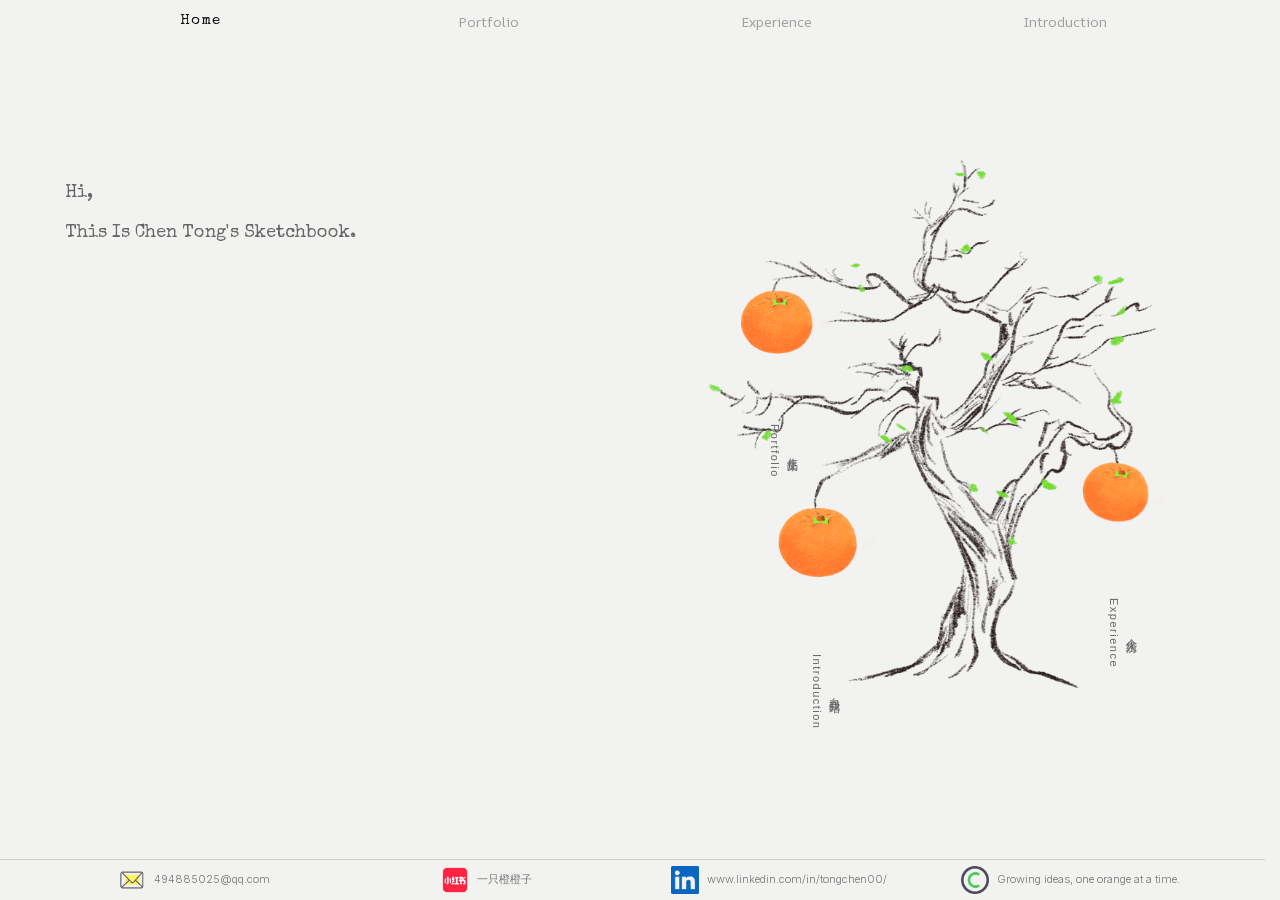
<file: index.html>
<!DOCTYPE html>
<html lang="zh-CN">
<head>
  <meta charset="UTF-8" />
  <meta name="viewport" content="width=1280">

  <link rel="icon" type="image/png" sizes="32x32" href="./favicon-32.png">
  <link rel="icon" type="image/png" sizes="16x16" href="./favicon-16.png">
  <link rel="apple-touch-icon" sizes="180x180" href="./apple-touch-icon.png">
  <link rel="icon" type="image/png" sizes="192x192" href="./favicon-192.png">

  <!-- SEO + 社交分享预览（OG / Twitter / 微信卡片） -->
  <meta name="description" content="4 年 AIGC 实战经验，覆盖内容生产全链路。手绘风格个人作品集，分享 IP/海报/AI 视频/工作流作品。">
  <meta property="og:type" content="website">
  <meta property="og:url" content="https://lidaqiang1997.github.io/chen-tong-portfolio/index.html">
  <meta property="og:title" content="陈彤 · AIGC Portfolio">
  <meta property="og:description" content="4 年 AIGC 实战经验，覆盖内容生产全链路。手绘风格个人作品集，分享 IP/海报/AI 视频/工作流作品。">
  <meta property="og:image" content="https://lidaqiang1997.github.io/chen-tong-portfolio/og-image.png">
  <meta property="og:image:width" content="1200">
  <meta property="og:image:height" content="630">
  <meta property="og:site_name" content="陈彤的小本子">
  <meta property="og:locale" content="zh_CN">
  <meta name="twitter:card" content="summary_large_image">
  <meta name="twitter:title" content="陈彤 · AIGC Portfolio">
  <meta name="twitter:description" content="4 年 AIGC 实战经验，覆盖内容生产全链路。手绘风格个人作品集，分享 IP/海报/AI 视频/工作流作品。">
  <meta name="twitter:image" content="https://lidaqiang1997.github.io/chen-tong-portfolio/og-image.png">    <title>陈彤 · AIGC Portfolio</title>
  <link rel="stylesheet" href="./fonts.css">
  <link rel="stylesheet" href="styles.css">
  <link rel="preload" as="image" href="./images/tree_new/tree.png" fetchpriority="high">
  <link rel="preload" as="image" href="./images/tree_new/orange1.png" fetchpriority="high">
  <link rel="preload" as="image" href="./images/tree_new/orange2.png" fetchpriority="high">
  <link rel="preload" as="image" href="./images/tree_new/orange3.png" fetchpriority="high">
  <link rel="prefetch" as="image" href="./images/portfolio/toptree.png">
  <link rel="prefetch" as="image" href="./images/portfolio/ip.png">
  <link rel="prefetch" as="image" href="./images/portfolio/chuangzuo.png">
  <link rel="prefetch" as="image" href="./images/portfolio/shipin.png">
  <link rel="prefetch" as="image" href="./images/portfolio/gongzuoliu.png">
</head>
<body class="home">

  <header>
    <nav class="nav code">
      <a class="brand" href="./index.html">Home</a>
      <a class="nav-1" href="./aigc.html">Portfolio</a>
      <a class="nav-2" href="./experience.html">Experience</a>
      <a class="nav-3" href="./about.html">Introduction</a>
    </nav>
  </header>

  <main class="hero-container">
    <section class="intro">
      <div class="intro-top">
        <h1 class="en-special">Hi,</h1>
        <h2 class="en-special">This Is Chen Tong's Sketchbook.</h2>
      </div>
      <div class="intro-cta">
        <p class="en-special">Let's Pick an orange.</p>
      </div>
    </section>

    <section class="visual">
      <div class="tree-wrap" aria-label="hand-drawn orange tree">
        <img class="tree" src="./images/tree_new/tree.png" alt="Orange tree" fetchpriority="high" />

        <!-- 飘落的叶子（6 片错开节奏） -->
        <div class="leaves-layer" aria-hidden="true">
          <img loading="lazy" class="leaf leaf-1" src="./images/tree/leaves.png" alt="" />
          <img loading="lazy" class="leaf leaf-2" src="./images/tree/leaves.png" alt="" />
          <img loading="lazy" class="leaf leaf-3" src="./images/tree/leaves.png" alt="" />
          <img loading="lazy" class="leaf leaf-4" src="./images/tree/leaves.png" alt="" />
          <img loading="lazy" class="leaf leaf-5" src="./images/tree/leaves.png" alt="" />
          <img loading="lazy" class="leaf leaf-6" src="./images/tree/leaves.png" alt="" />
        </div>

        <!-- 3 颗橙子，每颗对应一个子页面；位置用百分比，方便后续微调 -->
        <a class="orange-item portfolio" href="javascript:void(0)" data-target="./aigc.html">
          <img class="orange" fetchpriority="high" src="./images/tree_new/orange1.png" alt="" />
          <span class="orange-label cn-serif">作品集<br/>Portfolio</span>
        </a>
        <a class="orange-item experience" href="javascript:void(0)" data-target="./experience.html">
          <img class="orange" fetchpriority="high" src="./images/tree_new/orange2.png" alt="" />
          <span class="orange-label cn-serif">个人经历<br/>Experience</span>
        </a>
        <a class="orange-item introduction" href="javascript:void(0)" data-target="./about.html">
          <img class="orange" fetchpriority="high" src="./images/tree_new/orange3.png" alt="" />
          <span class="orange-label cn-serif">自我介绍<br/>Introduction</span>
        </a>
      </div>
    </section>
  </main>

  <footer>
    <div class="footer-inner code">
      <div class="footer-item">
        <img loading="lazy" class="footer-icon" src="./images/UI_new/Email.png" alt="Email" />
        <a href="mailto:494885025@qq.com">494885025@qq.com</a>
      </div>
      <div class="footer-item">
        <img loading="lazy" class="footer-icon" src="./images/UI_new/Rednote.png" alt="Rednote" />
        <a class="cn-serif" href="https://www.xiaohongshu.com/user/profile/608949a9000000000101de95?xsec_token=ABeM8Un3uuypA7dOGqYhXfcfPrAej8FT4cInKEH543rTo%3D&amp;xsec_source=pc_search" target="_blank" rel="noopener">一只橙橙子</a>
      </div>
      <div class="footer-item">
        <img loading="lazy" class="footer-icon" src="./images/UI_new/Linkedin.png" alt="LinkedIn" />
        <a href="https://www.linkedin.com/in/tongchen00/" target="_blank" rel="noopener">www.linkedin.com/in/tongchen00/</a>
      </div>
      <div class="footer-item">
        <img loading="lazy" class="footer-icon" src="./images/UI_new/Rights.png" alt="Rights" />
        <span>Growing ideas, one orange at a time.</span>
      </div>
    </div>
  </footer>

  <script>
    // 字符拆分入场动画（沿用）
    document.addEventListener('DOMContentLoaded', () => {
      const targets = [
        { sel:'.intro-top h1',  baseDelay:0.1 },
        { sel:'.intro-top h2',  baseDelay:0.2 },
        { sel:'.intro-cta p',   baseDelay:2   }
      ];
      targets.forEach(t => {
        const el = document.querySelector(t.sel);
        if(!el) return;
        const text = el.textContent;
        let html = '';
        for(let i=0;i<text.length;i++){
          const ch = text[i];
          const delay = t.baseDelay + Math.random()*0.8 + i*0.02;
          if(t.sel === '.intro-cta p'){
            const vanish = delay + 1 + 3 + Math.random()*0.5;
            html += `<span class="char" style="animation-name:floatUpChar,driftAway;animation-duration:1s,2s;animation-delay:${delay}s,${vanish}s;animation-fill-mode:forwards,forwards;">${ch}</span>`;
          } else {
            html += `<span class="char" style="animation-delay:${delay}s">${ch}</span>`;
          }
        }
        el.innerHTML = html;
      });
    });
  </script>

  <script>
    // 橙子交互：点击 → 掉落动画 → 跳转到对应页面
    const oranges = document.querySelectorAll('.orange-item');
    let isBusy = false;

    oranges.forEach(o => {
      o.addEventListener('click', e => {
        e.preventDefault();
        if (isBusy) return;
        isBusy = true;
        const target = o.dataset.target;
        o.classList.add('falling');
        // 下落动画 ~900ms 完成后跳转
        setTimeout(() => {
          window.location.href = target;
        }, 700);
      });
    });
  </script>
</body>
</html>
</file>
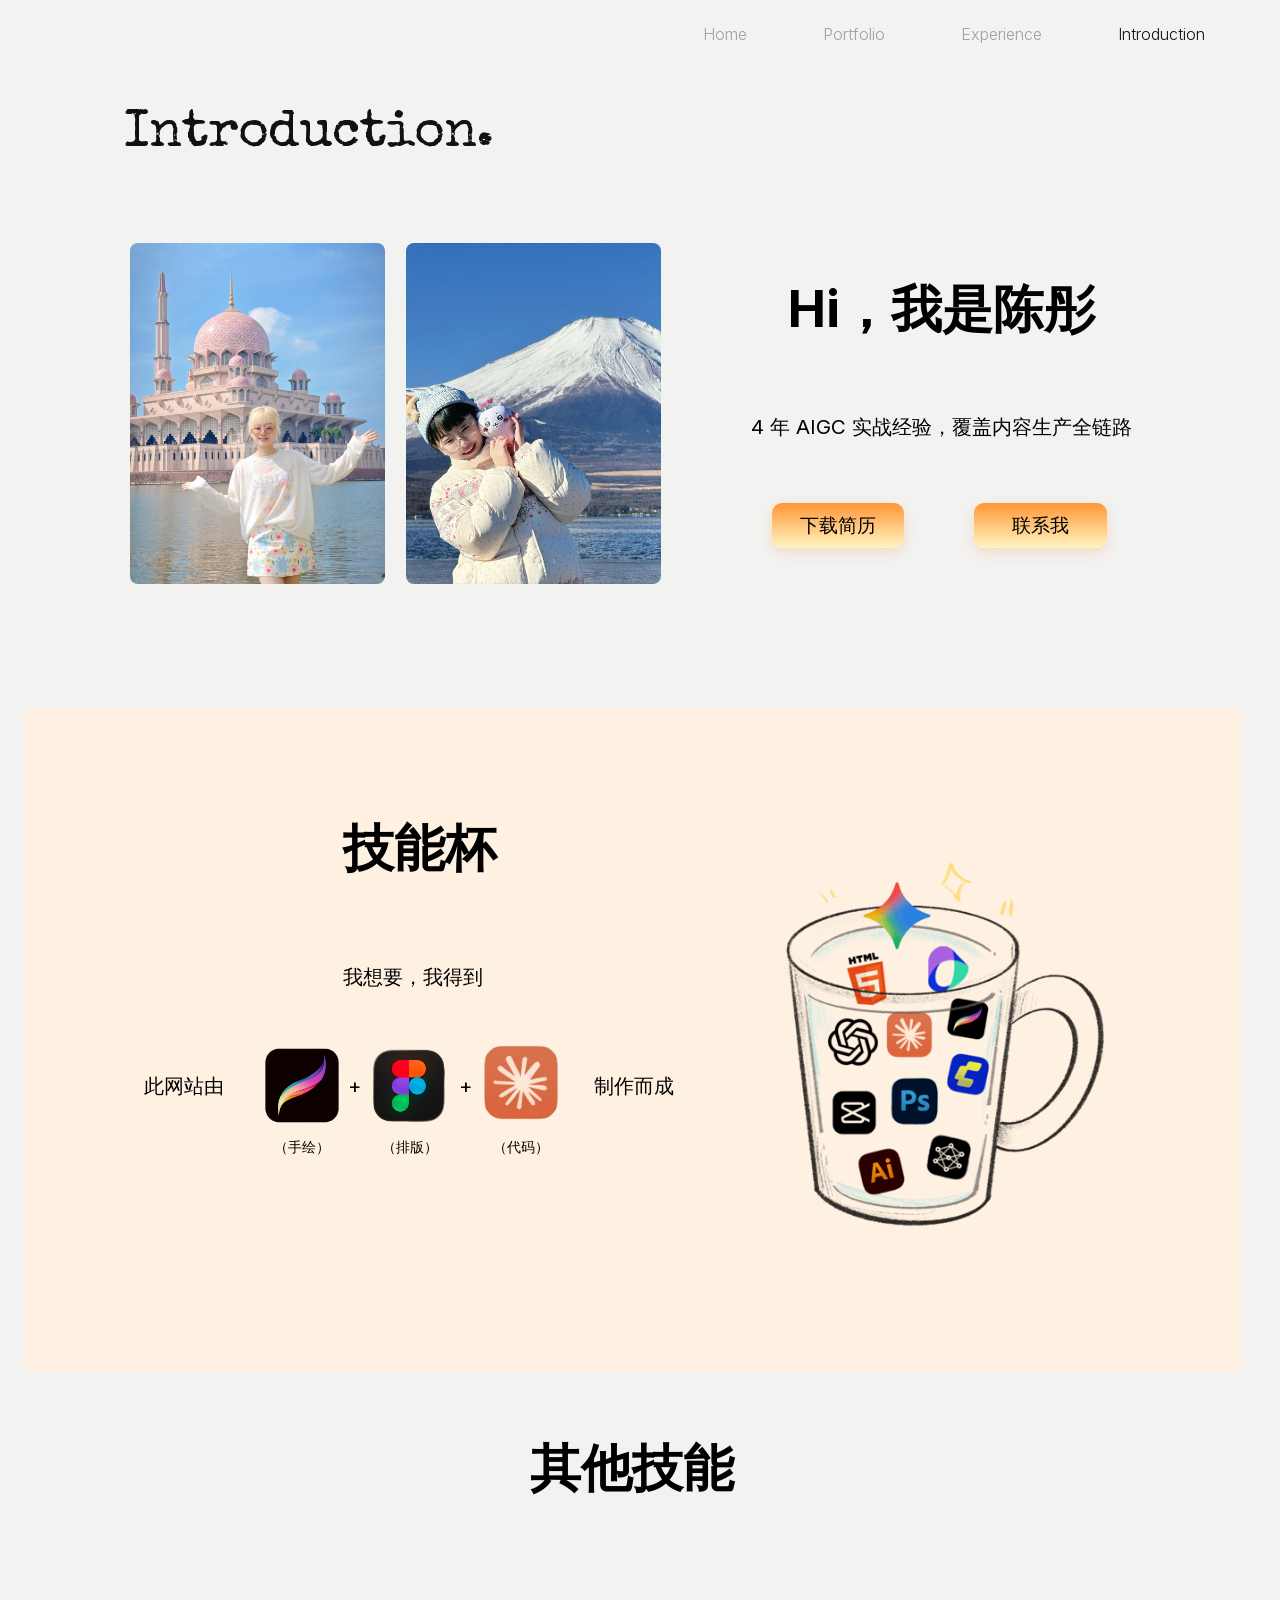
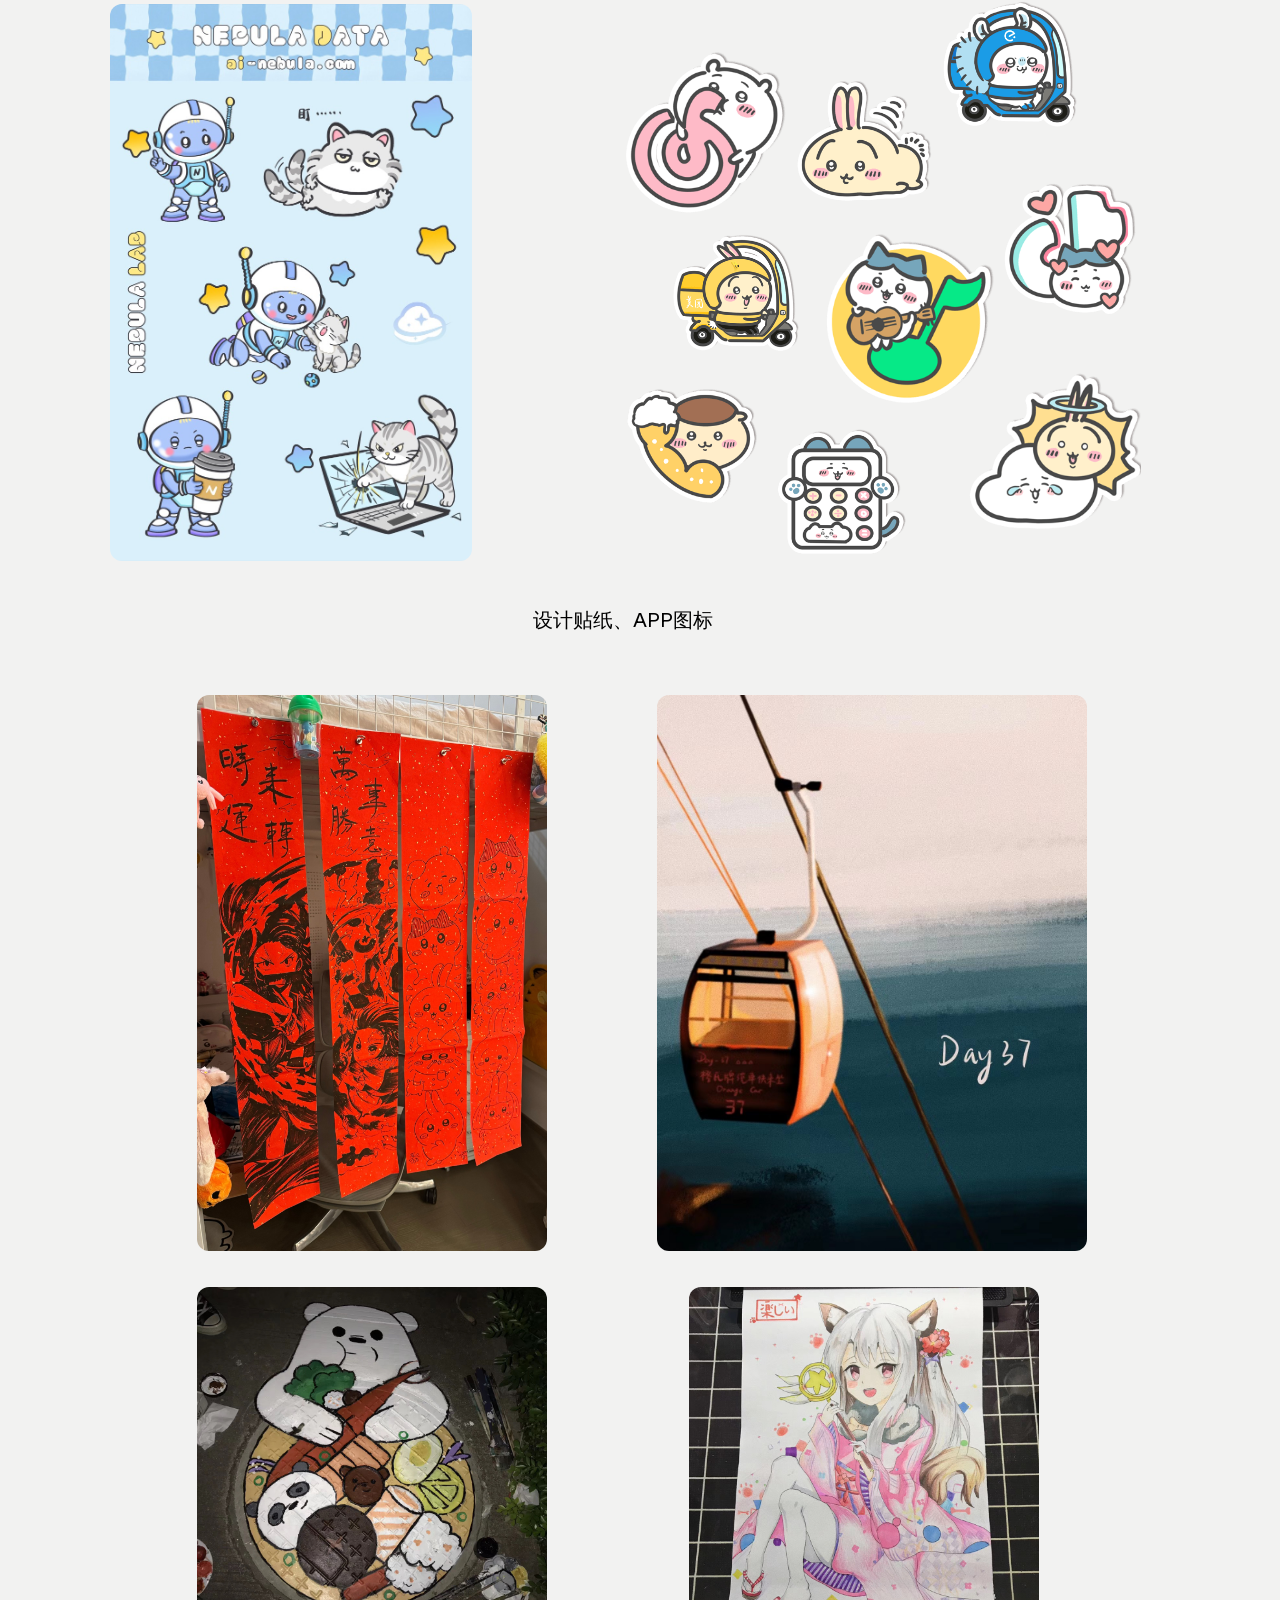
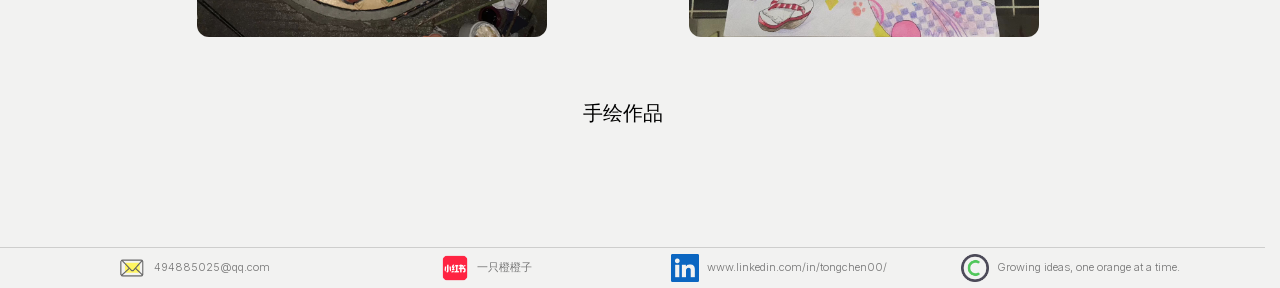
<file: about.html>
<!DOCTYPE html>
<html lang="zh-CN">
<head>
  <meta charset="UTF-8" />
  <meta name="viewport" content="width=1280">

  <link rel="icon" type="image/png" sizes="32x32" href="./favicon-32.png">
  <link rel="icon" type="image/png" sizes="16x16" href="./favicon-16.png">
  <link rel="apple-touch-icon" sizes="180x180" href="./apple-touch-icon.png">
  <link rel="icon" type="image/png" sizes="192x192" href="./favicon-192.png">

  <!-- SEO + 社交分享预览（OG / Twitter / 微信卡片） -->
  <meta name="description" content="4 年 AIGC 实战经验，覆盖内容生产全链路。手绘风格个人作品集，分享 IP/海报/AI 视频/工作流作品。">
  <meta property="og:type" content="website">
  <meta property="og:url" content="https://lidaqiang1997.github.io/chen-tong-portfolio/about.html">
  <meta property="og:title" content="About · 陈彤">
  <meta property="og:description" content="4 年 AIGC 实战经验，覆盖内容生产全链路。手绘风格个人作品集，分享 IP/海报/AI 视频/工作流作品。">
  <meta property="og:image" content="https://lidaqiang1997.github.io/chen-tong-portfolio/og-image.png">
  <meta property="og:image:width" content="1200">
  <meta property="og:image:height" content="630">
  <meta property="og:site_name" content="陈彤的小本子">
  <meta property="og:locale" content="zh_CN">
  <meta name="twitter:card" content="summary_large_image">
  <meta name="twitter:title" content="About · 陈彤">
  <meta name="twitter:description" content="4 年 AIGC 实战经验，覆盖内容生产全链路。手绘风格个人作品集，分享 IP/海报/AI 视频/工作流作品。">
  <meta name="twitter:image" content="https://lidaqiang1997.github.io/chen-tong-portfolio/og-image.png">    <title>About · 陈彤</title>
  <link rel="stylesheet" href="./fonts.css">
  <link rel="stylesheet" href="styles.css">
  <link rel="preload" as="image" href="./images/about/photo1.png" fetchpriority="high">
  <link rel="preload" as="image" href="./images/about/photo2.png" fetchpriority="high">
</head>
<body class="inner about">

  <header>
    <nav class="pnav">
      <a class="pnav-item" href="./index.html">Home</a>
      <a class="pnav-item" href="./aigc.html">Portfolio</a>
      <a class="pnav-item" href="./experience.html">Experience</a>
      <a class="pnav-item active" href="./about.html">Introduction</a>
    </nav>
  </header>

  <main>
    <div class="page-title">Introduction.</div>

    <div class="about-board">

      <!-- ===== part01 · Hi 我是陈彤 ===== -->
      <img class="ab-photo1" src="./images/about/photo1.png" alt="陈彤照片 1" fetchpriority="high" />
      <img class="ab-photo2" src="./images/about/photo2.png" alt="陈彤照片 2" fetchpriority="high" />
      <h1 class="ab-title-hi">Hi，我是陈彤</h1>
      <p class="ab-subtitle">4 年 AIGC 实战经验，覆盖内容生产全链路</p>
      <a class="ab-btn ab-btn-resume" href="./resume.pdf" download="陈彤-简历.pdf">下载简历</a>
      <a class="ab-btn ab-btn-contact" href="mailto:494885025@qq.com">联系我</a>

      <!-- ===== part02 · 技能杯 ===== -->
      <div class="ab-part02-bg"></div>
      <img loading="lazy" class="ab-skill-cup" src="./images/about/skill-cup.png" alt="技能杯" />
      <h2 class="ab-title-skill">技能杯</h2>
      <p class="ab-skill-tag">我想要，我得到</p>

      <p class="ab-tools-text ab-tools-text-1">此网站由</p>
      <img loading="lazy" class="ab-tool ab-tool-ps" src="./images/about/tool-ps.png" alt="Photoshop" />
      <span class="ab-plus ab-plus-1">+</span>
      <img loading="lazy" class="ab-tool ab-tool-figma" src="./images/about/tool-figma.png" alt="Figma" />
      <span class="ab-plus ab-plus-2">+</span>
      <img loading="lazy" class="ab-tool ab-tool-claude" src="./images/about/tool-claude.png" alt="Claude" />
      <p class="ab-tools-text ab-tools-text-2">制作而成</p>
      <p class="ab-tool-label ab-tool-label-1">（手绘）</p>
      <p class="ab-tool-label ab-tool-label-2">（排版）</p>
      <p class="ab-tool-label ab-tool-label-3">（代码）</p>

      <!-- ===== part03 · 其他技能 ===== -->
      <h2 class="ab-title-skills">其他技能</h2>

      <img loading="lazy" class="ab-sticker" src="./images/about/sticker.png" alt="贴纸 / APP 图标设计" />
      <p class="ab-sticker-label">设计贴纸、APP图标</p>

      <img loading="lazy" class="ab-icon ab-icon-163music"   src="./images/about/icon-163music.png"   alt="" />
      <img loading="lazy" class="ab-icon ab-icon-weibo"      src="./images/about/icon-weibo.png"      alt="" />
      <img loading="lazy" class="ab-icon ab-icon-meituan"    src="./images/about/icon-meituan.png"    alt="" />
      <img loading="lazy" class="ab-icon ab-icon-qqmusic"    src="./images/about/icon-qqmusic.png"    alt="" />
      <img loading="lazy" class="ab-icon ab-icon-eleme"      src="./images/about/icon-eleme.png"      alt="" />
      <img loading="lazy" class="ab-icon ab-icon-douyin"     src="./images/about/icon-douyin.png"     alt="" />
      <img loading="lazy" class="ab-icon ab-icon-phone"      src="./images/about/icon-phone.png"      alt="" />
      <img loading="lazy" class="ab-icon ab-icon-weather"    src="./images/about/icon-weather.png"    alt="" />
      <img loading="lazy" class="ab-icon ab-icon-calculator" src="./images/about/icon-calculator.png" alt="" />

      <img loading="lazy" class="ab-draw ab-draw-1" src="./images/about/draw1.png" alt="手绘作品 1" />
      <img loading="lazy" class="ab-draw ab-draw-2" src="./images/about/draw4.png" alt="手绘作品 2" />
      <img loading="lazy" class="ab-draw ab-draw-3" src="./images/about/draw3.png" alt="手绘作品 3" />
      <img loading="lazy" class="ab-draw ab-draw-4" src="./images/about/draw2.png" alt="手绘作品 4" />

      <p class="ab-draw-label">手绘作品</p>
    </div>
  </main>

  <footer>
    <div class="footer-inner code">
      <div class="footer-item">
        <img loading="lazy" class="footer-icon" src="./images/UI/Email.png" alt="Email" />
        <a href="mailto:494885025@qq.com">494885025@qq.com</a>
      </div>
      <div class="footer-item">
        <img loading="lazy" class="footer-icon" src="./images/UI/Rednote.png" alt="Rednote" />
        <a class="cn-serif" href="https://www.xiaohongshu.com/user/profile/608949a9000000000101de95?xsec_token=ABeM8Un3uuypA7dOGqYhXfcfPrAej8FT4cInKEH543rTo%3D&amp;xsec_source=pc_search" target="_blank" rel="noopener">一只橙橙子</a>
      </div>
      <div class="footer-item">
        <img loading="lazy" class="footer-icon" src="./images/UI/Linkedin.png" alt="LinkedIn" />
        <a href="https://www.linkedin.com/in/tongchen00/" target="_blank" rel="noopener">www.linkedin.com/in/tongchen00/</a>
      </div>
      <div class="footer-item">
        <img loading="lazy" class="footer-icon" src="./images/UI/Rights.png" alt="Rights" />
        <span>Growing ideas, one orange at a time.</span>
      </div>
    </div>
  </footer>
</body>
</html>
</file>
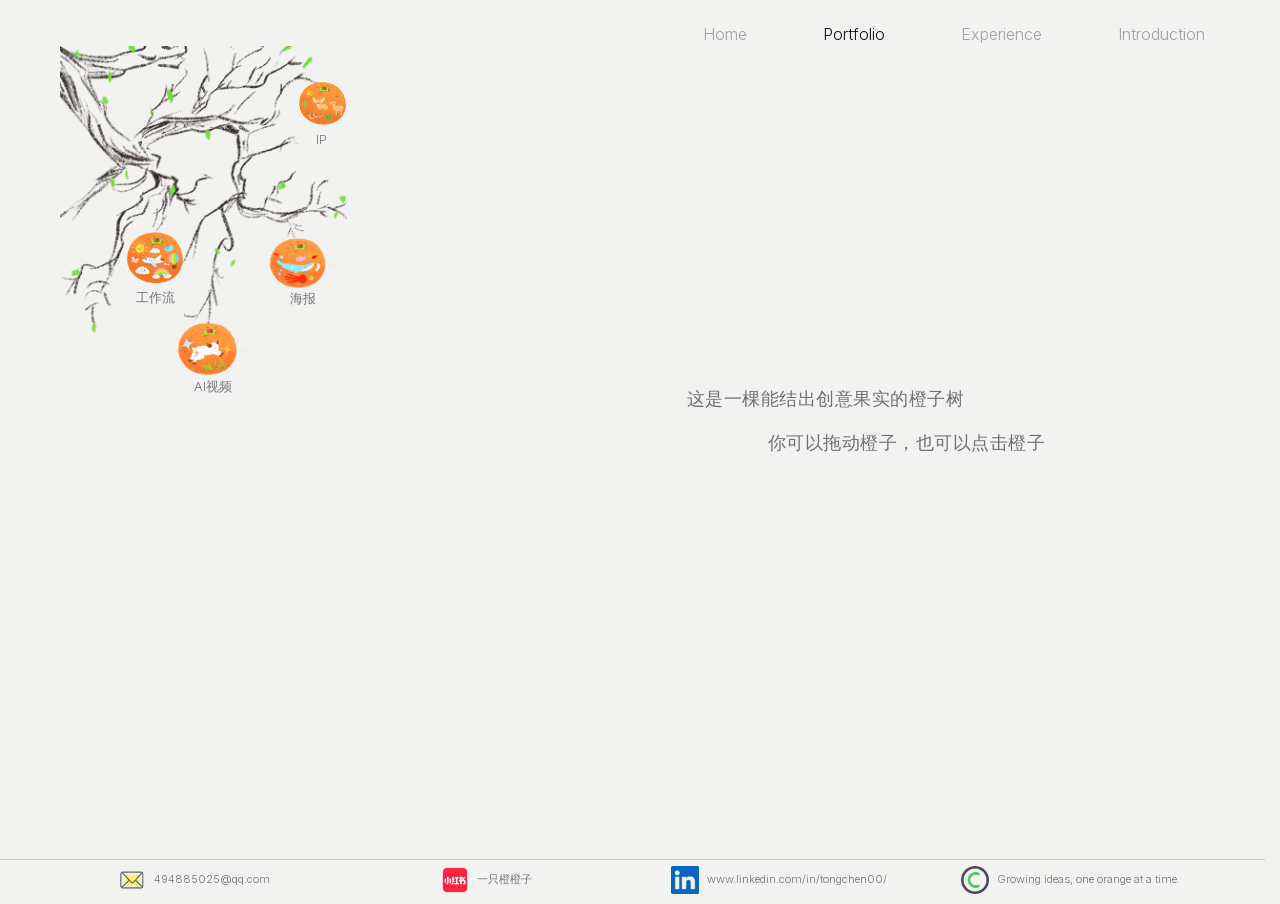
<file: aigc.html>
<!DOCTYPE html>
<html lang="zh-CN">
<head>
  <meta charset="UTF-8" />
  <meta name="viewport" content="width=1280">

  <link rel="icon" type="image/png" sizes="32x32" href="./favicon-32.png">
  <link rel="icon" type="image/png" sizes="16x16" href="./favicon-16.png">
  <link rel="apple-touch-icon" sizes="180x180" href="./apple-touch-icon.png">
  <link rel="icon" type="image/png" sizes="192x192" href="./favicon-192.png">

  <!-- SEO + 社交分享预览（OG / Twitter / 微信卡片） -->
  <meta name="description" content="4 年 AIGC 实战经验，覆盖内容生产全链路。手绘风格个人作品集，分享 IP/海报/AI 视频/工作流作品。">
  <meta property="og:type" content="website">
  <meta property="og:url" content="https://lidaqiang1997.github.io/chen-tong-portfolio/aigc.html">
  <meta property="og:title" content="Portfolio · 陈彤">
  <meta property="og:description" content="4 年 AIGC 实战经验，覆盖内容生产全链路。手绘风格个人作品集，分享 IP/海报/AI 视频/工作流作品。">
  <meta property="og:image" content="https://lidaqiang1997.github.io/chen-tong-portfolio/og-image.png">
  <meta property="og:image:width" content="1200">
  <meta property="og:image:height" content="630">
  <meta property="og:site_name" content="陈彤的小本子">
  <meta property="og:locale" content="zh_CN">
  <meta name="twitter:card" content="summary_large_image">
  <meta name="twitter:title" content="Portfolio · 陈彤">
  <meta name="twitter:description" content="4 年 AIGC 实战经验，覆盖内容生产全链路。手绘风格个人作品集，分享 IP/海报/AI 视频/工作流作品。">
  <meta name="twitter:image" content="https://lidaqiang1997.github.io/chen-tong-portfolio/og-image.png">    <title>Portfolio · 陈彤</title>
  <link rel="stylesheet" href="./fonts.css">
  <link rel="stylesheet" href="styles.css">
  <link rel="preload" as="image" href="./images/portfolio/toptree.png" fetchpriority="high">
  <link rel="preload" as="image" href="./images/portfolio/ip.png" fetchpriority="high">
  <link rel="preload" as="image" href="./images/portfolio/chuangzuo.png" fetchpriority="high">
  <link rel="preload" as="image" href="./images/portfolio/shipin.png" fetchpriority="high">
  <link rel="preload" as="image" href="./images/portfolio/gongzuoliu.png" fetchpriority="high">
</head>
<body class="portfolio">

  <header>
    <nav class="pnav">
      <a class="pnav-item" href="./index.html">Home</a>
      <a class="pnav-item active" href="./aigc.html">Portfolio</a>
      <a class="pnav-item" href="./experience.html">Experience</a>
      <a class="pnav-item" href="./about.html">Introduction</a>
    </nav>
  </header>

  <main class="portfolio-stage">
    <section class="portfolio-visual">
      <div class="ptree-wrap">
        <!-- 纯树（无橙子），来自 Figma toptree 原始填充 -->
        <img class="ptree" src="./images/portfolio/toptree.png" alt="orange tree" fetchpriority="high" />

        <!-- 4 颗橙子：单独 PNG + 文字标签，位置按 Figma 每个 group 的百分比 -->
        <a class="ptree-orange ip" href="javascript:void(0)" data-kind="ip"
           aria-label="IP 全链路创作">
          <img src="./images/portfolio/ip.png" alt="" fetchpriority="high" />
          <span class="ptree-label">IP</span>
        </a>
        <a class="ptree-orange chuangzuo" href="javascript:void(0)" data-kind="visual"
           data-peel="./images/oranges/ocean-peel-long.png" aria-label="海报创作">
          <img src="./images/portfolio/chuangzuo.png" alt="" fetchpriority="high" />
          <span class="ptree-label">海报</span>
        </a>
        <a class="ptree-orange shipin" href="javascript:void(0)" data-kind="video"
           data-peel="./images/oranges/grasslan-peel-long.png" aria-label="AI 短视频">
          <img src="./images/portfolio/shipin.png" alt="" fetchpriority="high" />
          <span class="ptree-label">AI视频</span>
        </a>
        <a class="ptree-orange gongzuoliu" href="javascript:void(0)" data-kind="workflow"
           aria-label="自动化工作流">
          <img src="./images/portfolio/gongzuoliu.png" alt="" fetchpriority="high" />
          <span class="ptree-label">工作流</span>
        </a>
      </div>
    </section>

    <section class="portfolio-cta">
      <h1 class="tap-hint">
        <span class="tap-line-1">这是一棵能结出创意果实的橙子树</span>
        <span class="tap-line-2">你可以拖动橙子，也可以点击橙子</span>
      </h1>
    </section>
  </main>

  <footer>
    <div class="footer-inner">
      <div class="footer-item">
        <img loading="lazy" class="footer-icon" src="./images/UI_new/Email.png" alt="Email" />
        <a href="mailto:494885025@qq.com">494885025@qq.com</a>
      </div>
      <div class="footer-item">
        <img loading="lazy" class="footer-icon" src="./images/UI_new/Rednote.png" alt="Rednote" />
        <a href="https://www.xiaohongshu.com/user/profile/608949a9000000000101de95?xsec_token=ABeM8Un3uuypA7dOGqYhXfcfPrAej8FT4cInKEH543rTo%3D&amp;xsec_source=pc_search" target="_blank" rel="noopener">一只橙橙子</a>
      </div>
      <div class="footer-item">
        <img loading="lazy" class="footer-icon" src="./images/UI_new/Linkedin.png" alt="LinkedIn" />
        <a href="https://www.linkedin.com/in/tongchen00/" target="_blank" rel="noopener">www.linkedin.com/in/tongchen00/</a>
      </div>
      <div class="footer-item">
        <img loading="lazy" class="footer-icon" src="./images/UI_new/Rights.png" alt="Rights" />
        <span>Growing ideas, one orange at a time.</span>
      </div>
    </div>
  </footer>

  <!-- 全屏弹窗（IP + 工作流共用骨架） -->
  <div class="fs-modal" id="fsModal" aria-hidden="true">
    <button class="fs-close code" id="fsClose" aria-label="Close">CLOSE ×</button>
    <div class="fs-modal-inner" id="fsContent"></div>
  </div>

  <!-- 皮 + 海报/视频横向展示（视频用） -->
  <div class="peel-board" id="peelBoard" aria-hidden="true"></div>
  <button class="peel-close code" id="peelClose" aria-label="Close">BACK ←</button>

  <!-- 创作橙子：拖动生长树枝 + 7 张海报随枝条出现 -->
  <div class="branch-stage" id="branchStage">
    <img loading="lazy" class="branch-svg" id="branchSvg" src="./images/portfolio/branch.svg" alt="" />
    <div class="branch-posters">
      <a class="bp" style="--x:7.14%"  data-n="1" data-src="./images/works/posters/p01.png" href="javascript:void(0)"></a>
      <a class="bp" style="--x:21.43%" data-n="2" data-src="./images/works/posters/p02.png" href="javascript:void(0)"></a>
      <a class="bp" style="--x:35.71%" data-n="3" data-src="./images/works/posters/p03.png" href="javascript:void(0)"></a>
      <a class="bp" style="--x:50.00%" data-n="4" data-src="./images/works/posters/p04.png" href="javascript:void(0)"></a>
      <a class="bp" style="--x:64.29%" data-n="5" data-src="./images/works/posters/p05.png" href="javascript:void(0)"></a>
      <a class="bp" style="--x:78.57%" data-n="6" data-src="./images/works/posters/p06.png" href="javascript:void(0)"></a>
      <a class="bp" style="--x:92.86%" data-n="7" data-src="./images/works/posters/p07.png" href="javascript:void(0)"></a>
    </div>
  </div>

  <!-- 视频橙子：拖动生长树枝 + 6 个视频随枝条出现 -->
  <div class="branch-stage branch-stage-video" id="branchStageVideo">
    <img loading="lazy" class="branch-svg" id="branchSvgVideo" src="./images/portfolio/branch.svg" alt="" />
    <div class="branch-posters">
      <div class="bv" style="--x:8.33%"  data-n="1" data-src="./images/works/videos/v01.mp4">
        <a class="bv-player" href="javascript:void(0)"></a>
        <span class="bv-label">美妆个护</span>
      </div>
      <div class="bv" style="--x:25.00%" data-n="2" data-src="./images/works/videos/v02.mp4">
        <a class="bv-player" href="javascript:void(0)"></a>
        <span class="bv-label">箱包配饰</span>
      </div>
      <div class="bv" style="--x:41.67%" data-n="3" data-src="./images/works/videos/v03.mp4">
        <a class="bv-player" href="javascript:void(0)"></a>
        <span class="bv-label">服装服饰</span>
      </div>
      <div class="bv" style="--x:58.33%" data-n="4" data-src="./images/works/videos/v04.mp4">
        <a class="bv-player" href="javascript:void(0)"></a>
        <span class="bv-label">美食餐饮</span>
      </div>
      <div class="bv" style="--x:75.00%" data-n="5" data-src="./images/works/videos/v05.mp4">
        <a class="bv-player" href="javascript:void(0)"></a>
        <span class="bv-label">智能制造</span>
      </div>
      <div class="bv" style="--x:91.67%" data-n="6" data-src="./images/works/videos/v06.mp4">
        <a class="bv-player" href="javascript:void(0)"></a>
        <span class="bv-label">天马行空</span>
      </div>
    </div>
  </div>

  <!-- 视频播放弹窗（点击视频卡打开） -->
  <div class="video-modal" id="videoModal" aria-hidden="true">
    <button class="video-modal-close code" id="videoModalClose" aria-label="Close">CLOSE ×</button>
    <video preload="none" class="video-modal-player" id="videoModalPlayer" controls playsinline></video>
  </div>

  <!-- 海报点击放大 -->
  <div class="img-modal" id="imgModal">
    <img loading="lazy" id="imgModalSrc" alt="" />
  </div>

  <script>
    // ======= 双行中文提示字符级入场动画 =======
    document.addEventListener('DOMContentLoaded', () => {
      document.querySelectorAll('.tap-line-1, .tap-line-2').forEach(el => {
        const text = el.textContent;
        let html = '';
        for(let i=0;i<text.length;i++){
          const ch = text[i];
          const delay = 0.2 + Math.random()*0.6 + i*0.02;
          html += `<span class="char" style="animation-delay:${delay}s">${ch}</span>`;
        }
        el.innerHTML = html;
      });
    });

    // ======= Element refs =======
    const oranges     = document.querySelectorAll('.ptree-orange');
    const peelBoard   = document.getElementById('peelBoard');
    const peelClose   = document.getElementById('peelClose');
    const fsModal     = document.getElementById('fsModal');
    const fsContent   = document.getElementById('fsContent');
    const fsClose     = document.getElementById('fsClose');
    const imgModal    = document.getElementById('imgModal');
    const imgModalSrc = document.getElementById('imgModalSrc');

    const chuangzuo   = document.querySelector('.ptree-orange.chuangzuo');
    const shipin      = document.querySelector('.ptree-orange.shipin');

    // ======= 设置海报背景图（创作用）=======
    document.querySelectorAll('.bp').forEach(p => {
      if (p.dataset.src) p.style.backgroundImage = `url('${p.dataset.src}')`;
    });
    // ======= 设置视频封面（AI视频 6 个 + step03 2 个，统一处理）=======
    document.querySelectorAll('.bv').forEach(v => {
      const n = v.dataset.n;
      if (n) {
        const player = v.querySelector('.bv-player');
        if (player) player.style.backgroundImage = `url('./images/works/videos/v0${n}-cover.jpg')`;
      }
    });
    document.querySelectorAll('.bv-player[data-cover]').forEach(p => {
      p.style.backgroundImage = `url('${p.dataset.cover}')`;
    });

    // ======= Orange click 分流（创作/视频走拖拽，其它走 click） =======
    oranges.forEach(o => {
      const kind = o.dataset.kind;
      if (kind === 'visual' || kind === 'video') return;   // drag 独立处理
      o.addEventListener('click', e => {
        e.preventDefault();
        if (kind === 'ip' || kind === 'workflow') {
          openFullscreen(kind);
        } else {
          openPeel(kind, o.dataset.peel);
        }
      });
    });

    // ======= 拖拽生长工厂：两颗橙子共用 =======
    const dragInstances = [];     // 用来做互斥：拖一颗时另一颗自动收回

    function initDrag(orange, branchStage, branchSvg, items){
      if (!orange || !branchStage) return;
      let progress = 0, dragging = false, didDrag = false, dragStartX = 0, baseProgress = 0, MAX_DRAG = 700;
      let rafId = null;

      function position(){
        const rect = orange.getBoundingClientRect();
        const ps = document.querySelector('.portfolio-stage').getBoundingClientRect();
        // 起点：Figma 实测的 (52.5%, 13.1%) 偏移位置（橙子挂柄）
        const left  = rect.left + rect.width * 0.525 - ps.left;
        const top   = rect.top  + rect.height * 0.131 - ps.top;
        const width = window.innerWidth - (rect.left + rect.width * 0.525) - 30;
        branchStage.style.left  = left + 'px';
        branchStage.style.top   = top + 'px';
        branchStage.style.width = width + 'px';
        MAX_DRAG = Math.max(280, width - 60);
        render();
      }

      function render(){
        orange.style.transform = `translateX(${progress * MAX_DRAG}px)`;
        branchSvg.style.clipPath = `inset(0 ${(1 - progress) * 100}% 0 0)`;
        items.forEach((it, i) => {
          const threshold = (i + 0.5) / items.length;
          it.classList.toggle('revealed', progress >= threshold);
        });
        // 只要有任一橙子进度 > 0.02 就标记为 pulled（给 CSS 做 tap-hint 隐藏用）
        branchStage.classList.toggle('branch-active', progress > 0.02);
      }

      // 平滑收回：progress 从当前值缓动到 0（ease-out-cubic, 350ms）
      function collapse(){
        if (dragging) return;
        if (progress < 0.01) return;
        if (rafId) cancelAnimationFrame(rafId);
        orange.classList.add('collapsing');
        const startP = progress;
        const t0 = performance.now();
        (function step(t){
          if (dragging) { orange.classList.remove('collapsing'); rafId = null; return; }
          const k = Math.min(1, ((t || performance.now()) - t0) / 350);
          const eased = 1 - Math.pow(1 - k, 3);
          progress = startP * (1 - eased);
          render();
          if (k < 1) rafId = requestAnimationFrame(step);
          else { orange.classList.remove('collapsing'); rafId = null; }
        })(t0);
      }

      orange.addEventListener('pointerdown', e => {
        e.preventDefault();
        // 先取消自己的收回动画（如果有）
        if (rafId) { cancelAnimationFrame(rafId); rafId = null; orange.classList.remove('collapsing'); }
        // 收回其它橙子（互斥：避免重叠）
        dragInstances.forEach(inst => { if (inst.orange !== orange) inst.collapse(); });

        dragging = true;
        didDrag = false;
        dragStartX = e.clientX;
        baseProgress = progress;
        try { orange.setPointerCapture(e.pointerId); } catch(_){}
        orange.classList.add('dragging');
        document.body.classList.add('is-dragging');
      });

      window.addEventListener('pointermove', e => {
        if (!dragging) return;
        const deltaX = e.clientX - dragStartX;
        if (Math.abs(deltaX) > 5) didDrag = true;
        progress = Math.max(0, Math.min(1, baseProgress + deltaX / MAX_DRAG));
        render();
      });

      window.addEventListener('pointerup', () => {
        if (!dragging) return;
        dragging = false;
        orange.classList.remove('dragging');
        document.body.classList.remove('is-dragging');
        // 没有发生拖动（即点击）→ 缓动展开到全部
        if (!didDrag) {
          if (rafId) cancelAnimationFrame(rafId);
          const startP = progress;
          const target = 1;
          const t0 = performance.now();
          (function step(t){
            if (dragging) { rafId = null; return; }
            const k = Math.min(1, ((t || performance.now()) - t0) / 600);
            const eased = 1 - Math.pow(1 - k, 3);
            progress = startP + (target - startP) * eased;
            render();
            if (k < 1) rafId = requestAnimationFrame(step);
            else rafId = null;
          })(t0);
        }
      });

      const instance = { orange, position, render, collapse };
      dragInstances.push(instance);
      return instance;
    }

    // 两颗橙子各自初始化
    const dragC = initDrag(chuangzuo,
      document.getElementById('branchStage'),
      document.getElementById('branchSvg'),
      document.querySelectorAll('.bp'));
    const dragV = initDrag(shipin,
      document.getElementById('branchStageVideo'),
      document.getElementById('branchSvgVideo'),
      document.querySelectorAll('.bv'));

    function positionAll(){ dragC && dragC.position(); dragV && dragV.position(); }
    window.addEventListener('resize', positionAll);
    window.addEventListener('load',  positionAll);
    document.querySelector('.ptree').addEventListener('load', positionAll);
    setTimeout(positionAll, 200);

    // 海报点击放大
    document.querySelectorAll('.bp').forEach(p => {
      p.addEventListener('click', e => {
        e.preventDefault();
        e.stopPropagation();
        imgModalSrc.src = p.dataset.src;
        imgModal.classList.add('active');
      });
    });

    // 视频点击：弹出视频播放 modal
    const videoModal       = document.getElementById('videoModal');
    const videoModalPlayer = document.getElementById('videoModalPlayer');
    const videoModalClose  = document.getElementById('videoModalClose');

    function openVideo(src){
      if (!src) { alert('视频还没放上去，等我把 v0X.mp4 上传后再点 🍊'); return; }
      videoModalPlayer.src = src;
      videoModal.classList.add('active');
      videoModal.setAttribute('aria-hidden', 'false');
      document.body.classList.add('modal-open');
      setTimeout(() => { videoModalPlayer.play().catch(()=>{}); }, 250);
    }
    function closeVideo(){
      videoModalPlayer.pause();
      videoModalPlayer.currentTime = 0;
      videoModalPlayer.removeAttribute('src');
      videoModalPlayer.load();
      videoModal.classList.remove('active');
      videoModal.setAttribute('aria-hidden', 'true');
      document.body.classList.remove('modal-open');
    }
    videoModalClose.addEventListener('click', closeVideo);
    videoModal.addEventListener('click', e => {
      if (e.target === videoModal) closeVideo();
    });

    document.querySelectorAll('.bv-player').forEach(btn => {
      btn.addEventListener('click', e => {
        e.preventDefault();
        e.stopPropagation();
        const wrap = btn.closest('.bv');
        const src = btn.dataset.src || (wrap && wrap.dataset.src);
        openVideo(src);
      });
    });

    // ======= 皮 + 海报/视频 横向展示 =======
    function openPeel(kind, peelSrc){
      const count  = kind === 'visual' ? 5 : 6;
      const isVideo = kind === 'video';

      let items = '';
      for(let i = 1; i <= count; i++){
        const playIcon = isVideo ? '<div class="peel-play">▶</div>' : '';
        items += `
          <div class="peel-item ${isVideo ? 'is-video' : ''}" data-n="${i}" style="animation-delay:${0.1 + i*0.1}s">
            <div class="peel-thumb">
              ${playIcon}
              <span class="peel-no">No.${String(i).padStart(2,'0')}</span>
            </div>
            <div class="peel-cap">${isVideo ? '视频' : '海报'} ${i}</div>
          </div>
        `;
      }

      peelBoard.innerHTML = `
        ${peelSrc ? `<img loading="lazy" class="peel-long" src="${peelSrc}" alt="" aria-hidden="true" />` : ''}
        <div class="peel-items">${items}</div>
      `;

      peelBoard.classList.add('active');
      peelBoard.setAttribute('aria-hidden', 'false');
      document.body.classList.add('modal-open');

      peelBoard.querySelectorAll('.peel-item').forEach(el => {
        el.addEventListener('click', () => {
          if (isVideo) {
            alert('视频播放（占位）\nNo.' + el.dataset.n);
          } else {
            imgModalSrc.src = makePlaceholderPoster(el.dataset.n);
            imgModal.classList.add('active');
          }
        });
      });
    }

    function closePeel(){
      peelBoard.classList.remove('active');
      peelBoard.setAttribute('aria-hidden', 'true');
      document.body.classList.remove('modal-open');
      setTimeout(() => { peelBoard.innerHTML = ''; }, 500);
    }
    peelClose.addEventListener('click', closePeel);

    // ======= 全屏弹窗 (IP + 工作流) =======
    function openFullscreen(kind){
      // 打开前先收回任何拖出的橙子（创作 / 视频），回到 Portfolio 主页状态
      dragInstances.forEach(inst => inst.collapse());
      fsContent.innerHTML = kind === 'ip' ? renderIP() : renderWorkflow();
      fsModal.classList.add('active');
      fsModal.scrollTop = 0;
      fsModal.setAttribute('aria-hidden', 'false');
      document.body.classList.add('modal-open');

      // 弹窗内动态生成的视频卡：设置封面 + 绑点击播放
      fsContent.querySelectorAll('.bv-player[data-cover]').forEach(p => {
        p.style.backgroundImage = `url('${p.dataset.cover}')`;
      });
      fsContent.querySelectorAll('.bv-player').forEach(btn => {
        btn.addEventListener('click', e => {
          e.preventDefault();
          e.stopPropagation();
          openVideo(btn.dataset.src);
        });
      });
      fsContent.querySelectorAll('.ip-shot').forEach(shot => {
        shot.addEventListener('click', e => {
          e.preventDefault();
          e.stopPropagation();
          imgModalSrc.src = shot.dataset.src;
          imgModal.classList.add('active');
        });
      });
    }
    function closeFullscreen(){
      // 同时关掉嵌套打开的图片放大弹窗 / 视频弹窗，避免回到主页面后还残留
      if (imgModal.classList.contains('active')) closeImgModal();
      if (videoModal.classList.contains('active')) closeVideo();
      fsModal.classList.remove('active');
      fsModal.setAttribute('aria-hidden', 'true');
      document.body.classList.remove('modal-open');
      setTimeout(() => { fsContent.innerHTML = ''; }, 500);
    }
    fsClose.addEventListener('click', closeFullscreen);

    // ======= ESC + 背景点击关闭 =======
    document.addEventListener('keydown', e => {
      if (e.key !== 'Escape') return;
      if (videoModal.classList.contains('active')) closeVideo();
      else if (imgModal.classList.contains('active')) closeImgModal();
      else if (fsModal.classList.contains('active')) closeFullscreen();
      else if (peelBoard.classList.contains('active')) closePeel();
    });
    imgModal.addEventListener('click', closeImgModal);
    function closeImgModal(){
      imgModal.classList.remove('active');
      setTimeout(() => { imgModalSrc.src = ''; }, 300);
    }

    // ======= 占位海报 =======
    function makePlaceholderPoster(n){
      const svg = `
        <svg xmlns='http://www.w3.org/2000/svg' viewBox='0 0 900 1600' width='900' height='1600'>
          <defs>
            <linearGradient id='g' x1='0' y1='0' x2='0' y2='1'>
              <stop offset='0' stop-color='#fff5ec'/>
              <stop offset='1' stop-color='#ffe6c7'/>
            </linearGradient>
          </defs>
          <rect width='900' height='1600' fill='url(%23g)'/>
          <text x='450' y='300' text-anchor='middle' font-family='Special Elite' font-size='80' fill='%23f29a4a'>POSTER ${n}</text>
          <text x='450' y='400' text-anchor='middle' font-family='Source Code Pro' font-size='24' fill='%23999'>9:16 · 占位长图</text>
        </svg>
      `;
      return 'data:image/svg+xml;utf8,' + encodeURIComponent(svg);
    }

    // ======= IP 时间线内容 =======
    function renderIP(){
      return `
        <h1 class="fs-title">IP 角色设计</h1>
        <p class="fs-subtitle">
          <strong>项目背景：</strong>基于公司现有吉祥物小猫 Data，打造专属 3D 拟人化角色，用于运营 AI 技术科普官方账号。<br/><br/>
          <strong>核心目标：</strong>保留品牌原生识别度的同时，赋予角色科技感与亲和力，适配短视频平台传播特性。
        </p>
        <div class="timeline">
          <div class="timeline-node">
            <div class="timeline-step">STEP 01 · 设计</div>
            <div class="timeline-h">AI 辅助概念生成</div>
            <div class="timeline-body">
              <p><strong>输入：</strong>上传 Data 猫实拍照片 + 手绘手稿（美短花纹、猫耳朵帽子、卷发）</p>
              <p><strong>生成：</strong>通过精准 Prompt 引导 AI 产出 Q 版拟人风格初稿</p>
              <p><strong>判断：</strong>AI 生成版本完整保留了品牌核心识别元素，但风格缺乏记忆点，不断细化</p>
            </div>
            <img loading="lazy" class="timeline-img" src="./images/works/ip/step01-sketch-web.png" alt="参照 · 初稿 · 过程 · 终稿" />
          </div>
          <div class="timeline-node">
            <div class="timeline-step">STEP 02 · 量产</div>
            <div class="timeline-h">AI 全链路赋能</div>
            <div class="timeline-body">
              <p><strong>效率：</strong>基于统一角色基底，一键生成表情、换装、动作、海报、三视图、周边</p>
              <p><strong>规范：</strong>建立完整 3D 视觉资产库，确保所有物料风格统一</p>
              <p><strong>交付：</strong>3 天内完成全套运营物料制作，大幅缩短项目周期</p>
            </div>
            <div class="step02-media">
              <img loading="lazy" class="media-outfits"  src="./images/works/ip/step02-sketch-web.png" alt="Data 酱换装 & 表情包" />
              <div class="media-animated-wrap">
                <video class="media-animated" src="./images/works/ip/data-web.mp4" autoplay loop muted playsinline preload="metadata"></video>
              </div>
            </div>
            <!-- 三视图 + 周边 + 海报 -->
            <img loading="lazy" class="timeline-img step02-extra" src="./images/works/ip/step03-sketch-web.png" alt="Data 酱三视图 & 周边 & 海报" />
          </div>
          <div class="timeline-node">
            <div class="timeline-step">STEP 03 · 上线</div>
            <div class="timeline-h">从设计到运营</div>
            <div class="timeline-body">
              <p><strong>冷启动：</strong>制作头像、封面模板、动态表情包等基础物料</p>
              <p><strong>内容：</strong>基于 3D 角色产出 AI 科普短视频内容</p>
              <p><strong>搭建：</strong>首月完成账号基础搭建，进入常态化运营阶段</p>
            </div>
            <div class="step03-layout">
              <div class="step03-left">
                <a class="step03-avatar-link" href="https://www.xiaohongshu.com/user/profile/68c28c8d0000000019010ef7?xsec_token=ABPSlFaeQjuJcKd2lrpcUtEYLAq_oq2IMIG2usX8Av1II%3D&amp;xsec_source=pc_search" target="_blank" rel="noopener" aria-label="Data 酱小红书主页">
                  <img loading="lazy" class="step03-avatar" src="./images/works/ip/step06-sketch.png" alt="Data 酱头像" />
                  <span class="step03-hint">点击查看</span>
                </a>
                <img loading="lazy" class="step03-main" src="./images/works/ip/step05-sketch.png" alt="Data 账号主页" />
              </div>
              <div class="step03-right">
                <div class="step03-videos">
                  <div class="step03-video">
                    <a class="bv-player"
                       data-src="./images/works/videos/ip01.mp4"
                       data-cover="./images/works/videos/ip04-cover.jpg"
                       href="javascript:void(0)"></a>
                    <span class="bv-label">创意</span>
                  </div>
                  <div class="step03-video">
                    <a class="bv-player"
                       data-src="./images/works/videos/ip02.mp4"
                       data-cover="./images/works/videos/ip05-cover.jpg"
                       href="javascript:void(0)"></a>
                    <span class="bv-label">Vlog</span>
                  </div>
                  <div class="step03-video">
                    <a class="bv-player"
                       data-src="./images/works/videos/ip03.mp4"
                       data-cover="./images/works/videos/ip06-cover.jpg"
                       href="javascript:void(0)"></a>
                    <span class="bv-label">教程</span>
                  </div>
                </div>
              </div>
            </div>
          </div>
          <div class="timeline-node">
            <div class="timeline-step">STEP 04 · 成果</div>
            <div class="timeline-h">两周市场验证</div>
            <div class="timeline-body">
              <p><strong>数据：</strong>账号上线 2 周，小红书单条换装视频点赞破 200，直接给账号带来涨粉 200+</p>
              <p><strong>反馈：</strong>IP 形象获得用户认可，评论区正向互动</p>
              <p><strong>价值：</strong>完整验证 "AI 辅助 IP 设计 + 内容量产" 模式，为公司后续 AI 内容矩阵提供可复制方法论</p>
            </div>
            <div class="ip-shots">
              <a class="ip-shot" href="javascript:void(0)" data-src="./images/works/ip/shot01.png">
                <img loading="lazy" src="./images/works/ip/shot01.png" alt="数据截图 1" />
              </a>
              <a class="ip-shot" href="javascript:void(0)" data-src="./images/works/ip/shot02.jpg">
                <img loading="lazy" src="./images/works/ip/shot02.jpg" alt="数据截图 2" />
              </a>
              <a class="ip-shot" href="javascript:void(0)" data-src="./images/works/ip/shot03.png">
                <img loading="lazy" src="./images/works/ip/shot03.png" alt="数据截图 3" />
              </a>
              <a class="ip-shot" href="javascript:void(0)" data-src="./images/works/ip/shot04.png">
                <img loading="lazy" src="./images/works/ip/shot04.png" alt="数据截图 4" />
              </a>
            </div>
          </div>
        </div>
      `;
    }

    // ======= 工作流占位 =======
    function renderWorkflow(){
      return `
        <h1 class="fs-title">跨行业 AI 内容体系</h1>
        <p class="fs-tagline">从解决客户痛点，到打造跨行业通用的 AI 生产方法论</p>
        <p class="fs-subtitle">
          <strong>项目背景：</strong>针对客户零散用 AI、平台 80% 功能闲置痛点，输出标准化指南 + ComfyUI 工作流，验证跨行业复用性。<br/><br/>
          <strong>核心目标：</strong>
        </p>
        <ul class="fs-targets">
          <li>零 AI 基础人员 10 分钟上手，内容生产效率提升 3 倍</li>
          <li>实现从"手动分步操作"到"一键自动化工作流"的升级</li>
          <li>验证方法论的跨行业通用性，赋能电商、游戏、短剧等全场景</li>
        </ul>
        <div class="timeline">

          <div class="timeline-node">
            <div class="timeline-step">STAGE 01 · 从 0 到 1</div>
            <div class="timeline-h">标准化交付</div>
            <div class="timeline-body">
              <p><strong>问题：</strong>客户只会零散用文生图，80% 平台功能闲置，内容产出效率极低</p>
              <p><strong>行动：</strong>调研箱包品牌客户的实际需求，梳理出 8 个高频使用场景</p>
              <p><strong>成果：</strong>测试了平台内所有主流模型的效果，输出了精准的工具选型对照表，编写多个可直接复制的提示词模板，平均提升客户内容产出效率 3 倍。文档已交付给 5 家付费客户使用，平台使用率提升 40%</p>
            </div>

            <div class="wf-showcase">
              <div class="wf-board">
                <img loading="lazy" class="wf-b-guide" src="./images/works/workflow/stage01/box-art.png" alt="指南封面" />
                <div class="wf-b-intro">
                  <p><strong>项目：</strong>电商包包品类 AI 提示词指南</p>
                  <p><strong>贡献：</strong>封装复杂操作，提升平台使用率</p>
                </div>

                <img loading="lazy" class="wf-b-bag-1" src="./images/works/workflow/stage01/bag-01.png" alt="" />

                <div class="wf-b-prompt wf-b-pos-change">
                  <div class="wf-b-card">prompt：更换包包的材质，替换成鳄鱼纹压花材质 / 金属铆钉材质等。</div>
                  <div class="wf-b-tag">变更材质</div>
                </div>
                <img loading="lazy" class="wf-b-prod-1" src="./images/works/workflow/stage01/product-01.png" alt="" />
                <img loading="lazy" class="wf-b-prod-2" src="./images/works/workflow/stage01/product-02.png" alt="" />
                <img loading="lazy" class="wf-b-prod-3" src="./images/works/workflow/stage01/product-03.png" alt="" />

                <img loading="lazy" class="wf-b-bag-2" src="./images/works/workflow/stage01/bag-01.png" alt="" />

                <img loading="lazy" class="wf-b-gen-1" src="./images/works/workflow/stage01/gen-01.png" alt="" />
                <img loading="lazy" class="wf-b-gen-2" src="./images/works/workflow/stage01/gen-02.png" alt="" />
                <div class="wf-b-prompt wf-b-pos-poster">
                  <div class="wf-b-card">prompt：生成该包包的商品详情页，突出铆钉材质、时尚美观实用场景，高级简约。</div>
                  <div class="wf-b-tag">电商海报</div>
                </div>

                <img loading="lazy" class="wf-b-bag-3" src="./images/works/workflow/stage01/bag-01.png" alt="" />

                <div class="wf-b-prompt wf-b-pos-video">
                  <div class="wf-b-card">按分镜去生成每一分镜的画面。<br/>先文生图，再图生视频。</div>
                  <div class="wf-b-tag">营销视频</div>
                </div>
                <a class="wf-b-video-slot bv-player" data-src="./images/works/workflow/stage01/marketing.mp4" href="javascript:void(0)" aria-label="播放营销视频">
                  <video class="wf-b-video-preview" src="./images/works/workflow/stage01/marketing.mp4#t=0.1" preload="metadata" muted playsinline></video>
                </a>

                <div class="wf-b-footnote">（完整文档可在面试时候提供）</div>
              </div>
            </div>
          </div>

          <div class="timeline-node">
            <div class="timeline-step">STAGE 02 · 从 1 到 N</div>
            <div class="timeline-h">自动化提效</div>
            <div class="timeline-body">
              <p><strong>问题：</strong>标准化指南仍需人工分步操作，复制提示词、参数调整、抠图调色、批量导出重复劳动占比高</p>
              <p><strong>行动：</strong>自学 ComfyUI 节点，拆解传统产品精修流程，将各步独立操作整合为单节点一键工作流</p>
              <p><strong>成果：</strong>快速批量生成电商主图，工作流成为公司内部标准工具</p>
            </div>

            <div class="wf-showcase wf-showcase-2">
              <div class="wf-board wf-board-2">
                <img loading="lazy" class="wf-s2-screenshot" src="./images/works/workflow/stage02/comfy-ui-screenshot.png" alt="ComfyUI 工作界面" />
                <img loading="lazy" class="wf-s2-cy-icon" src="./images/works/workflow/stage02/comfyui-icon.png" alt="" />
                <div class="wf-s2-cy-text">自学部署<br/>ComfyUI</div>
                <a class="wf-s2-code-link" href="./images/works/workflow/stage02/comfyui-workflow.json" download="ComfyUI电商精修工作流.json">
                  <img loading="lazy" class="wf-s2-code" src="./images/works/workflow/stage02/code-block.png" alt="" />
                  <div class="wf-s2-code-text">点击<br/>下载代码</div>
                </a>

                <div class="wf-s2-intro">
                  <p><strong>项目：</strong>电商产品精修一键工作流</p>
                  <p><strong>贡献：</strong>整合多步操作，人工干预减少 80%</p>
                </div>

                <img loading="lazy" class="wf-s2-leaves" src="./images/works/workflow/stage02/leaves.png" alt="" />
                <img loading="lazy" class="wf-s2-photo" src="./images/works/workflow/stage02/phone-photo.png" alt="手机随手拍" />
                <div class="wf-s2-photo-label">手机随手拍</div>

                <img loading="lazy" class="wf-s2-bag-2" src="./images/works/workflow/stage01/bag-01.png" alt="" />

                <img loading="lazy" class="wf-s2-graph" src="./images/works/workflow/stage02/workflow-graph.png" alt="ComfyUI 节点图" />
                <div class="wf-s2-graph-label">搭建工作流</div>

                <img loading="lazy" class="wf-s2-prod-1" src="./images/works/workflow/stage02/main-product-1.png" alt="" />
                <img loading="lazy" class="wf-s2-prod-2" src="./images/works/workflow/stage02/main-product-2.png" alt="" />
                <div class="wf-s2-prod-label">标准电商主图</div>

                <img loading="lazy" class="wf-s2-bag-1" src="./images/works/workflow/stage01/bag-01.png" alt="" />

                <img loading="lazy" class="wf-s2-poster" src="./images/works/workflow/stage02/creative-poster.png" alt="" />
                <div class="wf-s2-poster-label">创意海报</div>

                <a class="wf-s2-video bv-player" data-src="./images/works/workflow/stage02/creative-video.mp4" data-cover="./images/works/workflow/stage02/creative-video-cover.png" href="javascript:void(0)" aria-label="播放创意视频"></a>
                <div class="wf-s2-video-label">创意视频</div>

                <img loading="lazy" class="wf-s2-bag-3" src="./images/works/workflow/stage01/bag-01.png" alt="" />

                <div class="wf-s2-flow">
                  <p><strong>原流程：</strong>专业拍摄 → PS 抠图 → 调色调 → 换背景 → 导出（5 步 / 2 小时）</p>
                  <p><strong>现流程：</strong>上传原图 → 点击运行（1 步 / 5 分钟）</p>
                </div>
              </div>
            </div>
          </div>

          <div class="timeline-node">
            <div class="timeline-step">STAGE 03 · 从 N 到 ∞</div>
            <div class="timeline-h">跨行业复用</div>
            <div class="timeline-body">
              <p><strong>问题：</strong>电商方法论局限于单一品类，无法快速迁移至其他行业，不同领域 AI 内容需求差异大</p>
              <p><strong>行动：</strong>学习 ComfyUI + PS 人机协作模式，解决 AI 生成结构错误痛点，将电商流程复刻至游戏角色设计领域</p>
              <p><strong>成果：</strong>成功验证方法论的全行业通用性，非原画师也能快速产出合格角色设计</p>
            </div>

            <div class="wf-showcase wf-showcase-3">
              <div class="wf-board wf-board-3">

                <img loading="lazy" class="wf-s3-graph" src="./images/works/workflow/stage03/ps-comfyui-graph.png" alt="ComfyUI+PS 混合流" />
                <img loading="lazy" class="wf-s3-cy-icon" src="./images/works/workflow/stage02/comfyui-icon.png" alt="" />
                <img loading="lazy" class="wf-s3-ps-icon" src="./images/works/workflow/stage03/ps-icon.png" alt="" />
                <div class="wf-s3-mix-label">ComfyUI+PS混合流</div>

                <div class="wf-s3-intro">
                  <p><strong>项目：</strong>零美术基础 AI 角色设计体系</p>
                  <p><strong>贡献：</strong>ComfyUI+PS 混合流，赋能设计团队</p>
                </div>

                <img loading="lazy" class="wf-s3-char"   src="./images/works/workflow/stage03/char-white.png" alt="" />
                <img loading="lazy" class="wf-s3-size-1" src="./images/works/workflow/stage03/size-1.png" alt="" />
                <img loading="lazy" class="wf-s3-size-2" src="./images/works/workflow/stage03/size-2.png" alt="" />
                <img loading="lazy" class="wf-s3-size-3" src="./images/works/workflow/stage03/size-3.png" alt="" />
                <img loading="lazy" class="wf-s3-size-4" src="./images/works/workflow/stage03/size-4.png" alt="" />
                <div class="wf-s3-btn wf-s3-btn-size">变更尺寸</div>

                <img loading="lazy" class="wf-s3-pose-1" src="./images/works/workflow/stage03/pose-1.png?v=2" alt="" />
                <img loading="lazy" class="wf-s3-pose-2" src="./images/works/workflow/stage03/pose-2.png" alt="" />
                <div class="wf-s3-btn wf-s3-btn-pose">变更动作</div>

                <img loading="lazy" class="wf-s3-outfit-1" src="./images/works/workflow/stage03/outfit-1.png" alt="" />
                <img loading="lazy" class="wf-s3-outfit-2" src="./images/works/workflow/stage03/outfit-2.png" alt="" />
                <div class="wf-s3-btn wf-s3-btn-outfit">变更服饰</div>

                <img loading="lazy" class="wf-s3-lineart" src="./images/works/workflow/stage03/lineart.png" alt="" />
                <img loading="lazy" class="wf-s3-tv-1" src="./images/works/workflow/stage03/three-view-1-4e0c18.png" alt="" />
                <img loading="lazy" class="wf-s3-tv-2" src="./images/works/workflow/stage03/three-view-2-6be605.png" alt="" />
                <div class="wf-s3-btn wf-s3-btn-color">一键上色</div>
                <div class="wf-s3-btn wf-s3-btn-views">三视图</div>

              </div>
            </div>
          </div>

          <div class="timeline-node wf-sum">
            <div class="timeline-step">SUM · 总结</div>
            <div class="timeline-h">AI 内容生产的认知进化</div>
            <div class="timeline-body">
              <p>这三个阶段，其实是我对 AI 内容生产的理解不断深化的过程：</p>
              <p><strong>第一阶段：</strong>我学会了怎么把 AI 能力变成客户能直接用的交付物</p>
              <p><strong>第二阶段：</strong>我学会了怎么用技术把交付物变得更自动化、更高效</p>
              <p><strong>第三阶段：</strong>我学会了怎么把一个行业的成功经验，提炼成可跨行业复制的通用方法论</p>
              <p style="margin-top:16px;">未来，我希望能继续沿着这条路走下去，用 AI 技术赋能更多普通人，让每个人都能拥有专业的创作能力。</p>
            </div>
          </div>

        </div>
      `;
    }
  </script>
</body>
</html>
</file>
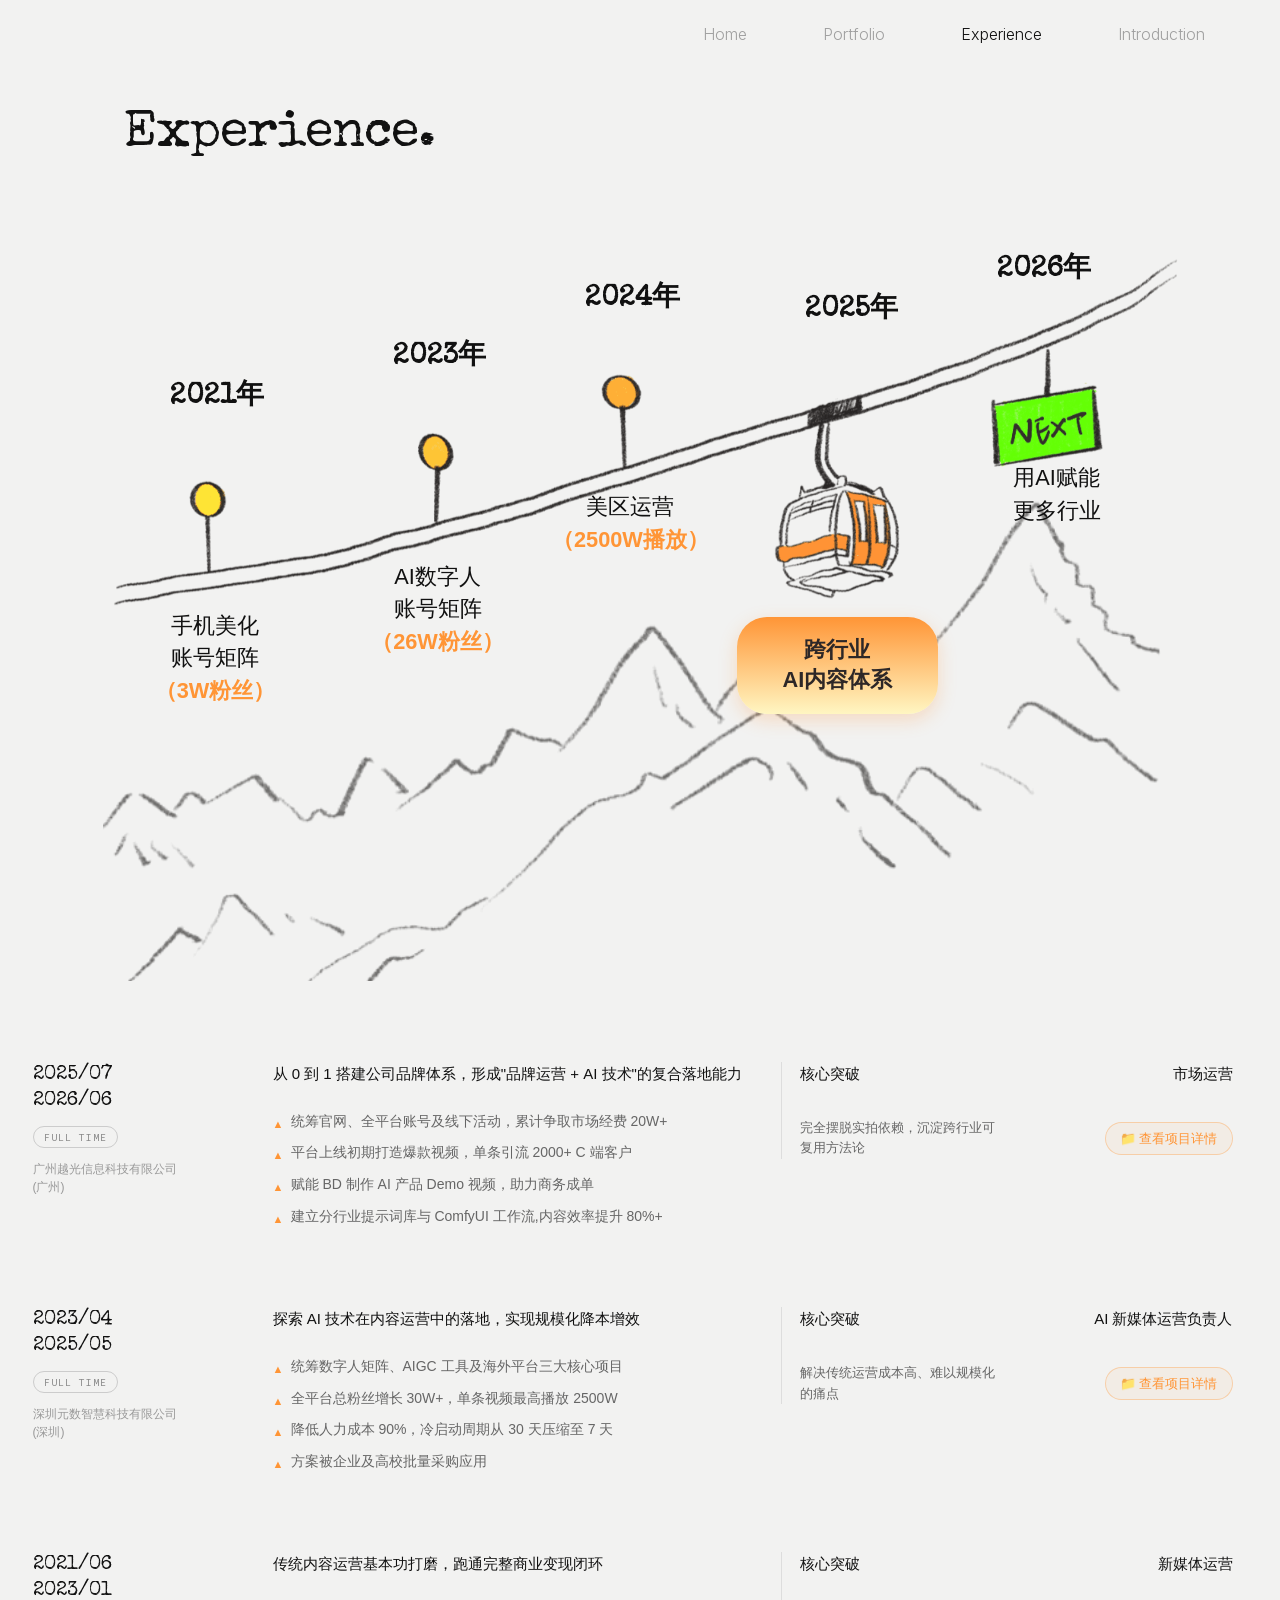
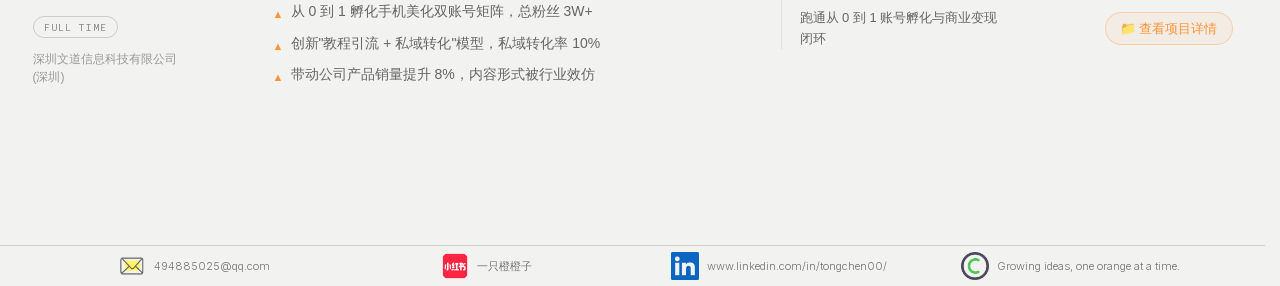
<file: experience.html>
<!DOCTYPE html>
<html lang="zh-CN">
<head>
  <meta charset="UTF-8" />
  <meta name="viewport" content="width=1280">

  <link rel="icon" type="image/png" sizes="32x32" href="./favicon-32.png">
  <link rel="icon" type="image/png" sizes="16x16" href="./favicon-16.png">
  <link rel="apple-touch-icon" sizes="180x180" href="./apple-touch-icon.png">
  <link rel="icon" type="image/png" sizes="192x192" href="./favicon-192.png">

  <!-- SEO + 社交分享预览（OG / Twitter / 微信卡片） -->
  <meta name="description" content="4 年 AIGC 实战经验，覆盖内容生产全链路。手绘风格个人作品集，分享 IP/海报/AI 视频/工作流作品。">
  <meta property="og:type" content="website">
  <meta property="og:url" content="https://lidaqiang1997.github.io/chen-tong-portfolio/experience.html">
  <meta property="og:title" content="Experience · 陈彤">
  <meta property="og:description" content="4 年 AIGC 实战经验，覆盖内容生产全链路。手绘风格个人作品集，分享 IP/海报/AI 视频/工作流作品。">
  <meta property="og:image" content="https://lidaqiang1997.github.io/chen-tong-portfolio/og-image.png">
  <meta property="og:image:width" content="1200">
  <meta property="og:image:height" content="630">
  <meta property="og:site_name" content="陈彤的小本子">
  <meta property="og:locale" content="zh_CN">
  <meta name="twitter:card" content="summary_large_image">
  <meta name="twitter:title" content="Experience · 陈彤">
  <meta name="twitter:description" content="4 年 AIGC 实战经验，覆盖内容生产全链路。手绘风格个人作品集，分享 IP/海报/AI 视频/工作流作品。">
  <meta name="twitter:image" content="https://lidaqiang1997.github.io/chen-tong-portfolio/og-image.png">    <title>Experience · 陈彤</title>
  <link rel="stylesheet" href="./fonts.css">
  <link rel="stylesheet" href="styles.css">
  <link rel="preload" as="image" href="./images/experience-hero/timeline.png" fetchpriority="high">
  <link rel="preload" as="image" href="./images/experience-hero/decoration-38d595.png" fetchpriority="high">
</head>
<body class="inner">

  <header>
    <nav class="pnav">
      <a class="pnav-item" href="./index.html">Home</a>
      <a class="pnav-item" href="./aigc.html">Portfolio</a>
      <a class="pnav-item active" href="./experience.html">Experience</a>
      <a class="pnav-item" href="./about.html">Introduction</a>
    </nav>
  </header>

  <main>
    <div class="page-title">Experience.</div>

    <section class="page-hero">
      <div class="exp-hero-clip">
        <div class="exp-hero">
        <div class="exp-hero-bg"><img src="./images/experience-hero/timeline.png" alt="时间线" fetchpriority="high" /></div>
        <div class="exp-hero-deco"><img src="./images/experience-hero/decoration-38d595.png" alt="" fetchpriority="high" /></div>

        <span class="exp-year exp-year-21">2021年</span>
        <span class="exp-year exp-year-23">2023年</span>
        <span class="exp-year exp-year-24">2024年</span>
        <span class="exp-year exp-year-25">2025年</span>
        <span class="exp-year exp-year-26">2026年</span>

        <div class="exp-stage exp-stage-1">
          手机美化<br/>账号矩阵<br/><strong>（3W粉丝）</strong>
        </div>
        <div class="exp-stage exp-stage-2">
          AI数字人<br/>账号矩阵<br/><strong>（26W粉丝）</strong>
        </div>
        <div class="exp-stage exp-stage-3">
          美区运营<br/><strong>（2500W播放）</strong>
        </div>
        <div class="exp-stage exp-stage-4">
          用AI赋能<br/>更多行业
        </div>

        <div class="exp-highlight">
          <span>跨行业<br/>AI内容体系</span>
        </div>
      </div>
      </div>
    </section>

    <section class="experience-list">

      <div class="exp-row">
        <div class="col-left">
          <span class="years">2025/07<br>2026/06</span>
          <span class="tag">FULL TIME</span>
          <span class="company">广州越光信息科技有限公司<br>(广州)</span>
        </div>
        <div class="col-content">
          <div class="job-item">
            <div class="job-desc">
              <p class="job-summary">从 0 到 1 搭建公司品牌体系，形成"品牌运营 + AI 技术"的复合落地能力</p>
              <ul class="job-bullets">
                <li>统筹官网、全平台账号及线下活动，累计争取市场经费 20W+</li>
                <li>平台上线初期打造爆款视频，单条引流 2000+ C 端客户</li>
                <li>赋能 BD 制作 AI 产品 Demo 视频，助力商务成单</li>
                <li>建立分行业提示词库与 ComfyUI 工作流,内容效率提升 80%+</li>
              </ul>
            </div>
            <div class="job-highlight">
              <div class="job-highlight-title">核心突破</div>
              <p class="job-highlight-text">完全摆脱实拍依赖，沉淀跨行业可复用方法论</p>
            </div>
            <div class="job-role">
              <span class="role-zh">市场运营</span>
              <details class="job-detail">
                <summary class="job-toggle">📁 查看项目详情</summary>
              </details>
            </div>
          </div>
        </div>
        <div class="job-panel">
          <div class="proj-slides">
            <div class="proj-slide is-active">
              <div class="proj-text">
                <h3 class="proj-title">项目一：品牌搭建与平台增长项目</h3>
                <div class="proj-meta">项目时间 | 2025.7 - 2026.5</div>

                <div class="proj-section">
                  <h4 class="proj-section-title">项目背景</h4>
                  <p><span class="proj-mark">▲</span> <strong>项目特点：</strong>AI 技术公司从 0 到 1 品牌体系搭建，以 AIGC 内容为核心，同步覆盖线上全平台传播与线下活动联动。</p>
                  <p><span class="proj-mark">▲</span> <strong>运营目标：</strong>建立 NEBULA DATA 专业 AI 技术品牌认知，为核心平台获取精准 C 端用户，同时赋能商务团队产品转化。</p>
                </div>

                <div class="proj-section">
                  <h4 class="proj-section-title">角色经验</h4>
                  <p><span class="proj-mark">▲</span> <strong>独立负责公司全链路品牌运营：</strong>统筹官方账号矩阵、AI 视频、技术文档输出及线下活动宣传全流程；</p>
                  <p><span class="proj-mark">▲</span> <strong>主导公司官网从 0 到 1 搭建：</strong>独立完成页面架构规划、视觉规范制定与内容填充，将 AIGC 工作流应用于官网文案撰写、产品案例生成与日常更新；</p>
                  <p><span class="proj-mark">▲</span> <strong>精准引流策略：</strong>结合平台用户画像打造爆款内容，通过 AI 教程、实战案例等形式为 Nebula Lab 平台引流，实现用户从认知到注册的转化；</p>
                  <p><span class="proj-mark">▲</span> <strong>技术协同输出：</strong>配合产品技术团队撰写新模型上线技术文档、用户使用指南，搭建产品知识库，降低用户使用门槛与内部培训成本。</p>
                </div>

                <div class="proj-section">
                  <h4 class="proj-section-title">运营成果</h4>
                  <p><span class="proj-mark">▲</span> 平台冷启动期打造爆款引流视频，单条视频为 Nebula Lab 引进 <strong>2000+</strong> 精准 C 端注册用户，成为平台初期核心流量来源；</p>
                  <p><span class="proj-mark">▲</span> 建立 AIGC 内容生产流程，实现公众号文章、活动海报等物料 <strong>70%</strong> 由 AI 辅助生成，内容生产效率提升 <strong>60%</strong>；</p>
                  <p><span class="proj-mark">▲</span> 配合线下活动完成全周期宣传推广，为平台带来大量高意向潜在用户。</p>
                </div>
              </div>
              <div class="proj-screens">
                <img loading="lazy" src="./images/exp/yg-1-a.jpg" alt="账号截图 1" onerror="this.style.display='none'" />
                <img loading="lazy" src="./images/exp/yg-1-b.jpg" alt="账号截图 2" onerror="this.style.display='none'" />
              </div>
            </div>

            <div class="proj-slide">
              <div class="proj-text">
                <h3 class="proj-title">项目二：IP 全链路设计与 AI 科普账号运营</h3>
                <div class="proj-meta">项目时间 | 2025.3 - 2025.12</div>

                <div class="proj-section">
                  <h4 class="proj-section-title">项目背景</h4>
                  <p><span class="proj-mark">▲</span> <strong>项目特点：</strong>基于公司吉祥物小猫 Data，打造专属 3D 拟人化 IP，以更生动的形式降低 AI 技术科普门槛，探索 "IP+AIGC" 的内容生产新模式。</p>
                  <p><span class="proj-mark">▲</span> <strong>运营目标：</strong>保留品牌原生识别度的同时，赋予角色科技感与亲和力，打造差异化 AI 博主形象，验证 AI 全链路 IP 设计与运营的可行性。</p>
                </div>

                <div class="proj-section">
                  <h4 class="proj-section-title">角色经验</h4>
                  <p><span class="proj-mark">▲</span> <strong>主导 IP 从 0 到 1 全流程设计：</strong>结合实拍参考与手绘手稿，通过精准 Prompt 工程引导 AI 生成 Q 版拟人概念稿，经过多轮迭代完成最终风格定型；</p>
                  <p><span class="proj-mark">▲</span> <strong>搭建 AI 驱动的 IP 量产体系：</strong>基于统一角色基底，实现表情、换装、动作、海报、三视图、周边等物料一键生成，建立标准化 3D 视觉资产库；</p>
                  <p><span class="proj-mark">▲</span> <strong>采取"IP + AI 教程"内容模式：</strong>将 ComfyUI 工作流、Sora 生成、PS + AI 局部重绘等最新 AI 工具玩法与 IP 形象结合，产出趣味化、可视化的科普内容；</p>
                  <p><span class="proj-mark">▲</span> <strong>负责账号全链路运营：</strong>独立完成账号冷启动、内容策划、视频制作与发布，建立从 IP 设计到内容量产再到账号运营的完整 SOP。</p>
                </div>

                <div class="proj-section">
                  <h4 class="proj-section-title">运营成果</h4>
                  <p><span class="proj-mark">▲</span> <strong>两周</strong>完成从 IP 设计到账号上线全流程，小红书单条换装视频点赞破 <strong>200</strong>，上线两周精准涨粉 <strong>200+</strong>，IP 形象获得用户广泛正向认可；</p>
                  <p><span class="proj-mark">▲</span> IP 物料生产效率提升 <strong>10 倍</strong>，全套运营物料从传统 1 个月缩短至 <strong>3 天</strong>，实现零外包成本，设计人力投入减少 <strong>90%</strong>；</p>
                  <p><span class="proj-mark">▲</span> 完整验证 "AI 辅助 IP 设计 + 内容量产" 模式，为公司后续 AI 内容矩阵建设提供可复制方法论。</p>
                </div>
              </div>
              <div class="proj-screens">
                <img loading="lazy" src="./images/exp/yg-2-a.png" alt="账号截图 1" onerror="this.style.display='none'" />
                <img loading="lazy" src="./images/exp/yg-2-b.png" alt="账号截图 2" onerror="this.style.display='none'" />
              </div>
            </div>
          </div>
          <div class="proj-nav">
            <button class="proj-prev" type="button" aria-label="上一个项目">←</button>
            <span class="proj-indicator">1 / 1</span>
            <button class="proj-next" type="button" aria-label="下一个项目">→</button>
          </div>
        </div>
      </div>

      <div class="exp-row">
        <div class="col-left">
          <span class="years">2023/04<br>2025/05</span>
          <span class="tag">FULL TIME</span>
          <span class="company">深圳元数智慧科技有限公司<br>(深圳)</span>
        </div>
        <div class="col-content">
          <div class="job-item">
            <div class="job-desc">
              <p class="job-summary">探索 AI 技术在内容运营中的落地，实现规模化降本增效</p>
              <ul class="job-bullets">
                <li>统筹数字人矩阵、AIGC 工具及海外平台三大核心项目</li>
                <li>全平台总粉丝增长 30W+，单条视频最高播放 2500W</li>
                <li>降低人力成本 90%，冷启动周期从 30 天压缩至 7 天</li>
                <li>方案被企业及高校批量采购应用</li>
              </ul>
            </div>
            <div class="job-highlight">
              <div class="job-highlight-title">核心突破</div>
              <p class="job-highlight-text">解决传统运营成本高、难以规模化的痛点</p>
            </div>
            <div class="job-role">
              <span class="role-zh">AI 新媒体运营负责人</span>
              <details class="job-detail">
                <summary class="job-toggle">📁 查看项目详情</summary>
              </details>
            </div>
          </div>
        </div>
        <div class="job-panel">
          <div class="proj-slides">
            <div class="proj-slide is-active">
              <div class="proj-text">
                <h3 class="proj-title">项目一：AIGC 数字人规模化生产工作流</h3>
                <div class="proj-meta">项目时间 | 2023.4 - 2025.5</div>

                <div class="proj-section">
                  <h4 class="proj-section-title">项目背景</h4>
                  <p><span class="proj-mark">▲</span> <strong>项目特点：</strong>AI 人脸技术探索型项目，验证数字人落地运营方案，从 0 起号。</p>
                  <p><span class="proj-mark">▲</span> <strong>运营目标：</strong>基于公司数字人 AI 技术探索可行方案，并通过积累用户验证（B 级 5 万粉，A 级 10 万粉，S 级 30 万粉），助力公司包装方案进行销售。</p>
                </div>

                <div class="proj-section">
                  <h4 class="proj-section-title">角色经验</h4>
                  <p><span class="proj-mark">▲</span> 独立负责运营 AI 数字人账号、内容生成、数据统计与粉丝维护；</p>
                  <p><span class="proj-mark">▲</span> 具备 AI 账号独立调研分析与运营能力：通过市面上 AI 数字人应用方案收集、重点渠道热门内容梳理，确定运营颜值方向与情感话题；并基于常见颜值账号分析与用户类型调研，明确使用差异化的俄罗斯女性形象与多个情感主题；使用 AI 音频、视频生产线生成运营内容，在快手平台注册 10 余个账号配合不同俄罗斯帅哥美女形象进行投放测试；持续跟踪账号数据并优化话题内容，30 天后基于数据采用 2 个高潜力账号持续运营；</p>
                  <p><span class="proj-mark">▲</span> 熟练掌握 AI 数字人视频生成流程：文案自动生成 + 数字人视频合成（换脸 / 语音 / BGM）；</p>
                  <p><span class="proj-mark">▲</span> <strong>数据运营跟踪：</strong>设计"人设 A/B 测试"，筛选出最优数字人形象。</p>
                </div>

                <div class="proj-section">
                  <h4 class="proj-section-title">运营成果</h4>
                  <p><span class="proj-mark">▲</span> 矩阵号总粉丝达 <strong>26W</strong>，赞藏 <strong>110W</strong>，粉丝互动率高；方案促成<span class="proj-link">体育彩票网点、广州茶多哩茶馆采购数字人产品</span>，促成<span class="proj-link">贵州大学合作数字人慕课系统</span>；</p>
                  <p><span class="proj-mark">▲</span> 建立 AI 账号流程，提高运营效率；无需真人出镜，降低人力成本 <strong>90%</strong>，账号冷启动周期压缩至 <strong>7 天</strong>（传统运营需要 <strong>30 天+</strong>）。</p>
                </div>
              </div>
              <div class="proj-screens">
                <img loading="lazy" src="./images/exp/em-1-a.jpg" alt="账号截图 1" onerror="this.style.display='none'" />
                <img loading="lazy" src="./images/exp/em-1-b.jpg" alt="账号截图 2" onerror="this.style.display='none'" />
              </div>
            </div>

            <div class="proj-slide">
              <div class="proj-text">
                <h3 class="proj-title">项目二：短视频 AI 智能剪辑</h3>
                <div class="proj-meta">项目时间 | 2023.8 - 2024.6</div>

                <div class="proj-section">
                  <h4 class="proj-section-title">项目背景</h4>
                  <p><span class="proj-mark">▲</span> <strong>项目特点：</strong>公司前期 AI 项目，探索 AI 智能剪辑技术在 AIGC 场景的落地。</p>
                  <p><span class="proj-mark">▲</span> <strong>运营目标：</strong>短视频自动化剪辑运营搭建，验证标准化模版在不同垂类的适配性。</p>
                </div>

                <div class="proj-section">
                  <h4 class="proj-section-title">角色经验</h4>
                  <p><span class="proj-mark">▲</span> 独立负责短视频内容策划与 AI 账号运营、素材库、视频模版的搭建；实现单人日更 <strong>30 条</strong>短视频产能（传统运营 2 条 / 天）；</p>
                  <p><span class="proj-mark">▲</span> 基于不同热门赛道类型，建立多模态文案标签体系：① 基础标签：分辨率 / 时长 / 格式；② 内容标签：类型 / 项目 / 风格 / 滤镜等；③ 平台特性（横屏 / 竖屏）；</p>
                  <p><span class="proj-mark">▲</span> 搭建文案 / 视频 / BGM 素材库：协同算法团队作技术整合，搭建大型结构化素材库，根据文案标签自动匹配最优视频模版并智能剪辑视频。</p>
                </div>

                <div class="proj-section">
                  <h4 class="proj-section-title">运营成果</h4>
                  <p><span class="proj-mark">▲</span> 测试账号运营<strong>一周</strong>出爆款视频，单条视频播放量 <strong>400W+</strong>，在当时主流为 AI 图动嘴视频时，创新 AI 内容的展示形式（英文演讲视频 + 英文 AI 配音 + 双语字幕）；</p>
                  <p><span class="proj-mark">▲</span> 总结现有技术短板：① 纯外网视频抓取生成模式内容同质化严重（重复率检测达 65%）；② 缺乏智能混剪引擎，难以满足市场对原创性内容的需求；</p>
                  <p><span class="proj-mark">▲</span> 反馈团队并提出 AI 优化方向：① 调研并提出视频去重方案（如：原视频加特效并反转、画面自动再编辑、间隔抽帧处理等）；② 动态混剪：支持多素材智能拼接（如：A 视频前 5 秒 + B 视频转场 + C 视频结尾）。</p>
                </div>
              </div>
              <div class="proj-screens">
                <img loading="lazy" src="./images/exp/em-2-a.jpg" alt="账号截图 1" onerror="this.style.display='none'" />
                <img loading="lazy" src="./images/exp/em-2-b.jpg" alt="账号截图 2" onerror="this.style.display='none'" />
              </div>
            </div>

            <div class="proj-slide">
              <div class="proj-text">
                <h3 class="proj-title">项目三：海外账号运营</h3>
                <div class="proj-meta">项目时间 | 2024.4 - 2025.5</div>

                <div class="proj-section">
                  <h4 class="proj-section-title">项目背景</h4>
                  <p><span class="proj-mark">▲</span> <strong>项目特点：</strong>为开拓海外市场、探索主流短视频平台（TikTok、Instagram、YouTube 等）的运营规律与增长潜力，公司启动本项目。</p>
                  <p><span class="proj-mark">▲</span> <strong>运营目标：</strong>系统化建立 TikTok 等主流海外短视频平台的账号冷启动策略、本土化内容运营方法论。</p>
                </div>

                <div class="proj-section">
                  <h4 class="proj-section-title">角色经验</h4>
                  <p><span class="proj-mark">▲</span> 独立负责 TikTok、Instagram、YouTube 等目标平台在美区的整体运营策略与执行：① <strong>冷启动：</strong>主导完成 IP 环境配置与维护、账号合规注册、养号周期规划与执行、平台风险点识别与规避策略制定；② <strong>内容本土化：</strong>基于"萌宠"垂直领域，创新采用"国内优质视频素材 + 专业英语配音 + 英语字幕"模式，负责内容选题策划、素材筛选与编辑（剪辑、配音、字幕制作）、发布排期；③ <strong>变现路径探索：</strong>研究并初步测试平台内收礼物等变现模式的可行性及操作要点；</p>
                  <p><span class="proj-mark">▲</span> <strong>SOP 构建：</strong>在实战中不断总结、迭代各环节关键操作步骤与注意事项，形成初步的、可复用的《美区短视频平台账号冷启动与内容运营 SOP》。</p>
                </div>

                <div class="proj-section">
                  <h4 class="proj-section-title">运营成果</h4>
                  <p><span class="proj-mark">▲</span> <strong>成功建立美区运营基础能力：</strong>从零开始，独立完成所有技术环境搭建与账号管理，成功规避平台风险，确保账号稳定运营；</p>
                  <p><span class="proj-mark">▲</span> <strong>高效冷启动验证：</strong>30 天内新号破 <strong>10W</strong> 播放，Ins 粉丝 <strong>4W</strong>，千万级视频 <strong>4 条</strong>，单条视频最高播放量 <strong>2500W</strong>；TikTok 粉丝 <strong>1W</strong>，百万级视频 <strong>3 条</strong>；</p>
                  <p><span class="proj-mark">▲</span> <strong>为团队赋能：</strong>本项目积累的一手实战经验、已验证的策略方法，为团队后续在美区市场开展规模化、矩阵化运营提供了操作基础与决策，降低了试错成本与启动门槛。</p>
                </div>
              </div>
              <div class="proj-screens">
                <img loading="lazy" src="./images/exp/em-3-a.jpg" alt="账号截图 1" onerror="this.style.display='none'" />
                <img loading="lazy" src="./images/exp/em-3-b.jpg" alt="账号截图 2" onerror="this.style.display='none'" />
              </div>
            </div>

            <div class="proj-slide">
              <div class="proj-text">
                <h3 class="proj-title">项目四：AI 歌手探索</h3>
                <div class="proj-meta">项目时间 | 2023.7 - 2023.10</div>

                <div class="proj-section">
                  <h4 class="proj-section-title">项目背景</h4>
                  <p><span class="proj-mark">▲</span> <strong>项目特点：</strong>个人独立运营账号，AI 行业新探索。</p>
                </div>

                <div class="proj-section">
                  <h4 class="proj-section-title">角色经验</h4>
                  <p><span class="proj-mark">▲</span> 独立负责运营 AI 歌手账号、内容生成、数据统计与粉丝维护；</p>
                  <p><span class="proj-mark">▲</span> 兼具 AI 技术理解与运营思维的跨领域实践：独立完成从声库训练到内容生成、账号运营的全程主导，同时设计「AI 翻唱 + 游戏实况」的视频形式；</p>
                  <p><span class="proj-mark">▲</span> 实操 AI 音频生产线：① <strong>人声分离：</strong>使用 UVR5 提取干声，保留原始伴奏质量；② <strong>AI 声库训练：</strong>基于 so-vits-svc 4.0 模型，使用 100 分钟游戏语音训练出相似度 92% 的角色音色模型；③ <strong>参数调优：</strong>手动调节音高 / 气声参数适配不同曲风，并去除杂音；</p>
                  <p><span class="proj-mark">▲</span> 实操 AI 视频生产线：① <strong>游戏素材库：</strong>录制 100+ 小时 4K 游戏片段，按场景 / 情绪分类（战斗 / 休闲 / 剧情）；② <strong>智能匹配训练：</strong>根据歌词配对游戏画面，再进行智能剪辑。</p>
                </div>

                <div class="proj-section">
                  <h4 class="proj-section-title">运营效果</h4>
                  <p><span class="proj-mark">▲</span> 账号运营周期较短，但起号速度快，2 个测试账号累计粉丝数 <strong>2000+</strong>，总赞藏 <strong>1.1W</strong>；</p>
                  <p><span class="proj-mark">▲</span> 通过 AI 歌声与 UGC 结合运营，快速熟悉 AI 行业并掌握常见 AI 的实施方案，验证「AI 歌手 + 游戏二创」细分赛道的可行性。</p>
                </div>
              </div>
              <div class="proj-screens">
                <img loading="lazy" src="./images/exp/em-4-a.jpg" alt="账号截图 1" onerror="this.style.display='none'" />
                <img loading="lazy" src="./images/exp/em-4-b.jpg" alt="账号截图 2" onerror="this.style.display='none'" />
              </div>
            </div>

            <div class="proj-slide">
              <div class="proj-text">
                <h3 class="proj-title">项目五：AI 图文内容生产优化项目</h3>
                <div class="proj-meta">项目时间 | 2023.4 - 2023.11</div>

                <div class="proj-section">
                  <h4 class="proj-section-title">项目背景</h4>
                  <p><span class="proj-mark">▲</span> <strong>项目特点：</strong>探索 AI 图文在 AIGC 场景的落地，此项目前期为纯 AI 生成图文内容，其互动率低，笔记曝光量低于 500。</p>
                  <p><span class="proj-mark">▲</span> <strong>运营目标：</strong>验证「纯 AI 生成图文」升级为「人工创意模版 + AI 批量生产」是否可保证效率并提高内容质量。</p>
                </div>

                <div class="proj-section">
                  <h4 class="proj-section-title">角色经验</h4>
                  <p><span class="proj-mark">▲</span> 独立负责运营 AI 图文账号、内容生成、数据统计与粉丝维护；</p>
                  <p><span class="proj-mark">▲</span> 从 0-1 孵化星座类矩阵账号（12 独立星座 + 1 综合号），采用统一视觉体系但差异化内容策略；账号运营一个月，发现综合号的粉丝增速是另外 12 个独立星座号的 <strong>3 倍</strong>，分析原因（综合号的内容普适性更强），得出"垂类账号需要平衡专业性与泛受众性"的运营定律，故决定关停 12 个单星座号，保留 1 个综合号；</p>
                  <p><span class="proj-mark">▲</span> 人工原创设计图文模版，再由 AI 批量生成，同时训练 AI 抓取平台关于星座的热搜关键词，自动输出相关星座文案。</p>
                </div>

                <div class="proj-section">
                  <h4 class="proj-section-title">运营成果</h4>
                  <p><span class="proj-mark">▲</span> <strong>数据提升：</strong>单篇笔记曝光量从 500 提高至最高 <strong>14W</strong>；</p>
                  <p><span class="proj-mark">▲</span> <strong>效率提升：</strong>① 内容生产时间：纯人工 4h / 条 → AI 0.5h / 条；② 产能提升：单人周更 3 条 → 周更 14 条；</p>
                  <p><span class="proj-mark">▲</span> 矩阵号总粉丝达 <strong>1.6W</strong>，初步验证出「人工创意模版 + AI 批量生产」更适配小红书平台的玩法。</p>
                </div>
              </div>
              <div class="proj-screens">
                <img loading="lazy" src="./images/exp/em-5-a.jpg" alt="账号截图 1" onerror="this.style.display='none'" />
                <img loading="lazy" src="./images/exp/em-5-b.jpg" alt="账号截图 2" onerror="this.style.display='none'" />
              </div>
            </div>

            <div class="proj-slide">
              <div class="proj-text">
                <h3 class="proj-title">项目六：品牌文化赋能项目</h3>
                <div class="proj-meta">项目时间 | 2024.10 - 2025.5</div>

                <div class="proj-section">
                  <h4 class="proj-section-title">项目背景</h4>
                  <p><span class="proj-mark">▲</span> <strong>项目特点：</strong>立足「南山饮食」这一传统食养文化，打造「荟萃苑」品牌微信公众号。</p>
                  <p><span class="proj-mark">▲</span> <strong>运营目标：</strong>建立「荟萃苑」素食品牌认知，内容不仅服务于线上传播与销售，更直接联动线下门店体验与核销转化。</p>
                </div>

                <div class="proj-section">
                  <h4 class="proj-section-title">角色经验</h4>
                  <p><span class="proj-mark">▲</span> 独立负责运营搭建品牌公众号、推文编辑、视频剪辑与客户对接；</p>
                  <p><span class="proj-mark">▲</span> 品牌体系构建：① <strong>内容规划：</strong>40% 文化深耕 + 30% 产品内容 + 30% 用户共创（膳 / 憩 / 养 / 悟）；② <strong>确定视觉符号与品牌一致性：</strong>主色调采用敦煌土黄（象征质朴、温暖）与素食青绿（象征自然、健康、纯净），精准传达品牌文化底蕴与品类属性；③ 建立标准化排版、字体、图片风格指南，确保所有触点视觉统一；</p>
                  <p><span class="proj-mark">▲</span> 品牌运营策略：① <strong>服务号：</strong>承载深度内容、会员服务、关键信息发布（新菜、活动）、核心转化入口（嵌入微店小程序、美团套餐）；② <strong>视频号：</strong>制作精炼短视频，生动呈现"南山饮食"故事、食材之美、烹饪过程、线下活动花絮，与公众号深度联动；③ <strong>大众点评：</strong>维护高质量店铺信息、精美图片；鼓励顾客留下真实评价，突出"文化体验"、"健康理念"等差异化点。</p>
                </div>

                <div class="proj-section">
                  <h4 class="proj-section-title">运营成果</h4>
                  <p><span class="proj-mark">▲</span> 微信公众号实现从 0 到 <strong>2000+</strong> 的高质量粉丝积累（食养文化垂类粉丝、高单价顾客）；</p>
                  <p><span class="proj-mark">▲</span> <strong>方法论沉淀：</strong>构建该文化品牌内容公式 = 甘肃地域元素（30%）+ 中医专业背书（20%）+ 垂类用户共鸣（30%）+ 商业转化（20%）；</p>
                  <p><span class="proj-mark">▲</span> <strong>未来可深化方向：</strong>① 用户社群精细化运营（线上顾客 / 疗养营学员 / 养生客户）；② IP 化与文旅跨界合作；③ 线下食养体验深度结合。</p>
                </div>
              </div>
              <div class="proj-screens">
                <img loading="lazy" src="./images/exp/em-6-a.jpg" alt="账号截图 1" onerror="this.style.display='none'" />
                <img loading="lazy" src="./images/exp/em-6-b.jpg" alt="账号截图 2" onerror="this.style.display='none'" />
              </div>
            </div>

          </div>
          <div class="proj-nav">
            <button class="proj-prev" type="button" aria-label="上一个项目">←</button>
            <span class="proj-indicator">1 / 1</span>
            <button class="proj-next" type="button" aria-label="下一个项目">→</button>
          </div>
        </div>
      </div>

      <div class="exp-row">
        <div class="col-left">
          <span class="years">2021/06<br>2023/01</span>
          <span class="tag">FULL TIME</span>
          <span class="company">深圳文道信息科技有限公司<br>(深圳)</span>
        </div>
        <div class="col-content">
          <div class="job-item">
            <div class="job-desc">
              <p class="job-summary">传统内容运营基本功打磨，跑通完整商业变现闭环</p>
              <ul class="job-bullets">
                <li>从 0 到 1 孵化手机美化双账号矩阵，总粉丝 3W+</li>
                <li>创新"教程引流 + 私域转化"模型，私域转化率 10%</li>
                <li>带动公司产品销量提升 8%，内容形式被行业效仿</li>
              </ul>
            </div>
            <div class="job-highlight">
              <div class="job-highlight-title">核心突破</div>
              <p class="job-highlight-text">跑通从 0 到 1 账号孵化与商业变现闭环</p>
            </div>
            <div class="job-role">
              <span class="role-zh">新媒体运营</span>
              <details class="job-detail">
                <summary class="job-toggle">📁 查看项目详情</summary>
              </details>
            </div>
          </div>
        </div>
        <div class="job-panel">
          <div class="proj-slides">
            <div class="proj-slide is-active">
              <div class="proj-text">
                <h3 class="proj-title">项目：手机美化类账号的商业闭环</h3>
                <div class="proj-meta">项目时间 | 2021.6 - 2023.1</div>

                <div class="proj-section">
                  <h4 class="proj-section-title">项目背景</h4>
                  <p><span class="proj-mark">▲</span> <strong>项目特点：</strong>公司手机主题产品导流型项目，需平衡内容价值与商业转化。</p>
                  <p><span class="proj-mark">▲</span> <strong>运营目标：</strong>建立手机主题美化账号（B 级 1 万粉，A 级 2 万粉，S 级 5 万粉），助力公司产品的销售；验证「教程引流 + 私域转化」的变现模型。</p>
                </div>

                <div class="proj-section">
                  <h4 class="proj-section-title">角色经验</h4>
                  <p><span class="proj-mark">▲</span> 从 0-1 独立孵化垂直类账号，包括账号搭建、内容策划、视频脚本、拍摄剪辑、粉丝引流；</p>
                  <p><span class="proj-mark">▲</span> <strong>数据化运营：</strong>经过"内容展现形式 A/B 测试"，发现图文比视频笔记数据更好，故开启第二个账号达成矩阵账号，图文账号冷启动 <strong>2 个月</strong>突破 <strong>1000+ 粉丝</strong>；</p>
                  <p><span class="proj-mark">▲</span> <strong>私域转化：</strong>① 评论区钩子设计（回复【教程】获取免费字体安装包）；② 私信自动回复关键词（注意微信号规避 VX：wendaoziku）。</p>
                </div>

                <div class="proj-section">
                  <h4 class="proj-section-title">运营成果</h4>
                  <p><span class="proj-mark">▲</span> 双矩阵号总粉丝达 <strong>3W</strong>，单条视频最高播放量 <strong>73.2W</strong>，带动公司美化产品销售单提升 <strong>8%</strong>，私域转化率 <strong>10%</strong>；</p>
                  <p><span class="proj-mark">▲</span> 与多家主题公司建立视频推广合作，形成标准化商业闭环：① <strong>基础制作费</strong>（¥200）+ <strong>提成</strong>（5%-10%）；② 爆款案例【分享可以弹钢琴的主题】推广视频播放量破 <strong>50W</strong>，后续复购 <strong>6 期</strong>合作；</p>
                  <p><span class="proj-mark">▲</span> 主题直拍、状态栏合集的创作形式被竞品公司模仿（以<span class="proj-link">品字库 / 方正字库</span>）。</p>
                </div>
              </div>
              <div class="proj-screens">
                <img loading="lazy" src="./images/exp/wd-1-a.jpg" alt="账号截图 1" onerror="this.style.display='none'" />
                <img loading="lazy" src="./images/exp/wd-1-b.jpg" alt="账号截图 2" onerror="this.style.display='none'" />
              </div>
            </div>
          </div>
          <div class="proj-nav">
            <button class="proj-prev" type="button" aria-label="上一个项目">←</button>
            <span class="proj-indicator">1 / 1</span>
            <button class="proj-next" type="button" aria-label="下一个项目">→</button>
          </div>
        </div>
      </div>

    </section>
  </main>

  <footer>
    <div class="footer-inner code">
      <div class="footer-item">
        <img loading="lazy" class="footer-icon" src="./images/UI/Email.png" alt="Email" />
        <a href="mailto:494885025@qq.com">494885025@qq.com</a>
      </div>
      <div class="footer-item">
        <img loading="lazy" class="footer-icon" src="./images/UI/Rednote.png" alt="Rednote" />
        <a class="cn-serif" href="https://www.xiaohongshu.com/user/profile/608949a9000000000101de95?xsec_token=ABeM8Un3uuypA7dOGqYhXfcfPrAej8FT4cInKEH543rTo%3D&amp;xsec_source=pc_search" target="_blank" rel="noopener">一只橙橙子</a>
      </div>
      <div class="footer-item">
        <img loading="lazy" class="footer-icon" src="./images/UI/Linkedin.png" alt="LinkedIn" />
        <a href="https://www.linkedin.com/in/tongchen00/" target="_blank" rel="noopener">www.linkedin.com/in/tongchen00/</a>
      </div>
      <div class="footer-item">
        <img loading="lazy" class="footer-icon" src="./images/UI/Rights.png" alt="Rights" />
        <span>Growing ideas, one orange at a time.</span>
      </div>
    </div>
  </footer>

  <script>
    // 项目轮播翻页（每个 .job-panel 独立）
    document.querySelectorAll('.job-panel').forEach(panel => {
      const slides = panel.querySelectorAll('.proj-slide');
      const nav    = panel.querySelector('.proj-nav');
      if (!nav || slides.length === 0) return;

      let current = 0;
      const indicator = panel.querySelector('.proj-indicator');
      const prevBtn   = panel.querySelector('.proj-prev');
      const nextBtn   = panel.querySelector('.proj-next');

      function show(i) {
        slides.forEach((s, idx) => s.classList.toggle('is-active', idx === i));
        indicator.textContent = `${i + 1} / ${slides.length}`;
        prevBtn.disabled = i === 0;
        nextBtn.disabled = i === slides.length - 1;
      }
      prevBtn.addEventListener('click', () => { if (current > 0) show(--current); });
      nextBtn.addEventListener('click', () => { if (current < slides.length - 1) show(++current); });
      show(0);
    });
  </script>
</body>
</html>
</file>
<file: fonts.css>
/* vietnamese */
@font-face {
  font-family: 'AR One Sans';
  font-style: normal;
  font-weight: 400;
  font-display: swap;
  src: url(./fonts/font-002.woff2) format('woff2');
  unicode-range: U+0102-0103, U+0110-0111, U+0128-0129, U+0168-0169, U+01A0-01A1, U+01AF-01B0, U+0300-0301, U+0303-0304, U+0308-0309, U+0323, U+0329, U+1EA0-1EF9, U+20AB;
}
/* latin-ext */
@font-face {
  font-family: 'AR One Sans';
  font-style: normal;
  font-weight: 400;
  font-display: swap;
  src: url(./fonts/font-001.woff2) format('woff2');
  unicode-range: U+0100-02BA, U+02BD-02C5, U+02C7-02CC, U+02CE-02D7, U+02DD-02FF, U+0304, U+0308, U+0329, U+1D00-1DBF, U+1E00-1E9F, U+1EF2-1EFF, U+2020, U+20A0-20AB, U+20AD-20C0, U+2113, U+2C60-2C7F, U+A720-A7FF;
}
/* latin */
@font-face {
  font-family: 'AR One Sans';
  font-style: normal;
  font-weight: 400;
  font-display: swap;
  src: url(./fonts/font-003.woff2) format('woff2');
  unicode-range: U+0000-00FF, U+0131, U+0152-0153, U+02BB-02BC, U+02C6, U+02DA, U+02DC, U+0304, U+0308, U+0329, U+2000-206F, U+20AC, U+2122, U+2191, U+2193, U+2212, U+2215, U+FEFF, U+FFFD;
}
/* vietnamese */
@font-face {
  font-family: 'AR One Sans';
  font-style: normal;
  font-weight: 500;
  font-display: swap;
  src: url(./fonts/font-002.woff2) format('woff2');
  unicode-range: U+0102-0103, U+0110-0111, U+0128-0129, U+0168-0169, U+01A0-01A1, U+01AF-01B0, U+0300-0301, U+0303-0304, U+0308-0309, U+0323, U+0329, U+1EA0-1EF9, U+20AB;
}
/* latin-ext */
@font-face {
  font-family: 'AR One Sans';
  font-style: normal;
  font-weight: 500;
  font-display: swap;
  src: url(./fonts/font-001.woff2) format('woff2');
  unicode-range: U+0100-02BA, U+02BD-02C5, U+02C7-02CC, U+02CE-02D7, U+02DD-02FF, U+0304, U+0308, U+0329, U+1D00-1DBF, U+1E00-1E9F, U+1EF2-1EFF, U+2020, U+20A0-20AB, U+20AD-20C0, U+2113, U+2C60-2C7F, U+A720-A7FF;
}
/* latin */
@font-face {
  font-family: 'AR One Sans';
  font-style: normal;
  font-weight: 500;
  font-display: swap;
  src: url(./fonts/font-003.woff2) format('woff2');
  unicode-range: U+0000-00FF, U+0131, U+0152-0153, U+02BB-02BC, U+02C6, U+02DA, U+02DC, U+0304, U+0308, U+0329, U+2000-206F, U+20AC, U+2122, U+2191, U+2193, U+2212, U+2215, U+FEFF, U+FFFD;
}
/* cyrillic-ext */
@font-face {
  font-family: 'Inter';
  font-style: normal;
  font-weight: 300;
  font-display: swap;
  src: url(./fonts/font-008.woff2) format('woff2');
  unicode-range: U+0460-052F, U+1C80-1C8A, U+20B4, U+2DE0-2DFF, U+A640-A69F, U+FE2E-FE2F;
}
/* cyrillic */
@font-face {
  font-family: 'Inter';
  font-style: normal;
  font-weight: 300;
  font-display: swap;
  src: url(./fonts/font-004.woff2) format('woff2');
  unicode-range: U+0301, U+0400-045F, U+0490-0491, U+04B0-04B1, U+2116;
}
/* greek-ext */
@font-face {
  font-family: 'Inter';
  font-style: normal;
  font-weight: 300;
  font-display: swap;
  src: url(./fonts/font-010.woff2) format('woff2');
  unicode-range: U+1F00-1FFF;
}
/* greek */
@font-face {
  font-family: 'Inter';
  font-style: normal;
  font-weight: 300;
  font-display: swap;
  src: url(./fonts/font-005.woff2) format('woff2');
  unicode-range: U+0370-0377, U+037A-037F, U+0384-038A, U+038C, U+038E-03A1, U+03A3-03FF;
}
/* vietnamese */
@font-face {
  font-family: 'Inter';
  font-style: normal;
  font-weight: 300;
  font-display: swap;
  src: url(./fonts/font-009.woff2) format('woff2');
  unicode-range: U+0102-0103, U+0110-0111, U+0128-0129, U+0168-0169, U+01A0-01A1, U+01AF-01B0, U+0300-0301, U+0303-0304, U+0308-0309, U+0323, U+0329, U+1EA0-1EF9, U+20AB;
}
/* latin-ext */
@font-face {
  font-family: 'Inter';
  font-style: normal;
  font-weight: 300;
  font-display: swap;
  src: url(./fonts/font-007.woff2) format('woff2');
  unicode-range: U+0100-02BA, U+02BD-02C5, U+02C7-02CC, U+02CE-02D7, U+02DD-02FF, U+0304, U+0308, U+0329, U+1D00-1DBF, U+1E00-1E9F, U+1EF2-1EFF, U+2020, U+20A0-20AB, U+20AD-20C0, U+2113, U+2C60-2C7F, U+A720-A7FF;
}
/* latin */
@font-face {
  font-family: 'Inter';
  font-style: normal;
  font-weight: 300;
  font-display: swap;
  src: url(./fonts/font-006.woff2) format('woff2');
  unicode-range: U+0000-00FF, U+0131, U+0152-0153, U+02BB-02BC, U+02C6, U+02DA, U+02DC, U+0304, U+0308, U+0329, U+2000-206F, U+20AC, U+2122, U+2191, U+2193, U+2212, U+2215, U+FEFF, U+FFFD;
}
/* cyrillic-ext */
@font-face {
  font-family: 'Inter';
  font-style: normal;
  font-weight: 400;
  font-display: swap;
  src: url(./fonts/font-008.woff2) format('woff2');
  unicode-range: U+0460-052F, U+1C80-1C8A, U+20B4, U+2DE0-2DFF, U+A640-A69F, U+FE2E-FE2F;
}
/* cyrillic */
@font-face {
  font-family: 'Inter';
  font-style: normal;
  font-weight: 400;
  font-display: swap;
  src: url(./fonts/font-004.woff2) format('woff2');
  unicode-range: U+0301, U+0400-045F, U+0490-0491, U+04B0-04B1, U+2116;
}
/* greek-ext */
@font-face {
  font-family: 'Inter';
  font-style: normal;
  font-weight: 400;
  font-display: swap;
  src: url(./fonts/font-010.woff2) format('woff2');
  unicode-range: U+1F00-1FFF;
}
/* greek */
@font-face {
  font-family: 'Inter';
  font-style: normal;
  font-weight: 400;
  font-display: swap;
  src: url(./fonts/font-005.woff2) format('woff2');
  unicode-range: U+0370-0377, U+037A-037F, U+0384-038A, U+038C, U+038E-03A1, U+03A3-03FF;
}
/* vietnamese */
@font-face {
  font-family: 'Inter';
  font-style: normal;
  font-weight: 400;
  font-display: swap;
  src: url(./fonts/font-009.woff2) format('woff2');
  unicode-range: U+0102-0103, U+0110-0111, U+0128-0129, U+0168-0169, U+01A0-01A1, U+01AF-01B0, U+0300-0301, U+0303-0304, U+0308-0309, U+0323, U+0329, U+1EA0-1EF9, U+20AB;
}
/* latin-ext */
@font-face {
  font-family: 'Inter';
  font-style: normal;
  font-weight: 400;
  font-display: swap;
  src: url(./fonts/font-007.woff2) format('woff2');
  unicode-range: U+0100-02BA, U+02BD-02C5, U+02C7-02CC, U+02CE-02D7, U+02DD-02FF, U+0304, U+0308, U+0329, U+1D00-1DBF, U+1E00-1E9F, U+1EF2-1EFF, U+2020, U+20A0-20AB, U+20AD-20C0, U+2113, U+2C60-2C7F, U+A720-A7FF;
}
/* latin */
@font-face {
  font-family: 'Inter';
  font-style: normal;
  font-weight: 400;
  font-display: swap;
  src: url(./fonts/font-006.woff2) format('woff2');
  unicode-range: U+0000-00FF, U+0131, U+0152-0153, U+02BB-02BC, U+02C6, U+02DA, U+02DC, U+0304, U+0308, U+0329, U+2000-206F, U+20AC, U+2122, U+2191, U+2193, U+2212, U+2215, U+FEFF, U+FFFD;
}
/* cyrillic-ext */
@font-face {
  font-family: 'Inter';
  font-style: normal;
  font-weight: 600;
  font-display: swap;
  src: url(./fonts/font-008.woff2) format('woff2');
  unicode-range: U+0460-052F, U+1C80-1C8A, U+20B4, U+2DE0-2DFF, U+A640-A69F, U+FE2E-FE2F;
}
/* cyrillic */
@font-face {
  font-family: 'Inter';
  font-style: normal;
  font-weight: 600;
  font-display: swap;
  src: url(./fonts/font-004.woff2) format('woff2');
  unicode-range: U+0301, U+0400-045F, U+0490-0491, U+04B0-04B1, U+2116;
}
/* greek-ext */
@font-face {
  font-family: 'Inter';
  font-style: normal;
  font-weight: 600;
  font-display: swap;
  src: url(./fonts/font-010.woff2) format('woff2');
  unicode-range: U+1F00-1FFF;
}
/* greek */
@font-face {
  font-family: 'Inter';
  font-style: normal;
  font-weight: 600;
  font-display: swap;
  src: url(./fonts/font-005.woff2) format('woff2');
  unicode-range: U+0370-0377, U+037A-037F, U+0384-038A, U+038C, U+038E-03A1, U+03A3-03FF;
}
/* vietnamese */
@font-face {
  font-family: 'Inter';
  font-style: normal;
  font-weight: 600;
  font-display: swap;
  src: url(./fonts/font-009.woff2) format('woff2');
  unicode-range: U+0102-0103, U+0110-0111, U+0128-0129, U+0168-0169, U+01A0-01A1, U+01AF-01B0, U+0300-0301, U+0303-0304, U+0308-0309, U+0323, U+0329, U+1EA0-1EF9, U+20AB;
}
/* latin-ext */
@font-face {
  font-family: 'Inter';
  font-style: normal;
  font-weight: 600;
  font-display: swap;
  src: url(./fonts/font-007.woff2) format('woff2');
  unicode-range: U+0100-02BA, U+02BD-02C5, U+02C7-02CC, U+02CE-02D7, U+02DD-02FF, U+0304, U+0308, U+0329, U+1D00-1DBF, U+1E00-1E9F, U+1EF2-1EFF, U+2020, U+20A0-20AB, U+20AD-20C0, U+2113, U+2C60-2C7F, U+A720-A7FF;
}
/* latin */
@font-face {
  font-family: 'Inter';
  font-style: normal;
  font-weight: 600;
  font-display: swap;
  src: url(./fonts/font-006.woff2) format('woff2');
  unicode-range: U+0000-00FF, U+0131, U+0152-0153, U+02BB-02BC, U+02C6, U+02DA, U+02DC, U+0304, U+0308, U+0329, U+2000-206F, U+20AC, U+2122, U+2191, U+2193, U+2212, U+2215, U+FEFF, U+FFFD;
}
/* cyrillic-ext */
@font-face {
  font-family: 'Inter';
  font-style: normal;
  font-weight: 700;
  font-display: swap;
  src: url(./fonts/font-008.woff2) format('woff2');
  unicode-range: U+0460-052F, U+1C80-1C8A, U+20B4, U+2DE0-2DFF, U+A640-A69F, U+FE2E-FE2F;
}
/* cyrillic */
@font-face {
  font-family: 'Inter';
  font-style: normal;
  font-weight: 700;
  font-display: swap;
  src: url(./fonts/font-004.woff2) format('woff2');
  unicode-range: U+0301, U+0400-045F, U+0490-0491, U+04B0-04B1, U+2116;
}
/* greek-ext */
@font-face {
  font-family: 'Inter';
  font-style: normal;
  font-weight: 700;
  font-display: swap;
  src: url(./fonts/font-010.woff2) format('woff2');
  unicode-range: U+1F00-1FFF;
}
/* greek */
@font-face {
  font-family: 'Inter';
  font-style: normal;
  font-weight: 700;
  font-display: swap;
  src: url(./fonts/font-005.woff2) format('woff2');
  unicode-range: U+0370-0377, U+037A-037F, U+0384-038A, U+038C, U+038E-03A1, U+03A3-03FF;
}
/* vietnamese */
@font-face {
  font-family: 'Inter';
  font-style: normal;
  font-weight: 700;
  font-display: swap;
  src: url(./fonts/font-009.woff2) format('woff2');
  unicode-range: U+0102-0103, U+0110-0111, U+0128-0129, U+0168-0169, U+01A0-01A1, U+01AF-01B0, U+0300-0301, U+0303-0304, U+0308-0309, U+0323, U+0329, U+1EA0-1EF9, U+20AB;
}
/* latin-ext */
@font-face {
  font-family: 'Inter';
  font-style: normal;
  font-weight: 700;
  font-display: swap;
  src: url(./fonts/font-007.woff2) format('woff2');
  unicode-range: U+0100-02BA, U+02BD-02C5, U+02C7-02CC, U+02CE-02D7, U+02DD-02FF, U+0304, U+0308, U+0329, U+1D00-1DBF, U+1E00-1E9F, U+1EF2-1EFF, U+2020, U+20A0-20AB, U+20AD-20C0, U+2113, U+2C60-2C7F, U+A720-A7FF;
}
/* latin */
@font-face {
  font-family: 'Inter';
  font-style: normal;
  font-weight: 700;
  font-display: swap;
  src: url(./fonts/font-006.woff2) format('woff2');
  unicode-range: U+0000-00FF, U+0131, U+0152-0153, U+02BB-02BC, U+02C6, U+02DA, U+02DC, U+0304, U+0308, U+0329, U+2000-206F, U+20AC, U+2122, U+2191, U+2193, U+2212, U+2215, U+FEFF, U+FFFD;
}
/* cyrillic-ext */
@font-face {
  font-family: 'Source Code Pro';
  font-style: normal;
  font-weight: 400;
  font-display: swap;
  src: url(./fonts/font-013.woff2) format('woff2');
  unicode-range: U+0460-052F, U+1C80-1C8A, U+20B4, U+2DE0-2DFF, U+A640-A69F, U+FE2E-FE2F;
}
/* cyrillic */
@font-face {
  font-family: 'Source Code Pro';
  font-style: normal;
  font-weight: 400;
  font-display: swap;
  src: url(./fonts/font-015.woff2) format('woff2');
  unicode-range: U+0301, U+0400-045F, U+0490-0491, U+04B0-04B1, U+2116;
}
/* greek-ext */
@font-face {
  font-family: 'Source Code Pro';
  font-style: normal;
  font-weight: 400;
  font-display: swap;
  src: url(./fonts/font-012.woff2) format('woff2');
  unicode-range: U+1F00-1FFF;
}
/* greek */
@font-face {
  font-family: 'Source Code Pro';
  font-style: normal;
  font-weight: 400;
  font-display: swap;
  src: url(./fonts/font-017.woff2) format('woff2');
  unicode-range: U+0370-0377, U+037A-037F, U+0384-038A, U+038C, U+038E-03A1, U+03A3-03FF;
}
/* vietnamese */
@font-face {
  font-family: 'Source Code Pro';
  font-style: normal;
  font-weight: 400;
  font-display: swap;
  src: url(./fonts/font-014.woff2) format('woff2');
  unicode-range: U+0102-0103, U+0110-0111, U+0128-0129, U+0168-0169, U+01A0-01A1, U+01AF-01B0, U+0300-0301, U+0303-0304, U+0308-0309, U+0323, U+0329, U+1EA0-1EF9, U+20AB;
}
/* latin-ext */
@font-face {
  font-family: 'Source Code Pro';
  font-style: normal;
  font-weight: 400;
  font-display: swap;
  src: url(./fonts/font-011.woff2) format('woff2');
  unicode-range: U+0100-02BA, U+02BD-02C5, U+02C7-02CC, U+02CE-02D7, U+02DD-02FF, U+0304, U+0308, U+0329, U+1D00-1DBF, U+1E00-1E9F, U+1EF2-1EFF, U+2020, U+20A0-20AB, U+20AD-20C0, U+2113, U+2C60-2C7F, U+A720-A7FF;
}
/* latin */
@font-face {
  font-family: 'Source Code Pro';
  font-style: normal;
  font-weight: 400;
  font-display: swap;
  src: url(./fonts/font-016.woff2) format('woff2');
  unicode-range: U+0000-00FF, U+0131, U+0152-0153, U+02BB-02BC, U+02C6, U+02DA, U+02DC, U+0304, U+0308, U+0329, U+2000-206F, U+20AC, U+2122, U+2191, U+2193, U+2212, U+2215, U+FEFF, U+FFFD;
}
/* cyrillic-ext */
@font-face {
  font-family: 'Source Code Pro';
  font-style: normal;
  font-weight: 500;
  font-display: swap;
  src: url(./fonts/font-013.woff2) format('woff2');
  unicode-range: U+0460-052F, U+1C80-1C8A, U+20B4, U+2DE0-2DFF, U+A640-A69F, U+FE2E-FE2F;
}
/* cyrillic */
@font-face {
  font-family: 'Source Code Pro';
  font-style: normal;
  font-weight: 500;
  font-display: swap;
  src: url(./fonts/font-015.woff2) format('woff2');
  unicode-range: U+0301, U+0400-045F, U+0490-0491, U+04B0-04B1, U+2116;
}
/* greek-ext */
@font-face {
  font-family: 'Source Code Pro';
  font-style: normal;
  font-weight: 500;
  font-display: swap;
  src: url(./fonts/font-012.woff2) format('woff2');
  unicode-range: U+1F00-1FFF;
}
/* greek */
@font-face {
  font-family: 'Source Code Pro';
  font-style: normal;
  font-weight: 500;
  font-display: swap;
  src: url(./fonts/font-017.woff2) format('woff2');
  unicode-range: U+0370-0377, U+037A-037F, U+0384-038A, U+038C, U+038E-03A1, U+03A3-03FF;
}
/* vietnamese */
@font-face {
  font-family: 'Source Code Pro';
  font-style: normal;
  font-weight: 500;
  font-display: swap;
  src: url(./fonts/font-014.woff2) format('woff2');
  unicode-range: U+0102-0103, U+0110-0111, U+0128-0129, U+0168-0169, U+01A0-01A1, U+01AF-01B0, U+0300-0301, U+0303-0304, U+0308-0309, U+0323, U+0329, U+1EA0-1EF9, U+20AB;
}
/* latin-ext */
@font-face {
  font-family: 'Source Code Pro';
  font-style: normal;
  font-weight: 500;
  font-display: swap;
  src: url(./fonts/font-011.woff2) format('woff2');
  unicode-range: U+0100-02BA, U+02BD-02C5, U+02C7-02CC, U+02CE-02D7, U+02DD-02FF, U+0304, U+0308, U+0329, U+1D00-1DBF, U+1E00-1E9F, U+1EF2-1EFF, U+2020, U+20A0-20AB, U+20AD-20C0, U+2113, U+2C60-2C7F, U+A720-A7FF;
}
/* latin */
@font-face {
  font-family: 'Source Code Pro';
  font-style: normal;
  font-weight: 500;
  font-display: swap;
  src: url(./fonts/font-016.woff2) format('woff2');
  unicode-range: U+0000-00FF, U+0131, U+0152-0153, U+02BB-02BC, U+02C6, U+02DA, U+02DC, U+0304, U+0308, U+0329, U+2000-206F, U+20AC, U+2122, U+2191, U+2193, U+2212, U+2215, U+FEFF, U+FFFD;
}
/* latin-ext */
@font-face {
  font-family: 'Special Elite';
  font-style: normal;
  font-weight: 400;
  font-display: swap;
  src: url(./fonts/font-018.woff2) format('woff2');
  unicode-range: U+0100-02BA, U+02BD-02C5, U+02C7-02CC, U+02CE-02D7, U+02DD-02FF, U+0304, U+0308, U+0329, U+1D00-1DBF, U+1E00-1E9F, U+1EF2-1EFF, U+2020, U+20A0-20AB, U+20AD-20C0, U+2113, U+2C60-2C7F, U+A720-A7FF;
}
/* latin */
@font-face {
  font-family: 'Special Elite';
  font-style: normal;
  font-weight: 400;
  font-display: swap;
  src: url(./fonts/font-019.woff2) format('woff2');
  unicode-range: U+0000-00FF, U+0131, U+0152-0153, U+02BB-02BC, U+02C6, U+02DA, U+02DC, U+0304, U+0308, U+0329, U+2000-206F, U+20AC, U+2122, U+2191, U+2193, U+2212, U+2215, U+FEFF, U+FFFD;
}
</file>
<file: styles.css>
/* ========== tokens ========== */
:root{
  --bg:   #F2F2F1;
  --ink:  #111111;
  --text: #666666;
  --muted:#999999;
  --line: #DDDDDD;
  /* 自定义鼠标：白色 + 黑边 + 加大 */
  --cursor-arrow: url("data:image/svg+xml;utf8,<svg xmlns='http://www.w3.org/2000/svg' width='28' height='28'><path d='M4 3 L4 22 L10 17 L14 25 L17 24 L13 16 L21 16 Z' fill='white' stroke='black' stroke-width='1.4' stroke-linejoin='round'/></svg>") 4 2;
  --cursor-pointer: url("data:image/svg+xml;utf8,<svg xmlns='http://www.w3.org/2000/svg' width='28' height='32'><path d='M11 3 L11 16 L8 13 L5 16 L11 25 L11 28 L20 28 L20 25 L23 22 L23 13 L18 13 L18 11 L15 11 L15 8 L13 8 L13 3 Z' fill='white' stroke='black' stroke-width='1.4' stroke-linejoin='round'/></svg>") 11 4;
}
*{ box-sizing: border-box; }
html, body{
  margin: 0; padding: 0;
  background: var(--bg);
  color: var(--text);
  cursor: var(--cursor-arrow), auto;
}
html{ overflow-y: scroll; scrollbar-gutter: stable; }

/* 所有可点击元素：白色加大手指鼠标 */
a, button, [role="button"], label[for],
.acct, .ptree-orange, .tree-orange, .orange-item,
.bv-player, .bp, .peel-item, .step03-avatar-link,
.fs-close, .peel-close, .video-modal-close, .orange-modal-close,
.label, .wf-s2-code-link, .wf-s2-code-text,
.wf-s2-video, .wf-s2-video-label,
.wf-b-video-slot, .pnav-item, .nav a,
.brand{
  cursor: var(--cursor-pointer), pointer;
}
body{
  font-family: "AR One Sans", sans-serif;
  line-height: 1.5;
  -webkit-font-smoothing: antialiased;
  -moz-osx-font-smoothing: grayscale;
}
a{ color: inherit; text-decoration: none; }

/* ========== Typography helpers ========== */
.en-special{ font-family: "Special Elite", serif; }
.code      { font-family: "AR One Sans", sans-serif; }
.cn-serif  { font-family: "Source Han Sans SC", "Noto Sans HK", "PingFang SC", "Microsoft YaHei", sans-serif; }

/* ========== Top Nav (shared) ========== */
header{
  position: relative;
  background: transparent;
  z-index: 100;
  width: 100%;
}
.nav{
  max-width: 1200px;
  margin: 10px auto 0;
  padding: 0 24px;
  display: grid;
  grid-template-columns: 1fr 1fr 1fr 1fr;   /* 4 列：左边 brand，然后 3 个菜单 */
  align-items: center;
  font-size: 14px;
}
.nav .brand{
  justify-self: center;
  font-family: "Special Elite", serif;
  color: var(--ink);
  font-size: 15px;
  letter-spacing: 1px;
}
.nav a{
  color: #A0A0A0;
  text-decoration: none;
  transition: color 0.2s ease, transform 0.2s ease;
  display: inline-block;
  transform-origin: bottom center;
}
.nav a:hover{ color: #808080; }
.nav a:active{
  color: #ccc;
  transform: perspective(500px) rotateX(60deg) skewX(-15deg);
}
.nav a.active{ color: var(--ink); }
.nav a.nav-1{ justify-self: center; }
.nav a.nav-2{ justify-self: center; }
.nav a.nav-3{ justify-self: center; }

/* ========== Footer (shared) ========== */
footer{
  border-top: 1px solid rgba(0,0,0,0.15);
  margin-top: 0;
  background: var(--bg);
  position: relative;
  z-index: 20;
}
.footer-inner{
  max-width: 1680px;
  margin: 0 auto;
  padding: 6px 60px;
  display: grid;
  grid-template-columns: repeat(4, 1fr);
  gap: 24px;
  font-family: "Inter", sans-serif;
  font-size: 11px;
  font-weight: 300;
  align-items: center;
  color: #757575;
}
.footer-item{
  display: flex;
  flex-direction: row;
  align-items: center;
  gap: 8px;
  line-height: 1.4;
  font-weight: 300;
  color: #757575;
  justify-self: center;
}
.footer-icon{
  width: 28px;
  height: 28px;
  object-fit: contain;
  flex-shrink: 0;
}
.footer-item a{
  color: #757575;
  transition: color .2s ease;
}
.footer-item a:hover{ color: var(--ink); }
@media (max-width: 1024px){
  .footer-inner{ padding: 6px 28px; gap: 18px; }
  .footer-icon{ width: 26px; height: 26px; }
}
@media (max-width: 820px){
  .footer-inner{ grid-template-columns: 1fr 1fr; row-gap: 14px; }
}
@media (max-width: 480px){
  .footer-inner{ grid-template-columns: 1fr; padding: 10px 16px 14px; }
  .footer-icon{ width: 24px; height: 24px; }
}

/* ========== HOMEPAGE (index.html) ========== */
body.home{
  height: 100vh;
  overflow: hidden;           /* 一屏固定，不滚动 */
  display: flex;
  flex-direction: column;
}
body.home main{ flex: 1; min-height: 0; }

.hero-container{
  max-width: 1200px;
  margin: -90px auto 0;
  padding: 0 24px 0;              /* 下 padding 归零，让 visual 能贴底 */
  display: grid;
  grid-template-columns: 1.05fr 1fr;
  gap: 2px;
  align-items: stretch;           /* 让两列都撑满可用高度 */
  height: 100%;
}

.intro{
  padding: 24px 0;
  display: flex;
  flex-direction: column;
  min-height: 100px;
}
.intro-top{
  margin-bottom: 20px;
  padding-top: 210px;
}
.intro-cta{
  margin-top: 150px;
  padding-left: 320px;
}
.intro h1, .intro h2, .intro p{
  margin: 0;
  font-weight: 500;
  font-size: 18px;
  line-height: 1.8;
}
.intro h1{ margin-bottom: 8px; }

/* 字符级入场/飘散动画 */
.char{
  display: inline-block;
  opacity: 0;
  transform: translateY(40px) skewY(10deg);
  animation: floatUpChar 1s cubic-bezier(0.25,0.46,0.45,0.94) forwards;
  white-space: pre;
}
@keyframes floatUpChar{
  0%  { opacity: 0; transform: translateY(40px) skewY(10deg) rotate(5deg); }
  100%{ opacity: 1; transform: translateY(0) skewY(0) rotate(0deg); }
}
@keyframes driftAway{
  0%  { opacity: 1; transform: translate(0,0) rotate(0deg); filter: blur(0); }
  100%{ opacity: 0; transform: translate(30px,-30px) rotate(15deg); filter: blur(3px); }
}

.visual{
  position: relative;
  width: 100%;
  display: flex;
  justify-content: center;
  align-items: flex-end;          /* 树贴到底部 = footer 线上方 */
  padding: 0;
  margin: 0;
}
.tree-wrap{
  position: relative;
  aspect-ratio: 1518 / 2276;     /* 锁定树的原始比例，防止横向拉伸 */
  height: 92vh;
  max-width: 100%;
  margin: 0 auto;
  transform: translateX(30px);
}
.tree{
  width: 100%;
  height: 100%;
  display: block;
  object-fit: contain;
  opacity: 1;
  pointer-events: none;
  transition: opacity 0.8s ease-out;
}
.tree-missing{
  width: 100%;
  aspect-ratio: 1/1;
  border: 1px dashed var(--line);
  display: flex; align-items: center; justify-content: center;
  font-family: "AR One Sans", sans-serif;
  font-size: 13px;
  color: var(--muted);
  padding: 24px; text-align: center;
  line-height: 1.7;
}

/* ========== 飘落的叶子（首页树上的点缀） ========== */
.leaves-layer{
  position: absolute;
  inset: 0;
  pointer-events: none;
  overflow: visible;
  z-index: 3;
}
.leaf{
  position: absolute;
  top: -6%;
  width: 26px;
  opacity: 0;
  will-change: transform, opacity;
  animation: leafFall 11s linear infinite;
}
.leaf-1{ left: 20%; animation-delay: 0s;   animation-duration: 12s; }
.leaf-2{ left: 38%; animation-delay: 2.5s; animation-duration: 10s; width: 22px; }
.leaf-3{ left: 55%; animation-delay: 5s;   animation-duration: 13s; width: 30px; }
.leaf-4{ left: 70%; animation-delay: 7s;   animation-duration: 11s; width: 24px; }
.leaf-5{ left: 30%; animation-delay: 9s;   animation-duration: 14s; width: 28px; }
.leaf-6{ left: 60%; animation-delay: 11s;  animation-duration: 12s; width: 20px; }

@keyframes leafFall{
  0%   { opacity: 0; transform: translate(0, 0) rotate(0deg); }
  8%   { opacity: 1; }
  30%  { transform: translate(18px, 30vh) rotate(120deg); }
  55%  { transform: translate(-12px, 55vh) rotate(260deg); }
  80%  { transform: translate(22px, 82vh) rotate(420deg); opacity: .85; }
  100% { opacity: 0; transform: translate(-8px, 100vh) rotate(540deg); }
}

/* ========== 橙子：微摇晃 + 点击下落 ========== */
/* 位置和尺寸全部来自 Figma 设计稿（树框 759×1138，换算成百分比）
   橙子按百分比缩放，确保永远挂在对应的树枝上 */
.orange-item{
  position: absolute;
  display: flex; flex-direction: column; align-items: center; gap: 6px;
  text-decoration: none;
  color: var(--text);
  cursor: pointer;
  z-index: 20;
}
.orange-item.portfolio   { top: 21.88%; left: 6.72%;  width: 24.90%; }   /* orange 1: 左上 */
.orange-item.experience  { top: 42.27%; left: 66.14%; width: 28.85%; }   /* orange 2: 右中 */
.orange-item.introduction{ top: 47.10%; left: 13.04%; width: 27.40%; }   /* orange 3: 左下 */

.orange{
  width: 100%; height: auto;
  display: block;
  transform-origin: top center;      /* 从蒂（顶部）悬挂 */
  animation: orangeSway 3.2s ease-in-out infinite;
  transition: transform .2s ease;
  will-change: transform;
}
/* 每颗橙子错开相位，像风吹节奏 */
.orange-item.experience  .orange{ animation-delay: -1s;   animation-duration: 3.6s; }
.orange-item.introduction .orange{ animation-delay: -2s;  animation-duration: 2.8s; }

.orange-item:hover .orange{
  transform: scale(1.08);
  animation-play-state: paused;
}

.orange-label{
  writing-mode: vertical-rl;
  text-orientation: mixed;
  font-size: 11px;
  letter-spacing: 1.5px;
  line-height: 1.6;
  color: var(--text);
  text-align: center;
  transition: color .25s ease;
}
.orange-item:hover .orange-label{ color: var(--ink); }

@keyframes orangeSway{
  0%, 100% { transform: rotate(-4deg); }
  50%      { transform: rotate(4deg); }
}

/* 点击：停止摇晃 → 重力下落 + 旋转，900ms */
.orange-item.falling .orange{
  animation: orangeFall 900ms cubic-bezier(0.5, 0, 0.9, 0.5) forwards;
}
.orange-item.falling .orange-label{
  opacity: 0;
  transition: opacity .25s ease;
}
@keyframes orangeFall{
  0%   { transform: translateY(0) rotate(0deg); }
  100% { transform: translateY(85vh) rotate(540deg); }
}

/* ========== 橙子弹窗（iframe 装入对应子页） ========== */
.orange-modal{
  position: fixed; inset: 0;
  background: var(--bg);
  z-index: 1000;
  opacity: 0;
  transform: scale(0.72) translateY(40px);
  transition: opacity .45s ease, transform .55s cubic-bezier(0.2, 1, 0.3, 1);
  pointer-events: none;
  overflow: hidden;
}
.orange-modal.active{
  opacity: 1;
  transform: scale(1) translateY(0);
  pointer-events: auto;
}
.orange-modal-frame{
  width: 100%; height: 100vh;
  border: 0;
  background: var(--bg);
}
.orange-modal-close{
  position: fixed;
  top: 18px; right: 20px;
  z-index: 1001;
  background: #fff;
  border: 1px solid var(--line);
  border-radius: 999px;
  padding: 0 14px;
  height: 34px;
  font-family: "Source Code Pro", monospace;
  font-size: 12px;
  letter-spacing: 2px;
  color: var(--ink);
  cursor: pointer;
  opacity: 0;
  transition: opacity .3s ease .3s, transform .2s ease;
}
.orange-modal.active .orange-modal-close{ opacity: 1; }
.orange-modal-close:hover{ transform: scale(1.05); }

@media (max-width: 1024px){
  .orange-item{ width: 68px; }
  .orange{ width: 56px; }
  .orange-label{ font-size: 10px; }
}
@media (max-width: 480px){
  .orange-item.portfolio   { top: 22%; left: 15%; }
  .orange-item.experience  { top: 36%; left: 42%; }
  .orange-item.introduction{ top: 28%; left: 68%; }
  .orange-item{ width: 56px; }
  .orange{ width: 46px; }
}

/* 悬挂标签 */
.label{
  position: absolute;
  color: var(--text);
  font-size: 10px;
  writing-mode: vertical-rl;
  text-orientation: mixed;
  letter-spacing: 0.5px;
  opacity: .9;
  z-index: 20;
  pointer-events: auto;
  cursor: pointer;
  transition: opacity 0.2s;
}
.label:hover{ opacity: 1; }
.label.experience  { top: 29%; left: 25%; }
.label.portfolio   { top: 54%; left: 20%; }
.label.introduction{ top: 56%; left: 82%; }

#p5-overlay{
  position: absolute;
  inset: 0;
  z-index: 10;
  pointer-events: auto;
}
#p5-overlay canvas{
  width: 100% !important;
  height: auto !important;
  display: block;
}

/* ========== INNER PAGES (aigc / experience / about) ========== */
body.inner main{
  max-width: 1680px;
  margin: 0 auto;
  padding: 40px 24px 60px;
  min-height: calc(100vh - 180px);
}
.page-title{
  font-family: "Special Elite", serif;
  font-size: clamp(36px, 4.5vw, 52px);
  line-height: 1.1;
  color: var(--ink);
  letter-spacing: -1px;
  margin: 20px 0 12px 100px;
}
.page-sub{
  font-family: "Noto Sans HK", "PingFang SC", "Microsoft YaHei", sans-serif;
  font-size: 15px;
  color: var(--text);
  max-width: 640px;
  margin: 0 0 40px;
}

/* ===== Introduction (about.html) 1:1 复刻 Figma（1680×4257）===== */
.about-board{
  position: relative;
  width: 100%;
  max-width: 1680px;
  margin: 80px auto 60px;
  aspect-ratio: 1680 / 4257;
  font-family: "Noto Sans HK", "PingFang SC", "Microsoft YaHei", "Inter", sans-serif;
  isolation: isolate;
}
.about-board > *{ position: absolute; }
.about-board img{
  display: block;
  object-fit: cover;
}

/* ----- part 01: Hi 我是陈彤 ----- */
.ab-photo1{
  left: 8.69%;  top: 0;
  width: 20.97%; height: 11.04%;
  border-radius: 8px;
}
.ab-photo2{
  left: 31.39%;  top: 0;
  width: 20.97%; height: 11.04%;
  border-radius: 8px;
}
.ab-title-hi{
  left: 58.75%;  top: 1.13%;
  width: 33.26%;
  margin: 0;
  font-family: "Noto Sans HK", "PingFang SC", "Microsoft YaHei", "Inter", sans-serif;
  font-size: clamp(28px, 4vw, 64px);
  font-weight: 700;
  color: #000;
  line-height: 1.2;
  text-align: center;
  white-space: nowrap;
}
.ab-subtitle{
  left: 57.56%;  top: 5.52%;
  width: 35.60%;
  margin: 0;
  font-size: clamp(13px, 1.6vw, 26px);
  font-weight: 400;
  color: #000;
  line-height: 1.4;
  text-align: center;
  white-space: nowrap;
}
.ab-btn{
  display: flex;
  align-items: center;
  justify-content: center;
  width: 10.82%;
  height: 1.46%;
  background: linear-gradient(180deg, #FF9536 0%, #FFF6C2 100%);
  border-radius: 10px;
  text-decoration: none;
  color: #000;
  font-size: clamp(13px, 1.5vw, 22px);
  font-weight: 500;
  box-shadow: 0 4px 12px rgba(255, 149, 54, .25);
  transition: transform .25s ease, box-shadow .25s ease;
  white-space: nowrap;
}
.ab-btn:hover{
  transform: translateY(-2px);
  box-shadow: 0 8px 18px rgba(255, 149, 54, .35);
}
.ab-btn-resume{ left: 61.49%; top: 8.43%; }
.ab-btn-contact{ left: 78.10%; top: 8.43%; width: 10.86%; }

/* ----- part 02: 技能杯 + 此网站由...制作 ----- */
.ab-part02-bg{
  left: 0; top: 15.08%;
  width: 100%; height: 21.52%;
  background: #FFF1E1;
  z-index: -1;
}
.ab-skill-cup{
  left: 52.38%;  top: 16.28%;
  width: 44.02%; height: 17.37%;
  object-fit: contain !important;
  mix-blend-mode: multiply;
}
.ab-title-skill{
  left: 15.83%;  top: 18.61%;
  width: 33.26%;
  margin: 0;
  font-family: "Noto Sans HK", "PingFang SC", "Microsoft YaHei", "Inter", sans-serif;
  font-size: clamp(28px, 4vw, 64px);
  font-weight: 700;
  color: #000;
  text-align: center;
  line-height: 1.2;
  white-space: nowrap;
}
.ab-skill-tag{
  left: 25.12%;  top: 23.30%;
  width: 13.63%;
  margin: 0;
  font-size: clamp(13px, 1.6vw, 26px);
  font-weight: 400;
  color: #000;
  text-align: center;
  white-space: nowrap;
}

/* "此网站由 PS + figma + claude 制作而成" 一行 */
.ab-tools-text{
  margin: 0;
  font-size: clamp(13px, 1.6vw, 26px);
  font-weight: 400;
  color: #000;
  text-align: center;
  white-space: nowrap;
}
.ab-tools-text-1{ left: 8.69%;  top: 26.85%; width: 8.99%; }
.ab-tools-text-2{ left: 45.95%; top: 26.85%; width: 8.39%; }

.ab-tool{
  object-fit: contain !important;
  mix-blend-mode: multiply;
}
.ab-tool-ps{    left: 15.34%; top: 25.85%; width: 15.02%; height: 2.95%; }
.ab-tool-figma{ left: 27.86%; top: 25.62%; width: 7.75%;  height: 3.10%; }
.ab-tool-claude{left: 35.51%; top: 25.21%; width: 10.68%; height: 3.99%; }

.ab-plus{
  font-size: clamp(13px, 1.6vw, 26px);
  font-weight: 400;
  color: #000;
  text-align: center;
  width: 1.07%;
  height: 0.94%;
}
.ab-plus-1{ left: 26.61%; top: 26.85%; }
.ab-plus-2{ left: 35.78%; top: 26.85%; }

.ab-tool-label{
  margin: 0;
  font-size: clamp(11px, 1.1vw, 18px);
  font-weight: 400;
  color: #000;
  text-align: center;
  height: 0.94%;
  white-space: nowrap;
}
.ab-tool-label-1{ left: 19.70%; top: 28.94%; width: 6.31%; }
.ab-tool-label-2{ left: 28.75%; top: 28.94%; width: 5.95%; }
.ab-tool-label-3{ left: 37.74%; top: 28.94%; width: 6.19%; }

/* ----- part 03: 其他技能 ----- */
.ab-title-skills{
  left: 33.37%;  top: 38.71%;
  width: 33.26%;
  margin: 0;
  font-family: "Noto Sans HK", "PingFang SC", "Microsoft YaHei", "Inter", sans-serif;
  font-size: clamp(28px, 4vw, 64px);
  font-weight: 700;
  color: #000;
  text-align: center;
  line-height: 1.2;
  white-space: nowrap;
}
.ab-sticker{
  left: 7.08%;  top: 44.14%;
  width: 29.76%; height: 18.06%;
  border-radius: 12px;
  object-fit: cover !important;
}
.ab-sticker-label{
  left: 40.42%;  top: 63.61%;
  width: 17.56%;
  margin: 0;
  font-size: clamp(13px, 1.6vw, 26px);
  font-weight: 400;
  color: #000;
  text-align: center;
  white-space: nowrap;
}

/* 9 个 UI 图标 */
.ab-icon{
  object-fit: contain !important;
  mix-blend-mode: multiply;
}
.ab-icon-163music  { left: 49.11%; top: 45.67%; width: 14.01%; height: 5.53%; }
.ab-icon-weibo     { left: 63.24%; top: 46.35%; width: 11.64%; height: 4.59%; }
.ab-icon-meituan   { left: 53.18%; top: 51.39%; width: 10.62%; height: 4.19%; }
.ab-icon-qqmusic   { left: 65.21%; top: 51.60%; width: 14.47%; height: 5.71%; }
.ab-icon-eleme     { left: 75.38%; top: 43.88%; width: 11.19%; height: 4.42%; }
.ab-icon-douyin    { left: 79.71%; top: 49.45%; width: 13.34%; height: 5.26%; }
.ab-icon-phone     { left: 49.11%; top: 55.83%; width: 12.26%; height: 4.84%; }
.ab-icon-weather   { left: 76.73%; top: 55.86%; width: 15.03%; height: 5.93%; }
.ab-icon-calculator{ left: 61.26%; top: 57.68%; width: 11.47%; height: 4.53%; }

/* 4 张手绘 */
.ab-draw{
  border-radius: 12px;
  object-fit: cover !important;
}
.ab-draw-1{ left: 14.23%; top: 66.55%; width: 28.75%; height: 18.02%; }
.ab-draw-2{ left: 52.02%; top: 66.55%; width: 35.30%; height: 18.02%; }
.ab-draw-3{ left: 14.23%; top: 85.72%; width: 28.75%; height: 11.35%; }
.ab-draw-4{ left: 54.64%; top: 85.72%; width: 28.75%; height: 11.35%; }

.ab-draw-label{
  left: 44.52%;  top: 99.06%;
  width: 9.35%;
  margin: 0;
  font-size: clamp(13px, 1.6vw, 26px);
  font-weight: 400;
  color: #000;
  text-align: center;
  white-space: nowrap;
}

/* ===== 头图占位区（Experience / About 共用）===== */
.page-hero{
  width: 100%;
  margin: 24px 0 80px;
}
.page-hero > img{
  width: 100%;
  height: auto;
  display: block;
  border-radius: 8px;
}
.page-hero-placeholder{
  width: 100%;
  aspect-ratio: 16 / 5;
  background: #f3ede6;
  border: 1px dashed var(--line);
  border-radius: 8px;
  display: flex;
  align-items: center;
  justify-content: center;
  color: var(--muted);
  font-family: "Source Code Pro", monospace;
  font-size: 12px;
  letter-spacing: 1px;
  text-align: center;
  padding: 20px;
}

/* ===== Experience 头图：时间线 1:1 复刻 Figma（1647×1960）===== */
/* 外层 clip 容器：只显示到雪山底部（y=1075 / 总高 1960）*/
.exp-hero-clip{
  position: relative;
  width: 100%;
  max-width: 1647px;
  margin: 0 auto;
  aspect-ratio: 1647 / 1075;
  overflow: hidden;
}
.exp-hero{
  position: absolute;
  top: 0; left: 0;
  width: 100%;
  aspect-ratio: 1647 / 1960;
  font-family: "Noto Sans HK", "PingFang SC", "Microsoft YaHei", sans-serif;
}
.exp-hero > *{
  position: absolute !important;
}
/* 主时间线手绘（铺满整个画布）*/
.exp-hero-bg{
  left: 0 !important;
  top: 0 !important;
  width: 100% !important;
  height: 100% !important;
}
.exp-hero-bg img{
  width: 100%;
  height: 100%;
  object-fit: contain;
  display: block;
}
/* 第二层装饰图（雪山）*/
.exp-hero-deco{
  left: 6.47% !important;
  top: 18.41% !important;
  width: 87.07% !important;
  height: 36.43% !important;
  pointer-events: none;
}
.exp-hero-deco img{
  width: 100%;
  height: 100%;
  object-fit: fill;
  mix-blend-mode: multiply;
  display: block;
}

/* 5 个年份标记 */
.exp-year{
  position: absolute;
  width: 11.08%;
  text-align: center;
  font-family: "Special Elite", "Noto Sans HK", "PingFang SC", "Microsoft YaHei", sans-serif;
  font-weight: 700;
  font-size: clamp(16px, 2.2vw, 28px);
  color: var(--ink);
  z-index: 3;
}
.exp-year-21{ left: 10.28%; top: 13.01%; }
.exp-year-23{ left: 28.57%; top: 10.26%; }
.exp-year-24{ left: 44.46%; top: 6.28%;  }
.exp-year-25{ left: 62.42%; top: 7.01%;  }
.exp-year-26{ left: 78.31%; top: 4.26%;  }

/* 4 段成长阶段标签 */
.exp-stage{
  position: absolute;
  text-align: center;
  font-size: clamp(13px, 1.7vw, 22px);
  line-height: 1.5;
  color: var(--ink);
  z-index: 3;
}
.exp-stage strong{ color: #FF9536; font-weight: 700; }
.exp-stage-1{ left: 7.88%;  top: 29.16%; width: 15.62%; }
.exp-stage-2{ left: 26.17%; top: 25.80%; width: 15.62%; }
.exp-stage-3{ left: 41.05%; top: 20.97%; width: 17.56%; }
.exp-stage-4{ left: 77.04%; top: 19.00%; width: 15.62%; }

/* 跨行业 AI内容体系 高亮框（橙色渐变）*/
.exp-highlight{
  position: absolute;
  left: 58.55%; top: 29.67%;
  width: 16.56%;
  z-index: 3;
}
.exp-highlight span{
  display: block;
  background: linear-gradient(180deg, #FF9536 0%, #FFF6C2 100%);
  border-radius: 30px;
  padding: 18px 12px;
  text-align: center;
  font-weight: 700;
  font-size: clamp(13px, 1.7vw, 22px);
  line-height: 1.4;
  color: #2D2727;
  box-shadow: 0 6px 18px rgba(255, 149, 54, .25);
}

/* ===== 经历列表（ArielMu 风格双栏 grid）===== */
.experience-list{
  max-width: 1200px;
  margin: 0 auto 80px;
  display: flex;
  flex-direction: column;
  gap: 60px;
}
.exp-row{
  display: grid;
  grid-template-columns: 200px 1fr;
  column-gap: 40px;
  align-items: start;
}
.col-left{
  font-family: "Special Elite", "Noto Sans HK", "PingFang SC", "Microsoft YaHei", sans-serif;
  display: flex;
  flex-direction: column;
  gap: 12px;
  align-items: flex-start;
  font-size: 16px;
  line-height: 1.5;
}
.col-left .years{
  font-size: 20px;
  display: block;
  line-height: 1.3;
  color: var(--ink);
}
.col-left .tag{
  display: inline-flex;
  align-items: center;
  justify-content: center;
  border: 1px solid #ccc;
  border-radius: 50px;
  padding: 2px 10px 0;
  font-size: 10px;
  letter-spacing: 1px;
  color: #888;
  line-height: 1;
  height: 22px;
  font-family: "Source Code Pro", monospace;
}
.col-left .company{
  font-size: 12px;
  color: var(--muted);
  display: block;
  line-height: 1.5;
  font-family: "Noto Sans HK", "PingFang SC", "Microsoft YaHei", sans-serif;
}

/* 右侧多个 job-item 的容器 */
.col-content{
  display: flex;
  flex-direction: column;
  gap: 36px;
}
.job-item{
  display: grid;
  grid-template-columns: 1fr 220px 200px;
  gap: 32px;
  align-items: flex-start;
  transition: opacity 0.3s ease;
}
.job-desc{
  font-family: "Noto Sans HK", "PingFang SC", "Microsoft YaHei", sans-serif;
  font-size: 14px;
  line-height: 1.8;
  color: var(--text);
}
.job-desc p{ margin: 0; }

/* 核心突破 栏目（中间介绍 与 右侧岗位 之间）*/
.job-highlight{
  border-left: 1px solid var(--line);
  padding-left: 18px;
}
.job-highlight-title{
  font-family: "Noto Sans HK", "PingFang SC", "Microsoft YaHei", sans-serif;
  font-size: 15px;
  font-weight: 500;
  color: var(--ink);
  line-height: 1.6;
  margin-bottom: 8px;
  min-height: 3.2em;
}
.job-highlight-text{
  font-family: "Noto Sans HK", "PingFang SC", "Microsoft YaHei", sans-serif;
  font-size: 13px;
  line-height: 1.6;
  color: var(--text);
  margin: 0;
}

.job-role{
  text-align: right;
  font-family: "Noto Sans HK", "PingFang SC", "Microsoft YaHei", sans-serif;
  display: flex;
  flex-direction: column;
  align-items: flex-end;
  gap: 8px;
}

/* 工作经历：顶部小标题 + 橙色项目符号列表 */
.job-summary{
  font-size: 15px;
  font-weight: 500;
  color: var(--ink);
  line-height: 1.6;
  margin: 0 0 8px;
  min-height: 3.2em;
}
.job-bullets{
  list-style: none;
  padding: 0;
  margin: 0 0 18px;
}
.job-bullets li{
  position: relative;
  padding-left: 18px;
  margin-bottom: 8px;
  line-height: 1.7;
  color: var(--text);
  font-size: 14px;
}
.job-bullets li:last-child{ margin-bottom: 0; }
.job-bullets li::before{
  content: "▲";
  position: absolute;
  left: 0;
  top: 5px;
  color: #FF9536;
  font-weight: 400;
  font-size: 11px;
}

/* 折叠面板：📁 查看项目详情 */
.job-detail{
  margin-top: 4px;
  width: max-content;
  align-self: flex-end;
}
.job-toggle{
  display: inline-flex;
  align-items: center;
  gap: 6px;
  font-family: "Noto Sans HK", "PingFang SC", "Microsoft YaHei", sans-serif;
  font-size: 13px;
  color: #FF9536;
  cursor: pointer;
  list-style: none;
  user-select: none;
  padding: 6px 14px;
  border: 1px solid rgba(255, 149, 54, .35);
  border-radius: 999px;
  background: rgba(255, 149, 54, .06);
  transition: background .2s ease, border-color .2s ease, transform .2s ease;
  white-space: nowrap;
}
.job-toggle::-webkit-details-marker{ display: none; }
.job-toggle::marker{ content: ""; }
.job-toggle:hover{
  background: rgba(255, 149, 54, .12);
  border-color: rgba(255, 149, 54, .55);
  transform: translateY(-1px);
}
.job-detail[open] .job-toggle{
  background: rgba(255, 149, 54, .14);
  border-color: rgba(255, 149, 54, .55);
}

/* 展开后的项目详情面板（跨满整行：从公司信息列起到内容列结束）*/
.job-panel{
  grid-column: 1 / -1;
  display: none;
  flex-direction: column;
  gap: 14px;
  margin-top: 18px;
  padding: 28px 32px;
  background: rgba(255, 255, 255, .65);
  border: 1px solid var(--line);
  border-radius: 12px;
}
.exp-row:has(.job-detail[open]) .job-panel{
  display: flex;
}

/* 项目轮播 */
.proj-slides{
  position: relative;
}
.proj-slide{
  display: none;
  grid-template-columns: 1.5fr 1fr;
  gap: 36px;
  align-items: start;
  height: 500px;
}
.proj-slide.is-active{
  display: grid;
  overflow-y: scroll;
  padding-right: 14px;
  scrollbar-width: thin;
  scrollbar-color: #FF9536 #ECE9E4;
}
.proj-slide.is-active::-webkit-scrollbar{
  -webkit-appearance: none;
  width: 6px;
}
.proj-slide.is-active::-webkit-scrollbar-track{
  background: #ECE9E4;
  border-radius: 3px;
}
.proj-slide.is-active::-webkit-scrollbar-thumb{
  background: #FF9536;
  border-radius: 3px;
}
.proj-slide.is-active::-webkit-scrollbar-thumb:hover{
  background: #E8841E;
}
.proj-text{
  font-family: "Noto Sans HK", "PingFang SC", "Microsoft YaHei", sans-serif;
  color: var(--text);
}
.proj-title{
  font-size: 22px;
  font-weight: 700;
  color: var(--ink);
  margin: 0 0 6px;
  line-height: 1.4;
}
.proj-meta{
  font-family: "Source Code Pro", monospace;
  font-size: 13px;
  color: var(--muted);
  letter-spacing: 1px;
  margin-bottom: 22px;
  padding-bottom: 14px;
  border-bottom: 1px dashed var(--line);
}
.proj-section{
  margin-bottom: 20px;
}
.proj-section:last-child{ margin-bottom: 0; }
.proj-section-title{
  font-size: 16px;
  font-weight: 700;
  color: var(--ink);
  margin: 0 0 10px;
}
.proj-section p{
  font-size: 14px;
  line-height: 1.85;
  color: var(--text);
  margin: 0 0 10px;
}
.proj-section p:last-child{ margin-bottom: 0; }
.proj-section p strong{
  color: var(--ink);
  font-weight: 600;
}
.proj-mark{
  display: inline-block;
  color: #FF9536;
  font-size: 11px;
  margin-right: 6px;
  vertical-align: middle;
  transform: translateY(-1px);
}
.proj-link{
  color: #4A7BFF;
  font-weight: 500;
}

/* 右侧账号截图 */
.proj-screens{
  display: flex;
  flex-direction: row;
  gap: 12px;
  align-items: flex-start;
  margin-top: 160px;
}
.proj-screens img{
  flex: 1 1 0;
  min-width: 0;
  width: 100%;
  height: auto;
  border-radius: 12px;
  box-shadow: 0 6px 18px rgba(0, 0, 0, .08), 0 2px 4px rgba(0, 0, 0, .04);
  display: block;
}
.proj-screens img{
  width: 100%;
  height: auto;
  border-radius: 14px;
  box-shadow: 0 10px 28px rgba(0, 0, 0, .10), 0 2px 6px rgba(0, 0, 0, .04);
  display: block;
}

/* 翻页导航 */
.proj-nav{
  display: flex;
  align-items: center;
  justify-content: center;
  gap: 18px;
  margin-top: 22px;
  padding-top: 18px;
}
.proj-nav button{
  width: 36px;
  height: 36px;
  border: 1px solid var(--line);
  background: #fff;
  border-radius: 50%;
  cursor: pointer;
  font-size: 16px;
  color: var(--ink);
  transition: background .2s ease, border-color .2s ease, transform .2s ease;
  font-family: inherit;
}
.proj-nav button:hover:not(:disabled){
  background: rgba(255, 149, 54, .1);
  border-color: rgba(255, 149, 54, .5);
  transform: translateY(-1px);
}
.proj-nav button:disabled{
  opacity: 0.3;
  cursor: not-allowed;
}
.proj-indicator{
  font-family: "Source Code Pro", monospace;
  font-size: 13px;
  color: var(--muted);
  letter-spacing: 2px;
  min-width: 50px;
  text-align: center;
}
/* 单页时隐藏导航 */
.proj-nav.is-single{ display: none; }

@media (max-width: 900px){
  .proj-slide{ grid-template-columns: 1fr; gap: 24px; }
  .proj-screens{ position: static; }
}

.job-detail-content{
  margin-top: 14px;
  display: flex;
  flex-direction: column;
  gap: 14px;
}
.acct-card{
  padding: 14px 16px;
  border: 1px solid var(--line);
  border-radius: 8px;
  background: rgba(255, 255, 255, .5);
  transition: border-color .2s ease, background .2s ease;
}
.acct-card:hover{
  border-color: rgba(255, 149, 54, .4);
  background: rgba(255, 255, 255, .8);
}
.acct-card .acct-platform{
  font-family: "Source Code Pro", monospace;
  font-size: 11px;
  letter-spacing: 2px;
  color: var(--muted);
  text-transform: uppercase;
}
.acct-card .acct-stats{
  font-family: "Noto Sans HK", "PingFang SC", "Microsoft YaHei", sans-serif;
  font-size: 13px;
  color: var(--ink);
  margin: 4px 0 6px;
}
.acct-card .acct-desc{
  font-family: "Noto Sans HK", "PingFang SC", "Microsoft YaHei", sans-serif;
  font-size: 13px;
  color: var(--text);
  line-height: 1.6;
}
.role-zh{
  font-size: 15px;
  font-weight: 500;
  color: var(--ink);
  display: block;
  line-height: 1.6;
  min-height: 3.2em;
}
.role-en{
  font-size: 12px;
  color: var(--muted);
  display: block;
  margin-top: 2px;
  font-family: "Source Code Pro", monospace;
  letter-spacing: 0.5px;
}

/* "歌词高亮" 效果：悬停时其他变淡 */
.experience-list:hover .job-item,
.experience-list:hover .event-item{ opacity: 0.4; }
.job-item:hover,
.event-item:hover{ opacity: 1 !important; }

/* 底部活动 grid（Location | Position | Time）*/
.events-grid{
  display: grid;
  grid-template-columns: 1.5fr 1fr 120px;
  gap: 16px 20px;
  align-items: baseline;
  font-family: "Noto Sans HK", "PingFang SC", "Microsoft YaHei", sans-serif;
}
.event-item{
  display: contents;
  transition: opacity 0.3s ease;
}
.event-location strong{
  display: block;
  font-size: 14px;
  color: var(--ink);
  font-weight: 500;
}
.event-location span{
  font-size: 12px;
  color: var(--muted);
}
.event-position .role-zh{ font-size: 14px; font-weight: 400; }
.event-position .role-en{ font-size: 12px; }
.event-time{
  font-family: "Source Code Pro", monospace;
  font-size: 12px;
  color: var(--text);
  text-align: right;
}

/* 响应式 */
@media (max-width: 1100px){
  .job-item{ grid-template-columns: 1fr 180px 160px; gap: 24px; }
}
@media (max-width: 900px){
  .exp-row{ grid-template-columns: 150px 1fr; column-gap: 24px; }
  .job-item{ grid-template-columns: 1fr 1fr; gap: 20px; }
  .job-highlight{ grid-column: 1 / -1; border-left: none; border-top: 1px solid var(--line); padding-left: 0; padding-top: 14px; }
}
@media (max-width: 640px){
  .exp-row{ grid-template-columns: 1fr; row-gap: 16px; }
  .job-item{ grid-template-columns: 1fr; gap: 8px; }
  .job-role{ text-align: left; align-items: flex-start; }
  .events-grid{ grid-template-columns: 1fr; gap: 6px; }
  .event-item{ display: block; padding-bottom: 12px; border-bottom: 1px dashed var(--line); }
  .page-hero-placeholder{ aspect-ratio: 4 / 3; }
}

/* ===== Works page v2 (orange tree + peel) ===== */

/* 整页用 flex 列：让 footer 永远钉在视窗底部 */
body.works{
  display: flex;
  flex-direction: column;
  min-height: 100vh;
}
body.works > header{ flex: 0 0 auto; }
body.works > footer{ flex: 0 0 auto; }
body.works main{
  flex: 1 1 auto;
  padding: 0;
  min-height: 0;
}

.works-stage{
  position: relative;
  width: 100%;
  max-width: 1280px;
  margin: 0 auto;
  padding: 10px 40px 30px;
  box-sizing: border-box;
  height: 100%;
  min-height: 520px;
}
@media (max-width: 820px){ .works-stage{ padding: 10px 20px 30px; } }

/* ===== 小树（左上角）+ 4 颗散挂的橙子 ===== */
.orange-tree{
  position: absolute;
  top: 10px;
  left: 30px;
  width: 280px;
  z-index: 5;
  transition: opacity .4s ease;
}
@media (max-width: 1024px){ .orange-tree{ width: 230px; left: 20px; } }
@media (max-width: 820px){  .orange-tree{ width: 190px; left: 12px; } }

.orange-tree .mini-tree{
  width: 100%;
  display: block;
  pointer-events: none;
  user-select: none;
}

.tree-orange{
  position: absolute;
  width: 66px;
  display: flex;
  flex-direction: column;
  align-items: center;
  gap: 4px;
  cursor: pointer;
  text-decoration: none;
  z-index: 10;
}
.tree-orange img{
  width: 52px; height: auto;
  display: block;
  transform-origin: top center;
  animation: treeOrangeSway 3.6s ease-in-out infinite;
  transition: transform .22s ease;
}
.tree-orange:hover img{
  transform: scale(1.12) rotate(-2deg);
  animation-play-state: paused;
}
.tree-orange .tag{
  font-family: "Source Code Pro", monospace;
  font-size: 11px;
  letter-spacing: 2px;
  color: var(--text);
  transition: color .22s ease;
}
.tree-orange:hover .tag{ color: var(--ink); }

/* 4 颗散挂在"手绘树冠"草稿上的位置 —— 以后换成真树时再调 */
.tree-orange.o1{ top: 6%;   left: 4%;  }
.tree-orange.o2{ top: 14%;  left: 40%; animation-delay: -0.8s; }
.tree-orange.o3{ top: 28%;  left: 8%;  animation-delay: -1.8s; }
.tree-orange.o4{ top: 30%;  left: 50%; animation-delay: -2.6s; }
.tree-orange.o2 img{ animation-duration: 3.2s; }
.tree-orange.o3 img{ animation-duration: 3.9s; }
.tree-orange.o4 img{ animation-duration: 3.4s; }

@keyframes treeOrangeSway{
  0%,100% { transform: rotate(-3deg); }
  50%     { transform: rotate(3deg); }
}

.tree-orange.picked img{ animation: pickedPop .45s ease forwards; }
@keyframes pickedPop{
  0%   { transform: scale(1); opacity: 1; }
  40%  { transform: scale(1.2) rotate(10deg); opacity: 1; }
  100% { transform: scale(0.6) rotate(40deg) translateY(20px); opacity: 0; }
}
.tree-orange.dim{ opacity: .35; pointer-events: none; transition: opacity .35s ease; }

/* ===== 皮 + 海报/视频横向展示 ===== */
/* 盖在中下方，但不到 footer；用 inset + 右侧给树让位 */
.peel-board{
  position: absolute;
  left: 220px;                  /* 往左挪一点，让 PNG 左端的"剥皮橙子"落在树的正下方 */
  right: 20px;
  top: 40px;
  bottom: 20px;                 /* 不会到 footer */
  opacity: 0;
  pointer-events: none;
  transition: opacity .5s ease;
  display: flex;
  align-items: center;
  justify-content: center;
}
.peel-board.active,
.works-stage.peel-active .peel-board{
  opacity: 1;
  pointer-events: auto;
}
@media (max-width: 1024px){ .peel-board{ left: 180px; right: 10px; } }
@media (max-width: 820px){
  .peel-board{
    position: static;
    margin-top: 220px;          /* 树下方 */
    margin-bottom: 0;
    height: auto;
    display: block;
  }
}

/* 真皮 PNG —— 替换掉之前的 SVG 波浪 */
.peel-long{
  position: absolute;
  left: 0;
  right: 0;
  top: 50%;
  width: 100%;
  max-width: 1100px;
  height: auto;
  transform: translate(0, -50%);
  margin: 0 auto;
  z-index: 1;                   /* 在海报下面 */
  pointer-events: none;
  user-select: none;
  opacity: 0;
  animation: peelFadeIn .8s cubic-bezier(.3,.7,.4,1) .15s forwards;
}
@keyframes peelFadeIn{
  from { opacity: 0; transform: translate(-10px, -50%) scale(.96); }
  to   { opacity: 1; transform: translate(0, -50%) scale(1); }
}

/* 海报 / 视频卡片：沿着"皮"横向排开 */
.peel-items{
  position: relative;
  z-index: 2;                   /* 压在皮上面 */
  display: flex;
  gap: 22px;
  align-items: center;
  justify-content: center;
  width: 100%;
  overflow-x: auto;
  overflow-y: visible;
  padding: 30px 10px;
  scroll-behavior: smooth;
}
.peel-items::-webkit-scrollbar{ height: 6px; }
.peel-items::-webkit-scrollbar-track{ background: transparent; }
.peel-items::-webkit-scrollbar-thumb{ background: var(--line); border-radius: 3px; }

.peel-item{
  flex-shrink: 0;
  width: clamp(150px, 17vw, 210px);
  position: relative;
  cursor: pointer;
  opacity: 0;
  transform: translateY(14px);
  animation: peelItemIn .6s cubic-bezier(.2,.7,.3,1) forwards;
}
@keyframes peelItemIn{
  to{ opacity: 1; transform: translateY(0); }
}
.peel-item:hover{ transform: translateY(-6px); transition: transform .25s ease; }

.peel-thumb{
  width: 100%;
  aspect-ratio: 9/16;
  background: #7c8fb8;                 /* 参考图里的蓝灰占位色 */
  border: 1px solid var(--line);
  position: relative;
  overflow: hidden;
  display: flex;
  align-items: center;
  justify-content: center;
}
.peel-item.is-video .peel-thumb{ background: #1b1b1d; }
.peel-play{
  font-size: 36px;
  color: rgba(255,255,255,.9);
}
.peel-no{
  font-family: "Source Code Pro", monospace;
  font-size: 13px;
  letter-spacing: 2px;
  color: rgba(255,255,255,.65);
  position: absolute;
  bottom: 10px; left: 10px;
}
.peel-item.is-video .peel-no{ color: rgba(255,255,255,.5); }
.peel-cap{
  text-align: center;
  font-family: "Noto Sans HK", "PingFang SC", "Microsoft YaHei", sans-serif;
  font-size: 12px;
  color: var(--text);
  margin-top: 8px;
}

.peel-close{
  position: fixed;
  top: 70px;
  right: 24px;
  z-index: 50;
  background: #fff;
  border: 1px solid var(--line);
  border-radius: 999px;
  padding: 7px 18px;
  font-family: "Source Code Pro", monospace;
  font-size: 11px;
  letter-spacing: 2px;
  color: var(--ink);
  cursor: pointer;
  opacity: 0;
  pointer-events: none;
  transition: opacity .3s ease, transform .2s ease;
}
.works-stage.peel-active .peel-close{
  opacity: 1;
  pointer-events: auto;
}
.peel-close:hover{ transform: scale(1.05); }

/* ===== 全屏弹窗（IP / 工作流共用）===== */
.fs-modal{
  position: fixed;
  inset: 0;
  background: var(--bg);
  z-index: 900;
  opacity: 0;
  pointer-events: none;
  transition: opacity .5s ease;
  overflow-y: auto;
}
.fs-modal.active{
  opacity: 1;
  pointer-events: auto;
}
.fs-modal-inner{
  max-width: 1400px;
  margin: 0;
  padding: 100px 40px 120px 80px;    /* 左边 80px 贴近 Portfolio 树的左边距，右边 40px 留气 */
}
.fs-close{
  position: fixed;
  top: 22px;
  right: 24px;
  z-index: 901;
  background: #fff;
  border: 1px solid var(--line);
  border-radius: 999px;
  padding: 7px 18px;
  font-family: "Source Code Pro", monospace;
  font-size: 11px;
  letter-spacing: 2px;
  color: var(--ink);
  cursor: pointer;
  opacity: 0;
  transition: opacity .3s ease .2s, transform .2s ease;
}
.fs-modal.active .fs-close{ opacity: 1; }
.fs-close:hover{ transform: scale(1.05); }

.fs-title{
  font-family: "Special Elite", serif;
  font-size: clamp(36px, 4.5vw, 56px);    /* 从 clamp(56,8vw,96) 缩小到这组尺寸 */
  line-height: 1.1;
  letter-spacing: -0.5px;
  color: var(--ink);
  margin: 0 0 16px;
}
.fs-tagline{
  font-family: "Noto Sans HK", "PingFang SC", "Microsoft YaHei", sans-serif;
  font-size: 18px;
  font-weight: 500;
  color: var(--ink);
  letter-spacing: 0.5px;
  line-height: 1.5;
  margin: -6px 0 28px;
}
.fs-targets{
  font-family: "Noto Sans HK", "PingFang SC", "Microsoft YaHei", sans-serif;
  font-size: 15px;
  color: var(--text);
  line-height: 1.8;
  margin: -48px 0 60px;
  padding-left: 24px;
  max-width: 900px;
  list-style: decimal;
}
.fs-targets li{
  margin-bottom: 14px;
  padding-left: 6px;
}
.fs-targets li:last-child{ margin-bottom: 0; }
.fs-targets li::marker{
  color: #FF9536;
  font-weight: 700;
}
.fs-subtitle{
  font-family: "Noto Sans HK", "PingFang SC", "Microsoft YaHei", sans-serif;
  font-size: 15px;
  color: var(--text);
  line-height: 1.5;
  margin: 0 0 60px;
  max-width: 900px;
}
.fs-subtitle strong,
.timeline-body strong{
  color: #FF9536;
  font-weight: 700;
}
.timeline-body p{
  margin: 0 0 14px;
}
.timeline-body p:last-child{ margin-bottom: 0; }

/* ===== 时间线 ===== */
.timeline{
  border-left: 1px solid var(--line);
  padding-left: 32px;
  margin-left: 10px;
}
.timeline-node{
  position: relative;
  padding-bottom: 64px;
}
.timeline-node::before{
  content: "";
  position: absolute;
  top: 6px;
  left: -40px;
  width: 14px; height: 14px;
  background: #E89868;
  border-radius: 50%;
  border: 3px solid var(--bg);
  box-shadow: 0 0 0 1px var(--line);
}
.timeline-step{
  font-family: "Source Code Pro", monospace;
  font-size: 11px;
  letter-spacing: 2px;
  color: var(--muted);
}
.timeline-h{
  font-family: "Special Elite", serif;
  font-size: 26px;
  color: var(--ink);
  margin: 6px 0 12px;
  letter-spacing: -.3px;
}
.timeline-body{
  font-family: "Noto Sans HK", "PingFang SC", "Microsoft YaHei", sans-serif;
  font-size: 14px;
  color: var(--text);
  line-height: 1.8;
}
.timeline-img{
  width: 100%;
  max-width: 1100px;
  height: auto;
  display: block;
  margin-top: 18px;
  background: transparent;
  border: none;
  padding: 0;
}
/* 如果还是 div 占位（没真图），才显示旧占位样式 */
div.timeline-img{
  aspect-ratio: 3/2;
  background: #f3ede6;
  border: 1px dashed var(--line);
  display: flex;
  align-items: center;
  justify-content: center;
  color: var(--muted);
  font-family: "Source Code Pro", monospace;
  font-size: 12px;
  padding: 20px;
  text-align: center;
}

/* STEP 02 特殊布局：左边换装图 + 右边动态 gif；右容器按左图同比例，GIF 高度对齐左图 */
.step02-media{
  display: grid;
  grid-template-columns: 1fr 1fr;
  gap: 40px;
  align-items: start;
  margin: 24px 0 40px;
  max-width: 1400px;
}
.step02-media .media-outfits{
  width: 100%;
  height: auto;
  display: block;
  border-radius: 6px;
}
/* 右容器：锁定和左图 PNG 一样的宽高比（2060×2158）→ 两侧区域高度一致 */
.step02-media .media-animated-wrap{
  aspect-ratio: 2060 / 2158;
  display: flex;
  align-items: center;
  justify-content: center;
  overflow: hidden;
}
.step02-media .media-animated{
  height: 100%;
  width: auto;
  max-width: 100%;
  display: block;
  border-radius: 6px;
}
/* 中等屏叠起来：outfits 在上，gif 在下 */
@media (max-width: 900px){
  .step02-media{ grid-template-columns: 1fr; }
  .step02-media .media-animated-wrap{
    aspect-ratio: auto;
    height: auto;
  }
  .step02-media .media-animated{
    height: auto;
    width: 100%;
  }
}

/* STEP 02 下方扩展图（三视图/周边/海报大图，比普通 timeline-img 更宽） */
.timeline-img.step02-extra{
  max-width: 1400px;
  margin-top: 20px;
  margin-bottom: 24px;
}

/* ===== 工作流 · STAGE 01 精确复刻 Figma 布局（1468×2521）===== */
.wf-showcase{
  margin: 16px 0 8px;
}
.wf-board{
  position: relative;
  width: 100%;
  max-width: 1468px;
  margin: 0 auto;
  aspect-ratio: 1468 / 2521;   /* 锁定画布比例，内部坐标用百分比 */
  font-family: "Noto Sans HK", "PingFang SC", "Microsoft YaHei", sans-serif;
}
.wf-board img{
  position: absolute;
  object-fit: cover;
  mix-blend-mode: multiply;    /* 白底 PNG 融入背景 */
}

/* 1. 指南封面 */
.wf-b-guide{
  left: 1.16%;  top: 0;
  width: 44.28%; height: 25.78%;
}
/* 2. 项目 / 贡献 标题 */
.wf-b-intro{
  position: absolute;
  left: 48.91%;  top: 10.91%;
  width: 46.32%;
  color: #000;
  font-size: clamp(18px, 2.2vw, 28px);
  font-weight: 400;
  line-height: 1.8;
}
.wf-b-intro p{ margin: 0 0 6px; }
.wf-b-intro strong{ color: #FF9536; font-weight: 700; }

/* 3. 包包参考图 × 3（位置不同）*/
.wf-b-bag-1{ left: 27.59%; top: 14.36%; width: 28.20%; height: 16.42%; }
.wf-b-bag-2{ left: 27.59%; top: 34.47%; width: 28.20%; height: 16.42%; }
.wf-b-bag-3{ left: 29.29%; top: 69.65%; width: 28.20%; height: 16.42%; }

/* 4. 三张产品效果图（变更材质）*/
.wf-b-prod-1{ left: 43.39%; top: 18.80%; width: 25.34%; height: 19.68%; }
.wf-b-prod-2{ left: 60.22%; top: 29.27%; width: 23.71%; height: 18.41%; }
.wf-b-prod-3{ left: 74.66%; top: 19.48%; width: 25.34%; height: 19.64%; }

/* 5. 两张海报生成图（电商海报）*/
.wf-b-gen-1{ left: 0;      top: 44.43%; width: 23.37%; height: 20.39%; }
.wf-b-gen-2{ left: 26.50%; top: 48.95%; width: 24.73%; height: 21.58%; }

/* ===== 工作流 · STAGE 03 精确复刻 Figma 布局（1680×4072）===== */
.wf-board-3{
  position: relative;
  width: 100%;
  max-width: 1680px;
  margin: 0 auto;
  aspect-ratio: 1680 / 4072;
  font-family: "Noto Sans HK", "PingFang SC", "Microsoft YaHei", sans-serif;
  overflow: hidden;
}
.wf-board-3 > *{
  position: absolute;
}
.wf-board-3 img{
  display: block;
  object-fit: cover;
}

/* 顶部：ComfyUI + PS 混合流 节点图 */
.wf-s3-graph{
  left: 6.49%; top: 0;
  width: 63.21%; height: 14.66%;
  border-radius: 6px;
  box-shadow: 0 4px 14px rgba(0, 0, 0, .12);
}

/* ComfyUI 图标 + PS 图标 + 文字标签（右上）*/
.wf-s3-cy-icon{
  left: 72.44%; top: 3.71%;
  width: 8.81%; height: 3.63%;
  border-radius: 30px;
  mix-blend-mode: multiply;
}
.wf-s3-ps-icon{
  left: 82.44%; top: 4.81%;
  width: 12.80%; height: 5.06%;
  object-fit: contain !important;
  mix-blend-mode: multiply;
}
.wf-s3-mix-label{
  left: 73.81%; top: 10.36%;
  width: 17.26%;
  font-size: clamp(14px, 1.6vw, 24px);
  text-align: center;
  color: #000;
  white-space: nowrap;
}

/* 项目 / 贡献 标题 */
.wf-s3-intro{
  left: 8.87%; top: 18.20%;
  width: 73.45%;
  font-size: clamp(16px, 2.0vw, 28px);
  line-height: 1.6;
  color: #000;
}
.wf-s3-intro p{ margin: 0 0 8px; }
.wf-s3-intro strong{ color: #FF9536; font-weight: 700; }

/* ===== Row 1：变更尺寸（角色 + 4 张不同尺寸图）===== */
.wf-s3-char{
  left: 15.95%; top: 24.51%;
  width: 29.35%; height: 16.60%;
  mix-blend-mode: multiply;
}
.wf-s3-size-1{
  left: 6.85%; top: 27.41%;
  width: 17.02%; height: 9.41%;
  mix-blend-mode: multiply;
}
.wf-s3-size-2{
  left: 35.06%; top: 24.14%;
  width: 23.45%; height: 17.31%;
  mix-blend-mode: multiply;
}
.wf-s3-size-3{
  left: 50.36%; top: 23.01%;
  width: 25%; height: 18.47%;
  mix-blend-mode: multiply;
}
.wf-s3-size-4{
  left: 67.44%; top: 22.47%;
  width: 25.71%; height: 19.01%;
  mix-blend-mode: multiply;
}
.wf-s3-btn-size{ left: 44.58%; top: 42.63%; }

/* ===== Row 2：变更动作 ===== */
.wf-s3-pose-1{
  left: 62.86%; top: 43.91%;
  width: 38.75%; height: 21.41%;
  mix-blend-mode: multiply;
}
.wf-s3-pose-2{
  left: 50.30%; top: 51.47%;
  width: 25.07%; height: 13.85%;
  mix-blend-mode: multiply;
}
.wf-s3-btn-pose{ left: 69.40%; top: 66.23%; }

/* ===== Row 3：变更服饰（左侧延展）===== */
.wf-s3-outfit-1{
  left: -2.92%; top: 44.33%;
  width: 37.98%; height: 21.00%;
  mix-blend-mode: multiply;
}
.wf-s3-outfit-2{
  left: 13.21%; top: 43.15%;
  width: 42.26%; height: 23.36%;
  mix-blend-mode: multiply;
}
.wf-s3-btn-outfit{ left: 22.32%; top: 66.50%; }

/* ===== Row 4：线稿 + 三视图 + 一键上色 + 三视图按钮 ===== */
.wf-s3-lineart{
  left: 0.18%; top: 69.89%;
  width: 46.19%; height: 28.59%;
  mix-blend-mode: multiply;
}
.wf-s3-tv-1{
  left: 31.55%; top: 70.06%;
  width: 35.77%; height: 26.74%;
  mix-blend-mode: multiply;
}
.wf-s3-tv-2{
  left: 60.42%; top: 70.06%;
  width: 34.82%; height: 27.21%;
  mix-blend-mode: multiply;
}
.wf-s3-btn-color{ left: 17.86%; top: 98.48%; }
.wf-s3-btn-views{ left: 60.54%; top: 98.48%; }

/* 共用按钮样式（橙色渐变胶囊）*/
.wf-s3-btn{
  width: 10.86%;
  height: 1.52%;
  background: linear-gradient(180deg, #FF9536 0%, #FFF6C2 100%);
  border-radius: 10px;
  display: flex;
  align-items: center;
  justify-content: center;
  font-size: clamp(13px, 1.5vw, 22px);
  font-weight: 500;
  color: #000;
  white-space: nowrap;
  box-shadow: 0 4px 12px rgba(255, 149, 54, .25);
  z-index: 5;
}

/* ===== 工作流 · STAGE 02 精确复刻 Figma 布局（1523×2388）===== */
.wf-board-2{
  position: relative;
  width: 100%;
  max-width: 1523px;
  margin: 0 auto;
  aspect-ratio: 1523 / 2388;
  font-family: "Noto Sans HK", "PingFang SC", "Microsoft YaHei", sans-serif;
}
.wf-board-2 img{
  position: absolute;
  display: block;
  object-fit: cover;
}

/* ComfyUI 大截图（已扣图，不需 multiply）*/
.wf-s2-screenshot{
  left: 0; top: 0;
  width: 82.73%; height: 31.11%;
  border-radius: 6px;
}

/* 右上：自学部署 ComfyUI 小图标 + 文字 */
.wf-s2-cy-icon{
  left: 84.96%; top: 2.81%;
  width: 9.72%; height: 6.20%;
  border-radius: 30px;
  mix-blend-mode: multiply;
}
.wf-s2-cy-text{
  position: absolute;
  left: 85.62%; top: 10.39%;
  width: 8.67%; height: 4.19%;
  text-align: center;
  font-size: clamp(13px, 1.3vw, 18px);
  line-height: 1.4;
  color: #000;
}

/* 中右：代码块 + 点击下载代码（包成下载链接）*/
.wf-s2-code-link{
  text-decoration: none;
  cursor: pointer;
  display: contents;
}
.wf-s2-code{
  left: 82.60%; top: 16.58%;
  width: 14.38%; height: 7.79%;
  mix-blend-mode: multiply;
  transition: transform .25s ease;
}
.wf-s2-code-link:hover .wf-s2-code{
  transform: scale(1.06);
}
.wf-s2-code-text{
  position: absolute;
  left: 79.58%; top: 24.37%;
  width: 20.42%; height: 3.81%;
  text-align: center;
  font-size: clamp(13px, 1.3vw, 18px);
  line-height: 1.4;
  color: #000;
  cursor: pointer;
}

/* 项目 / 贡献 标题 */
.wf-s2-intro{
  position: absolute;
  left: 3.55%; top: 33.33%;
  width: 59.88%;
  font-size: clamp(18px, 2.2vw, 28px);
  line-height: 1.5;
  color: #000;
}
.wf-s2-intro p{ margin: 0 0 8px; }
.wf-s2-intro strong{ color: #FF9536; font-weight: 700; }

/* 第一列：手机随手拍 */
.wf-s2-leaves{
  left: 4.60%; top: 41.83%;
  width: 11.48%; height: 7.32%;
  mix-blend-mode: multiply;
}
.wf-s2-photo{
  left: 3.55%; top: 45.06%;
  width: 16.48%; height: 15.79%;
  border-radius: 4px;
  mix-blend-mode: multiply;
}
.wf-s2-photo-label{
  position: absolute;
  left: 5.91%; top: 61.05%;
  width: 11.82%; text-align: center;
  font-size: clamp(14px, 1.5vw, 20px);
  color: #000;
}

/* 包包参考图 #2（左中）*/
.wf-s2-bag-2{
  left: 15.56%; top: 43.76%;
  width: 21.87%; height: 13.95%;
  mix-blend-mode: multiply;
  z-index: 2;
}

/* 第二列：搭建工作流（节点图）*/
.wf-s2-graph{
  left: 30.66%; top: 45.77%;
  width: 37.23%; height: 14.41%;
  border-radius: 4px;
  box-shadow: 0 4px 14px rgba(0,0,0,.12);
}
.wf-s2-graph-label{
  position: absolute;
  left: 43.40%; top: 61.05%;
  width: 11.82%; text-align: center;
  font-size: clamp(14px, 1.5vw, 20px);
  color: #000;
}

/* 第三列：标准电商主图（2 张产品图叠放）*/
.wf-s2-prod-1{
  left: 75.31%; top: 42.96%;
  width: 14.51%; height: 12.40%;
  mix-blend-mode: multiply;
}
.wf-s2-prod-2{
  left: 83.45%; top: 47.57%;
  width: 14.51%; height: 12.35%;
  mix-blend-mode: multiply;
}
.wf-s2-prod-label{
  position: absolute;
  left: 77.87%; top: 61.05%;
  width: 14.18%; text-align: center;
  font-size: clamp(14px, 1.5vw, 20px);
  color: #000;
}

/* 包包参考图 #1（右中）*/
.wf-s2-bag-1{
  left: 63.43%; top: 44.68%;
  width: 21.87%; height: 13.95%;
  mix-blend-mode: multiply;
  z-index: 2;
}

/* 底部第一组：创意海报 */
.wf-s2-poster{
  left: 17.27%; top: 68.93%;
  width: 20.16%; height: 17.25%;
  border-radius: 4px;
  mix-blend-mode: multiply;
}
.wf-s2-poster-label{
  position: absolute;
  left: 22.65%; top: 86.81%;
  width: 9.46%; text-align: center;
  font-size: clamp(14px, 1.5vw, 20px);
  color: #000;
}

/* 底部第二组：创意视频（4:3，可点击播放）*/
.wf-s2-video,
.wf-s2-video.bv-player{
  position: absolute;
  left: 61.06%; top: 68.51%;
  width: 21.54%; height: 17.67%;
  background: #D9D9D9 center/cover no-repeat;
  border-radius: 6px;
  display: flex;
  align-items: center;
  justify-content: center;
  cursor: pointer;
  overflow: hidden;
  box-shadow: none;
  border: none;
  aspect-ratio: auto;
}
.wf-s2-video.bv-player::after{
  width: 56px;
  height: 56px;
  filter: drop-shadow(0 6px 18px rgba(0,0,0,.45));
  z-index: 2;
}
.wf-s2-video-label{
  position: absolute;
  left: 67.10%; top: 86.81%;
  width: 9.46%; text-align: center;
  font-size: clamp(14px, 1.5vw, 20px);
  color: #000;
}

/* 包包参考图 #3（底部中央）*/
.wf-s2-bag-3{
  left: 38.54%; top: 70.31%;
  width: 24.88%; height: 15.87%;
  mix-blend-mode: multiply;
  z-index: 2;
}

/* 底部："原流程 / 现流程" 对比 */
.wf-s2-flow{
  position: absolute;
  left: 3.55%; top: 93.30%;
  width: 87.52%;
  font-size: clamp(15px, 1.7vw, 22px);
  line-height: 1.7;
  color: #000;
}
.wf-s2-flow p{ margin: 0 0 6px; }
.wf-s2-flow strong{ color: #FF9536; font-weight: 700; }

/* media 容器修正：让 wf-board-2 占满 */
.wf-media-stage02{
  background: transparent;
  border: none;
  padding: 0;
  aspect-ratio: auto;
  min-height: 0;
}
.wf-media-stage02::before,
.wf-media-stage02::after{ content: none; }

/* 6. 营销视频：精确 4:3，可点击播放（复合选择器覆盖 .bv-player 的默认 9:16）*/
.wf-b-video-slot,
.wf-b-video-slot.bv-player{
  position: absolute;
  left: 50.68%;  top: 74.22%;
  width: 38%;
  aspect-ratio: 4 / 3;
  height: auto;
  background: #D9D9D9 center/cover no-repeat;
  border-radius: 6px;
  display: flex;
  align-items: center;
  justify-content: center;
  cursor: pointer;
  overflow: hidden;
  box-shadow: none;
  border: none;
}
.wf-b-video-slot.bv-player::after{
  width: 56px;
  height: 56px;
  filter: drop-shadow(0 6px 18px rgba(0,0,0,.45));
  z-index: 2;
}
.wf-b-video-preview{
  position: absolute;
  inset: 0;
  width: 100%;
  height: 100%;
  object-fit: cover;
  pointer-events: none;
  z-index: 1;
}
.wf-b-video-slot::after{
  content: "▶";
  color: rgba(255,255,255,.85);
  font-size: 32px;
  text-shadow: 0 3px 10px rgba(0,0,0,.4);
  transition: transform .25s ease;
}
.wf-b-video-slot:hover::after{ transform: scale(1.15); }

/* 7. prompt 卡（米色卡片 + 橙色标签）共用样式 */
.wf-b-prompt{
  position: absolute;
  width: 43.39%;
  height: 8.61%;   /* 217/2521 */
}
.wf-b-card{
  position: absolute;
  left: 0; right: 0;
  top: 18.9%;      /* 41.08/217 */
  bottom: 0;
  background: #FFF4DC;
  border-radius: 20px;
  padding: 18px 32px;
  font-size: clamp(14px, 1.4vw, 18px);
  line-height: 1.7;
  color: #3D3C3C;
  display: flex;
  align-items: center;
}
.wf-b-tag{
  position: absolute;
  left: 33.86%;   /* 215.76/637 */
  top: 0;
  width: 32.26%;  /* 205.48/637 */
  height: 32.5%;  /* 70.53/217 */
  background: #FF9536;
  color: #fff;
  font-weight: 700;
  font-size: clamp(16px, 1.8vw, 22px);
  letter-spacing: 4px;
  display: flex;
  align-items: center;
  justify-content: center;
  border-radius: 4px;
  box-shadow: 0 4px 12px rgba(255,149,54,.3);
}

/* 三个 prompt 卡片的位置 */
.wf-b-pos-change{ left: 0;       top: 27.69%; }   /* 变更材质 */
.wf-b-pos-poster{ left: 54.36%;  top: 52.99%; }   /* 电商海报 */
.wf-b-pos-video{  left: 0.82%;   top: 80.17%; }   /* 营销视频 */

/* 营销视频 prompt 文本居中 */
.wf-b-pos-video .wf-b-card{
  justify-content: center;
  text-align: center;
}

/* 8. 底部小字 */
.wf-b-footnote{
  position: absolute;
  left: 31.06%;  top: 97.22%;
  width: 34.33%;
  text-align: center;
  font-size: clamp(13px, 1.3vw, 16px);
  color: #676262;
}

/* 小屏：保持比例同时整体缩放，不再响应式拆分（Figma 拼贴式不适合拆） */
@media (max-width: 700px){
  .wf-b-intro{ font-size: 14px; line-height: 1.5; }
  .wf-b-card{ font-size: 11px; padding: 10px 14px; }
  .wf-b-tag{ font-size: 12px; letter-spacing: 1px; }
  .wf-b-footnote{ font-size: 11px; }
}

/* ===== 工作流章节专用小标题 / 副标 ===== */
.wf-side{
  font-family: "Source Code Pro", monospace;
  font-size: 12px;
  letter-spacing: 2px;
  color: #E89868;
  margin: 6px 0 14px;
}
.wf-subh{
  font-family: "Noto Sans HK", "PingFang SC", "Microsoft YaHei", sans-serif;
  font-size: 15px;
  font-weight: 600;
  color: var(--ink);
  letter-spacing: 1px;
  margin: 18px 0 6px;
  padding-left: 10px;
  border-left: 3px solid #E89868;
}
.wf-sum{
  background: linear-gradient(180deg, rgba(232,152,104,.06), rgba(232,152,104,0));
  border-radius: 8px;
  padding: 24px 28px;
}
.wf-sum .timeline-body p{
  margin-bottom: 6px;
}
.wf-media{
  min-height: 120px;
}

/* ===== STEP 03 布局：头像+文字 | 手机大图 | 3 视频，横向顶对齐 ===== */
.step03-layout{
  display: flex;
  align-items: flex-start;
  gap: 40px;
  margin: 18px 0 24px;
  width: 100%;
  max-width: 1400px;
}
.step03-left{
  display: flex;
  align-items: flex-start;
  gap: 12px;
  flex: 0 0 auto;
}

/* 橙子头像 + "点击查看"（头像下方 10px 居中）*/
.step03-avatar-link{
  display: flex;
  flex-direction: column;
  align-items: center;
  gap: 2px;
  text-decoration: none;
  cursor: pointer;
  flex: 0 0 auto;
  margin-top: 24px;
}
.step03-avatar{
  width: 180px;
  height: 180px;
  object-fit: contain;
  transition: transform .25s ease;
  display: block;
}
.step03-avatar-link:hover .step03-avatar{
  transform: scale(1.06);
}
.step03-hint{
  font-family: "Noto Sans HK", "PingFang SC", "Microsoft YaHei", sans-serif;
  font-size: 14px;
  color: #555;
  letter-spacing: 2px;
  white-space: nowrap;
  text-align: center;
  margin-top: -30px;
}

/* Data 手机大图 */
.step03-main{
  display: block;
  max-width: 440px;
  width: 100%;
  height: auto;
  flex: 0 0 auto;
  border-radius: 6px;
  margin-left: -100px;
  margin-top: -100px;
}

.step03-right{
  flex: 0 0 auto;
  margin-left: auto;
}

/* 3 个视频卡并排 */
.step03-videos{
  display: flex;
  gap: 24px;
  flex-wrap: nowrap;
}
.step03-video{
  display: flex;
  flex-direction: column;
  align-items: center;
  gap: 20px;
  width: clamp(160px, 15vw, 220px);
}

@media (max-width: 1100px){
  .step03-layout{ flex-wrap: wrap; gap: 30px; }
}
@media (max-width: 720px){
  .step03-left{ flex-direction: column; align-items: flex-start; }
  .step03-main{ max-width: 100%; }
}


/* ===== IP STEP 04：4 张手机截图横排卡片 ===== */
.ip-shots{
  display: grid;
  grid-template-columns: repeat(4, 1fr);
  gap: 28px;
  margin: 18px 0 24px;
  max-width: 1400px;
  padding: 16px 0 24px;
}
.ip-shot{
  display: block;
  border-radius: 16px;
  overflow: hidden;
  background: #fff;
  box-shadow:
    0 14px 32px rgba(0, 0, 0, 0.10),
    0 2px 8px rgba(0, 0, 0, 0.04);
  transition: transform .3s ease, box-shadow .3s ease;
  text-decoration: none;
  cursor: pointer;
}
.ip-shot:hover{
  transform: translateY(-6px);
  box-shadow:
    0 22px 44px rgba(0, 0, 0, 0.14),
    0 4px 14px rgba(0, 0, 0, 0.06);
}
.ip-shot img{
  width: 100%;
  height: auto;
  display: block;
}

/* 中等屏：2x2 */
@media (max-width: 900px){
  .ip-shots{ grid-template-columns: repeat(2, 1fr); gap: 20px; }
}
/* 窄屏：单列 */
@media (max-width: 520px){
  .ip-shots{ grid-template-columns: 1fr; }
}

/* ===== Image modal (点图放大) ===== */
.img-modal{
  position: fixed; inset: 0;
  background: rgba(0,0,0,.82);
  display: flex; align-items: center; justify-content: center;
  z-index: 200;
  opacity: 0; pointer-events: none;
  transition: opacity .25s ease;
}
.img-modal.active{ opacity: 1; pointer-events: auto; }
.img-modal img{
  max-width: 88vw; max-height: 88vh;
  object-fit: contain; cursor: zoom-out;
}

/* ===== Experience page (Career) ===== */
.career-group{ margin-bottom: 48px; }
.career-label{
  font-family: "Special Elite", serif;
  font-size: 22px;
  color: var(--ink);
  margin-bottom: 18px;
  letter-spacing: -.5px;
  border-bottom: 1px solid var(--line);
  padding-bottom: 8px;
}
.acct-grid{
  display: grid;
  grid-template-columns: repeat(3, 1fr);
  gap: 0;
  border-top: 1px solid var(--line);
}
@media (max-width: 820px){ .acct-grid{ grid-template-columns: 1fr 1fr; } }
@media (max-width: 520px){ .acct-grid{ grid-template-columns: 1fr; } }
.acct{
  padding: 22px 20px 22px 0;
  border-bottom: 1px solid var(--line);
  border-right: 1px solid var(--line);
  display: block;
  cursor: pointer;
  text-decoration: none;
  transition: transform .25s ease, box-shadow .25s ease, background-color .25s ease;
  border-radius: 4px;
}
.acct:hover{
  transform: translateY(-3px);
  background: rgba(255, 149, 54, 0.04);
  box-shadow: 0 6px 18px rgba(0, 0, 0, .06);
}
.acct:hover .acct-name{ color: #FF9536; }
.acct .acct-name{ transition: color .25s ease; }
.acct:nth-child(3n){ border-right: none; }
.acct:not(:nth-child(3n+1)){ padding-left: 20px; }
.acct-platform{ font-family: "Source Code Pro", monospace; font-size: 11px; letter-spacing: 2px; color: var(--muted); text-transform: uppercase; }
.acct-name{ font-family: "Noto Sans HK", "PingFang SC", "Microsoft YaHei", sans-serif; font-size: 17px; font-weight: 500; color: var(--ink); margin: 6px 0 4px; }
.acct-stats{ display: flex; gap: 16px; font-family: "Source Code Pro", monospace; font-size: 12px; color: var(--text); margin: 6px 0 10px; }
.acct-stats b{ color: var(--ink); font-weight: 500; }
.acct-desc{ font-family: "Noto Sans HK", "PingFang SC", "Microsoft YaHei", sans-serif; font-size: 13px; color: var(--text); line-height: 1.5; }

/* ===== About page (Skills) ===== */
.skills-grid{
  display: grid; grid-template-columns: 1fr 1fr; gap: 0;
  border-top: 1px solid var(--line);
}
@media (max-width: 820px){ .skills-grid{ grid-template-columns: 1fr; } }
.skill-block{
  padding: 28px 22px 28px 0;
  border-bottom: 1px solid var(--line);
  border-right: 1px solid var(--line);
}
.skill-block:nth-child(even){ border-right: none; padding-left: 22px; }
.skill-block h3{
  font-family: "Special Elite", serif;
  font-size: 26px;
  color: var(--ink);
  margin: 0 0 10px;
  letter-spacing: -.5px;
}
.skill-block ul{ padding-left: 18px; margin: 6px 0 0; font-family: "Noto Sans HK", "PingFang SC", "Microsoft YaHei", sans-serif; color: var(--text); }
.skill-block li{ margin-bottom: 6px; }
.skill-block p{ font-family: "Noto Sans HK", "PingFang SC", "Microsoft YaHei", sans-serif; color: var(--text); margin: 0; }

.moodboard{
  display: grid; grid-template-columns: repeat(3, 1fr); gap: 16px;
  margin-top: 28px;
}
@media (max-width: 820px){ .moodboard{ grid-template-columns: 1fr 1fr; } }
.mood{
  aspect-ratio: 3/4;
  background: #fff;
  border: 1px solid var(--line);
  display: flex; align-items: flex-end; padding: 12px;
  font-family: "Source Code Pro", monospace;
  font-size: 11px; color: var(--muted);
  letter-spacing: 1px;
}

/* ===== Homepage responsive ===== */
@media (max-width: 1024px){
  body.home{ height: auto; overflow: auto; }
  .hero-container{
    grid-template-columns: 1fr;
    gap: 12px;
    align-items: center;
    height: auto;
    min-height: calc(100vh - 160px);
  }
  .intro{ text-align: center; min-height: auto; }
  .intro-top{ padding-top: 120px; }
  .intro-cta{ margin-top: 32px; padding-left: 0; }
  .visual{ margin-top: 0; }
  .visual .tree-wrap{ max-width: 420px; }
  .label{ font-size: 12px; }
  .label.introduction{ top: auto; bottom: 18%; right: 15%; left: auto; }
}
@media (max-width: 480px){
  .nav{ padding: 0 16px; font-size: 12px; }
  .hero-container{ padding: 0 16px 40px; margin-top: 40px; }
  .intro-top{ padding-top: 0; margin-bottom: 10px; }
  .intro-cta{ margin-top: 20px; }
  .intro h1, .intro h2, .intro p{ font-size: 15px; line-height: 1.5; }
  .visual .tree-wrap{ max-width: 380px; transform: translateX(-5%); }
  .label.introduction{ top: 56%; left: 78%; right: auto; bottom: auto; }
}

/* ==========================================================
   PORTFOLIO PAGE (aigc.html) — Figma node 6:16
   左上大树 + 4 颗橙子 + 右侧 "Tap the orange."
   ========================================================== */
body.portfolio{
  height: clamp(720px, 100vh, 1080px);
  overflow-x: hidden;
  overflow-y: auto;
  display: flex;
  flex-direction: column;
  background: var(--bg);
}
body.portfolio main{ flex: 1; min-height: 0; }

/* 顶部 4 项导航（Figma: Home | Portfolio | Experience | Introduction） */
.pnav{
  max-width: 1680px;
  margin: 0 auto;
  padding: 22px 60px 0;
  display: flex;
  justify-content: flex-end;
  gap: 76px;
  font-family: "Inter", sans-serif;
  font-weight: 300;
  font-size: 16px;
}
.pnav-item{
  color: #A0A0A0;
  text-decoration: none;
  transition: color .2s ease, transform .2s ease;
  display: inline-block;
  transform-origin: bottom center;
}
.pnav-item:hover{ color: #808080; }
.pnav-item:active{
  color: #ccc;
  transform: perspective(500px) rotateX(60deg) skewX(-15deg);
}
.pnav-item.active{ color: var(--ink); }

/* 双栏：左树 右提示语 */
.portfolio-stage{
  max-width: none;          /* 去掉 1680 居中限制，让树贴近左边 */
  margin: 0;
  padding: 0 40px 0 60px;    /* 左 60px、右 40px：树距离左边 60px */
  height: 100%;
  display: grid;
  grid-template-columns: 1fr 1fr;
  align-items: stretch;
  gap: 20px;
}

.portfolio-visual{
  position: relative;
  display: flex;
  align-items: flex-start;
  justify-content: flex-start;
  overflow: visible;
}
.ptree-wrap{
  position: relative;
  aspect-ratio: 823 / 1234;
  height: 100%;
  max-height: 880px;
  max-width: 100%;
  margin: 0;                 /* 原来 0 auto 会水平居中，改成紧贴左边 */
}
.ptree{
  width: 100%;
  height: 100%;
  display: block;
  object-fit: contain;
  pointer-events: none;
  user-select: none;
}

/* 4 颗橙子：位置/尺寸按 Figma 每个 group 的百分比（相对 823×1234 树框） */
.ptree-orange{
  position: absolute;
  display: block;
  cursor: pointer;
  z-index: 20;
  text-decoration: none;
  transform-origin: top center;
  animation: orangeSway 3.4s ease-in-out infinite;
  transition: transform .25s ease;
  will-change: transform;
}
.ptree-orange.ip         { top: 0.24%;  left: 39.00%; width: 13.61%; animation-duration: 3.0s; }
.ptree-orange.gongzuoliu { top: 16.37%; left: 8.26%;  width: 16.77%; animation-duration: 3.8s; animation-delay: -0.8s; }
.ptree-orange.chuangzuo  { top: 15.23%; left: 32.93%; width: 18.71%; animation-duration: 3.4s; animation-delay: -1.6s; }
.ptree-orange.shipin     { top: 24.64%; left: 16.77%; width: 19.81%; animation-duration: 3.6s; animation-delay: -2.4s; }

.ptree-orange img{
  width: 100%;
  height: auto;
  display: block;
  user-select: none;
  pointer-events: none;
}
.ptree-orange:hover{
  animation-play-state: paused;
  transform: scale(1.06);
  z-index: 25;
}

/* 橙子上的文字标签（压在橙子下方的空白里，对应 Figma 里每个 group 的 TEXT 位置） */
.ptree-label{
  position: absolute;
  left: 50%;
  top: 70%;
  transform: translateX(-50%);
  font-family: "Inter", sans-serif;
  font-weight: 300;
  font-size: clamp(12px, 1vw, 14px);
  color: #757575;
  white-space: nowrap;
  pointer-events: none;
  transition: color .2s ease;
}
.ptree-orange:hover .ptree-label{ color: var(--ink); }

/* 右侧 "Tap the orange." —— 字号/颜色与首页 Hi 系列一致 */
.portfolio-cta{
  display: flex;
  align-items: center;
  justify-content: flex-start;
  padding-left: 6%;
}
.tap-hint{
  font-family: "Noto Sans HK", "PingFang SC", "Microsoft YaHei", "Source Han Sans SC", sans-serif;
  font-weight: 400;
  font-size: 18px;
  line-height: 1.9;
  color: #707070;
  margin: 0 0 12vh 0;
  letter-spacing: 0.5px;
  display: flex;
  flex-direction: column;
  gap: 10px;
  transition: opacity .3s ease;
}
.tap-line-1{ padding-left: 0; }
.tap-line-2{ padding-left: 4.5em; }    /* 第二行向右缩进，错落排版 */

/* 只要有任意树枝被拉出（.branch-active），隐藏 "这是一棵..." 提示文字 */
body:has(.branch-stage.branch-active) .tap-hint{
  opacity: 0;
  pointer-events: none;
}

/* peel-board 覆盖层（Portfolio 专用：全屏浮层，不依赖 works-stage） */
body.portfolio .peel-board{
  position: fixed;
  left: 0; right: 0; top: 80px; bottom: 60px;
  padding: 20px 40px;
  z-index: 800;
  background: var(--bg);
  display: flex;
  align-items: center;
  justify-content: center;
}
.peel-board.active ~ .peel-close{
  opacity: 1;
  pointer-events: auto;
}

/* Portfolio 响应式 */
@media (max-width: 1024px){
  .pnav{ padding: 22px 28px 0; gap: 36px; font-size: 14px; }
  .portfolio-stage{ padding: 0 24px; }
  .tap-hint{ font-size: clamp(26px, 3.8vw, 36px); }
}
@media (max-width: 720px){
  body.portfolio{ height: auto; overflow: auto; }
  .pnav{ justify-content: center; gap: 20px; flex-wrap: wrap; }
  .portfolio-stage{
    grid-template-columns: 1fr;
    gap: 0;
    height: auto;
    min-height: calc(100vh - 180px);
  }
  .ptree-wrap{ height: auto; width: min(80vw, 420px); margin: 0 auto; }
  .portfolio-cta{ padding: 20px 0 40px; justify-content: center; }
  .tap-hint{ margin: 0; text-align: center; }
}

/* ==========================================================
   创作橙子：拖拽生长树枝 + 7 张海报随枝条出现
   树不动，在同一页面上操作，不换界面
   ========================================================== */

/* 创作 + 视频橙子都可拖拽：光标 + 把 sway 动画移到 img 上，避免和 drag 的 transform 冲突 */
.ptree-orange.chuangzuo,
.ptree-orange.shipin{
  cursor: grab;
  animation: none;
  transition: transform .25s cubic-bezier(.2,.7,.3,1);
  will-change: transform;
  touch-action: none;         /* 触屏不误触发滚动 */
}
.ptree-orange.chuangzuo img,
.ptree-orange.shipin img{
  animation: orangeSway 3.4s ease-in-out infinite;
  transform-origin: top center;
}
.ptree-orange.chuangzuo img{ animation-delay: -1.6s; }
.ptree-orange.shipin    img{ animation-delay: -2.4s; animation-duration: 3.6s; }
.ptree-orange.chuangzuo.dragging,
.ptree-orange.shipin.dragging,
.ptree-orange.chuangzuo.collapsing,
.ptree-orange.shipin.collapsing{
  cursor: grabbing;
  transition: none;
}
.ptree-orange.chuangzuo.collapsing,
.ptree-orange.shipin.collapsing{
  cursor: default;
}
.ptree-orange.chuangzuo.dragging img,
.ptree-orange.shipin.dragging img{
  animation-play-state: paused;
}

/* 拖拽时隐藏 "Tap the orange." */
body.is-dragging .tap-hint,
body.branch-pulled .tap-hint{
  opacity: 0;
  transition: opacity .3s ease;
  pointer-events: none;
}

/* 子弹窗（IP/工作流 全屏 或 视频 peel）打开时：顶部导航保持可见 + 置顶 */
body.portfolio.modal-open > header{
  position: fixed;
  top: 0;
  left: 0;
  right: 0;
  z-index: 1000;        /* 高于 fs-modal(900) 和 peel-board(800) */
  background: var(--bg);
  padding-bottom: 6px;
}
/* 关闭按钮移到导航下方，避免跟 nav 打架 */
body.portfolio.modal-open .fs-close,
body.portfolio.modal-open .peel-close{
  top: 72px;
  z-index: 1001;
}
/* 子弹窗内容顶部留出导航空间 */
body.portfolio.modal-open .fs-modal-inner{
  padding-top: 90px;
}
body.portfolio .peel-board{ top: 80px; }

/* 树枝 + 海报舞台（JS 根据创作橙子的位置动态定位 left/top/width） */
.branch-stage{
  position: absolute;
  z-index: 15;
  pointer-events: none;      /* 只让海报能被点 */
}
.branch-svg{
  display: block;
  width: 100%;
  height: auto;
  clip-path: inset(0 100% 0 0);   /* 初始全部隐藏（由 JS 根据 drag 进度更新） */
  pointer-events: none;
  user-select: none;
}

/* 7 张海报挂点 */
.branch-posters{
  position: absolute;
  left: 0;
  right: 0;
  top: 100%;                /* 挂在手绘树枝 SVG 下方 */
  height: 0;
}
.bp{
  position: absolute;
  left: var(--x);
  top: 0;
  transform: translate(-50%, -8px) scaleY(0);
  transform-origin: top center;
  width: clamp(110px, 10vw, 180px);   /* 比原来的 7vw/130px 大一圈，更醒目 */
  aspect-ratio: 2 / 5;
  background: #fff;
  background-size: cover;
  background-position: center;
  border: 1px solid rgba(0,0,0,.06);
  box-shadow: 0 6px 16px rgba(80, 50, 20, .15);
  cursor: pointer;
  pointer-events: none;
  opacity: 0;
  transition: opacity .3s ease, transform .5s cubic-bezier(.2,.8,.3,1), box-shadow .25s ease;
  text-decoration: none;
  border-radius: 2px;
}
.bp.revealed{
  opacity: 1;
  transform: translate(-50%, 0) scaleY(1);
  pointer-events: auto;
}
.bp:hover{
  transform: translate(-50%, -4px) scaleY(1.02);
  box-shadow: 0 12px 26px rgba(80, 50, 20, .22);
  z-index: 5;
}

/* 每张海报顶部正中间挂一片叶子（像参考图里的贝壳图钉）*/
.bp::before{
  content: "";
  position: absolute;
  left: 50%;
  top: -22px;
  transform: translateX(-50%) rotate(-8deg);
  width: 34px;
  height: 34px;
  background: url('./images/portfolio/leaves-small.png') no-repeat center/contain;
  filter: drop-shadow(0 2px 2px rgba(0,0,0,.12));
  pointer-events: none;
  z-index: 2;
}
/* 7 片叶子轻微角度差，避免整齐划一的机械感 */
.bp[data-n="1"]::before{ transform: translateX(-50%) rotate(-12deg); }
.bp[data-n="2"]::before{ transform: translateX(-50%) rotate(6deg);  }
.bp[data-n="3"]::before{ transform: translateX(-50%) rotate(-4deg); }
.bp[data-n="4"]::before{ transform: translateX(-50%) rotate(10deg); }
.bp[data-n="5"]::before{ transform: translateX(-50%) rotate(-9deg); }
.bp[data-n="6"]::before{ transform: translateX(-50%) rotate(3deg);  }
.bp[data-n="7"]::before{ transform: translateX(-50%) rotate(-6deg); }

/* 视频卡（.bv = 容器：video card + 下方 orange 渐变标签） */
.bv{
  position: absolute;
  left: var(--x);
  top: 0;
  transform: translate(-50%, -8px) scaleY(0);
  transform-origin: top center;
  width: clamp(130px, 12vw, 210px);
  display: flex;
  flex-direction: column;
  align-items: center;
  gap: 22px;
  opacity: 0;
  pointer-events: none;
  transition: opacity .3s ease, transform .5s cubic-bezier(.2,.8,.3,1);
}
.bv.revealed{
  opacity: 1;
  transform: translate(-50%, 0) scaleY(1);
  pointer-events: auto;
}

/* 视频封面卡（竖屏 9:16，点击播放）*/
.bv-player{
  display: block;
  width: 100%;
  aspect-ratio: 9 / 16;
  background: linear-gradient(180deg, #2a2f38 0%, #14171d 100%);
  background-size: cover;
  background-position: center;
  border: 1px solid rgba(0,0,0,.1);
  box-shadow: 0 8px 22px rgba(0, 0, 0, .28);
  cursor: pointer;
  text-decoration: none;
  border-radius: 3px;
  overflow: hidden;
  position: relative;
  transition: transform .25s ease, box-shadow .25s ease;
}
.bv-player::after{
  content: "";
  position: absolute;
  left: 50%; top: 50%;
  transform: translate(-50%, -50%);
  width: clamp(48px, 5vw, 64px);
  height: clamp(48px, 5vw, 64px);
  background: url('./images/UI_new/play.svg') no-repeat center / contain;
  filter: drop-shadow(0 6px 18px rgba(0,0,0,.45));
  pointer-events: none;
}
.bv-player:hover{
  transform: translateY(-4px) scale(1.02);
  box-shadow: 0 14px 30px rgba(0, 0, 0, .38);
}

/* 橙色渐变标签（4 个字，挂在视频卡下方）*/
.bv-label{
  font-family: "Noto Sans HK", "PingFang SC", "Microsoft YaHei", sans-serif;
  font-size: 13px;
  font-weight: 600;
  color: #fff;
  background: linear-gradient(135deg, #ffc078 0%, #ff9536 55%, #ff7a1f 100%);
  padding: 7px 18px;
  min-width: 78px;
  border-radius: 6px;
  letter-spacing: 2px;
  box-shadow: 0 3px 10px rgba(255, 145, 50, .32);
  white-space: nowrap;
  text-align: center;
  user-select: none;
}

/* 视频播放弹窗 */
.video-modal{
  position: fixed;
  inset: 0;
  background: rgba(15,15,20,.92);
  display: flex;
  align-items: center;
  justify-content: center;
  z-index: 1200;
  opacity: 0;
  pointer-events: none;
  transition: opacity .35s ease;
}
.video-modal.active{
  opacity: 1;
  pointer-events: auto;
}
.video-modal-player{
  max-width: min(90vw, 900px);
  max-height: 88vh;
  width: auto;
  height: auto;
  background: #000;
  box-shadow: 0 20px 60px rgba(0,0,0,.6);
  border-radius: 8px;
  outline: none;
}
.video-modal-close{
  position: fixed;
  top: 22px;
  right: 24px;
  z-index: 1201;
  background: #fff;
  border: 1px solid var(--line);
  border-radius: 999px;
  padding: 8px 20px;
  font-family: "Source Code Pro", monospace;
  font-size: 11px;
  letter-spacing: 2px;
  color: var(--ink);
  cursor: pointer;
  transition: transform .2s ease;
}
.video-modal-close:hover{ transform: scale(1.05); }

/* ============================================================
   自定义白色加大鼠标（放在文件最末，确保覆盖前面所有 cursor 声明）
   ============================================================ */
html, body, main, section, div, p, h1, h2, h3, h4, span, img{
  cursor: var(--cursor-arrow), auto;
}
a, button, [role="button"], label[for], summary,
.acct, .ptree-orange, .tree-orange, .orange-item,
.bv-player, .bp, .peel-item, .step03-avatar-link,
.fs-close, .peel-close, .video-modal-close, .orange-modal-close,
.label, .wf-s2-code-link, .wf-s2-code-text, .wf-s2-code,
.wf-s2-video, .wf-s2-video-label, .wf-s2-code-link *,
.wf-b-video-slot, .pnav-item, .nav a, .brand,
[onclick], [data-target], [data-src]:not(video){
  cursor: var(--cursor-pointer), pointer !important;
}
/* 拖拽橙子保留 grab/grabbing（覆盖上面的 pointer）*/
.ptree-orange.chuangzuo,
.ptree-orange.shipin{ cursor: grab !important; }
.ptree-orange.dragging,
body.is-dragging{ cursor: grabbing !important; }
</file>
